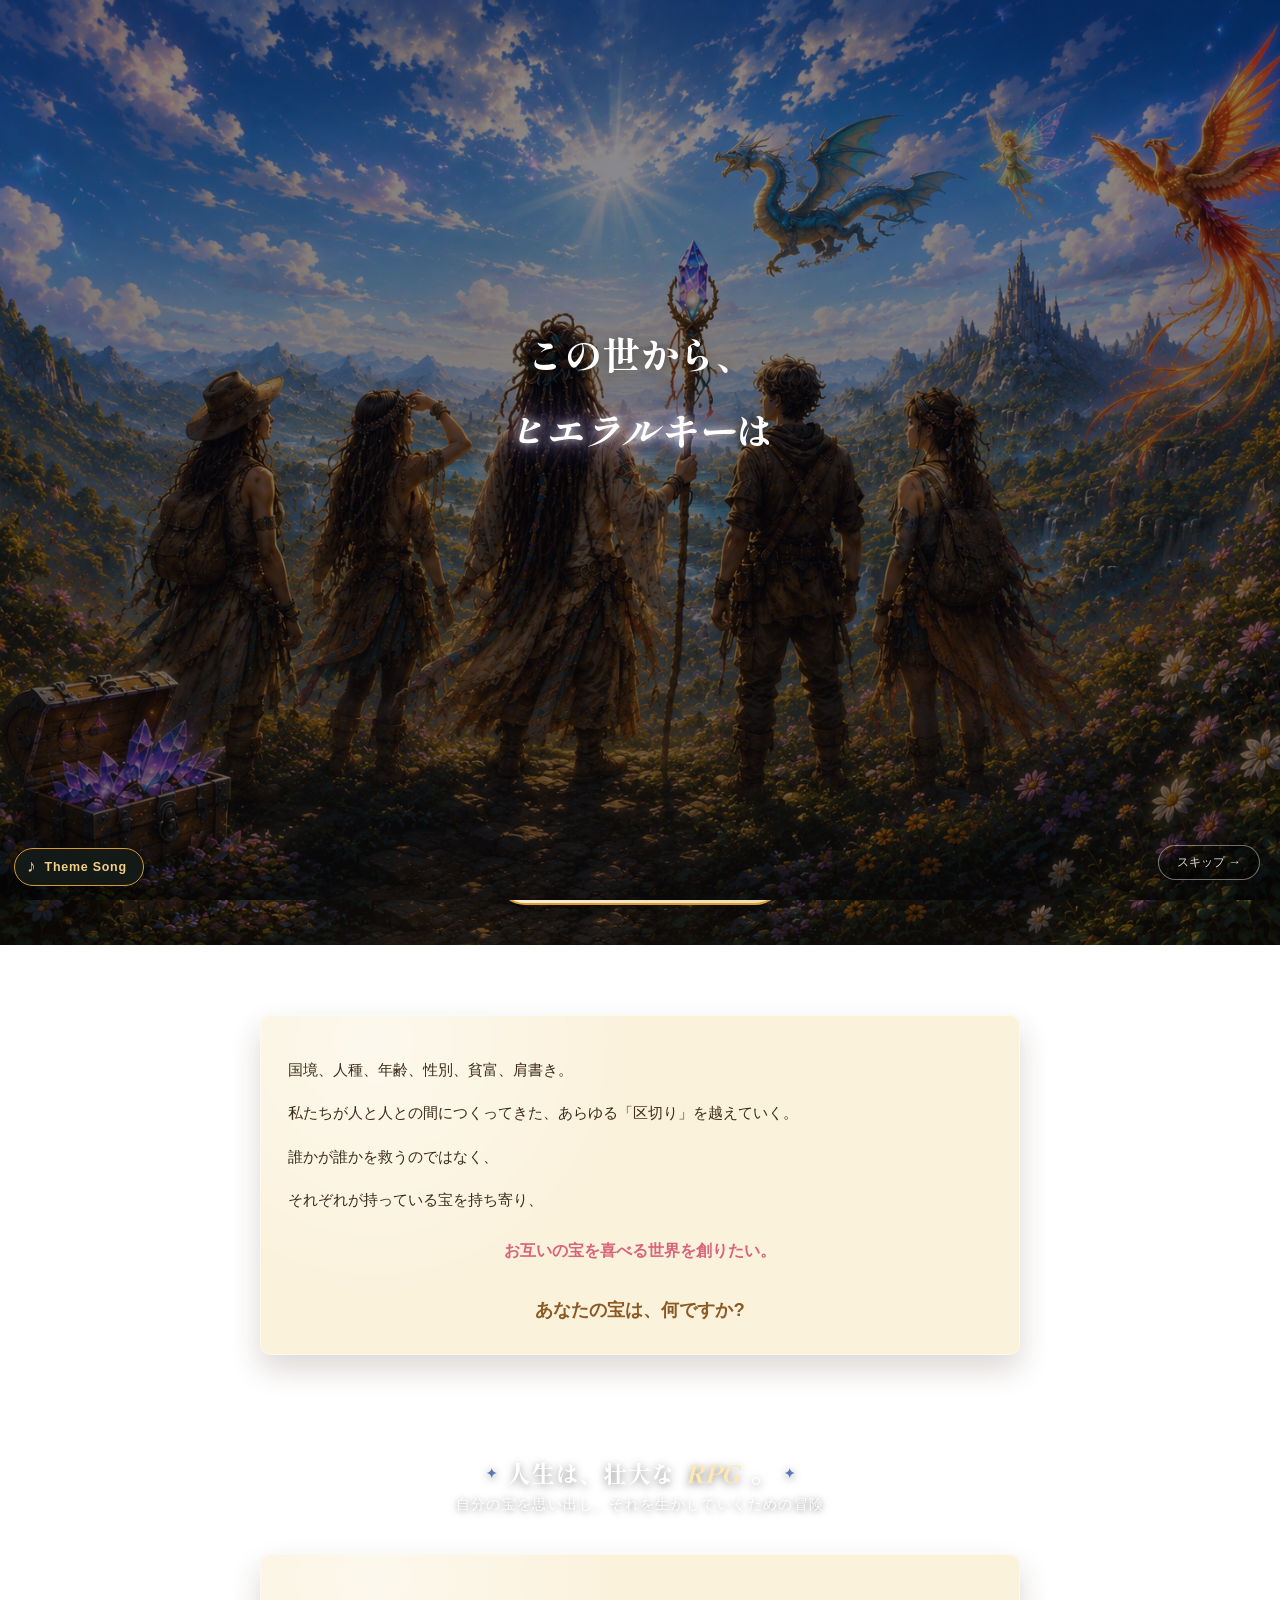
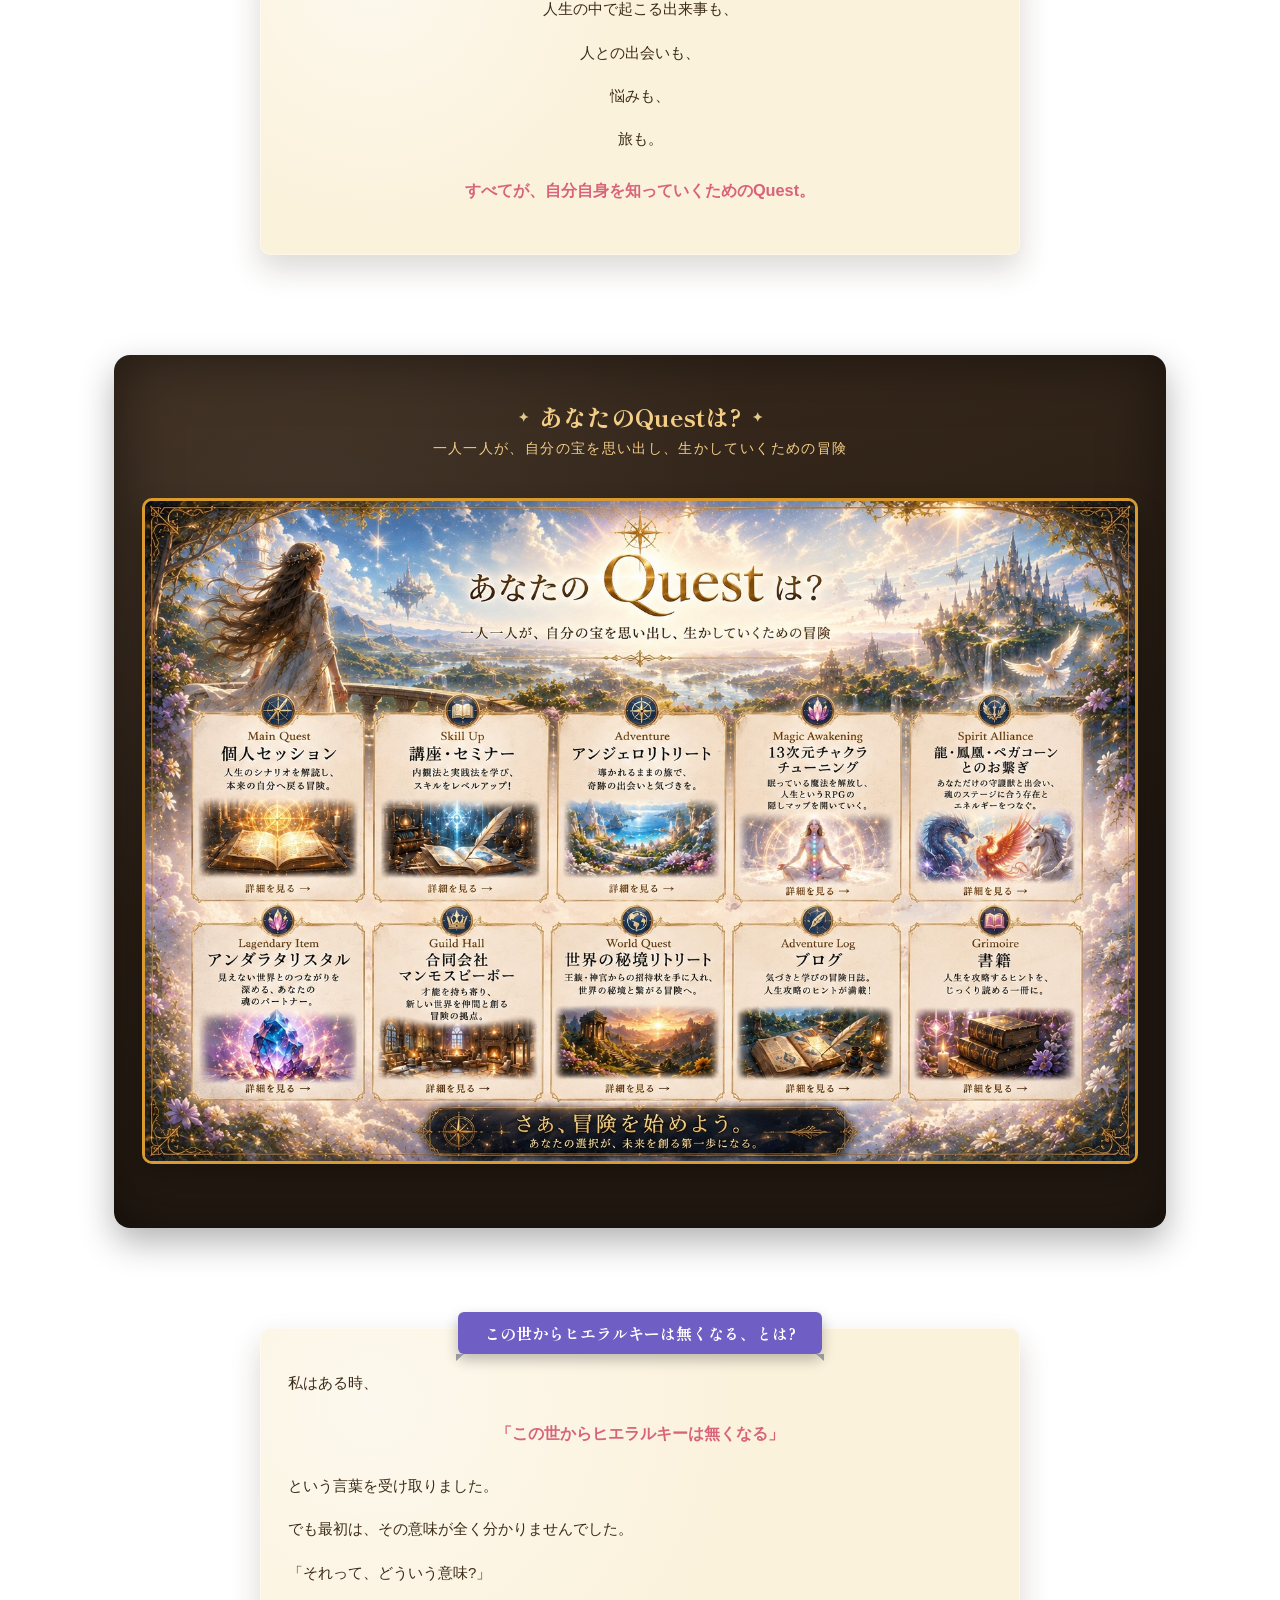
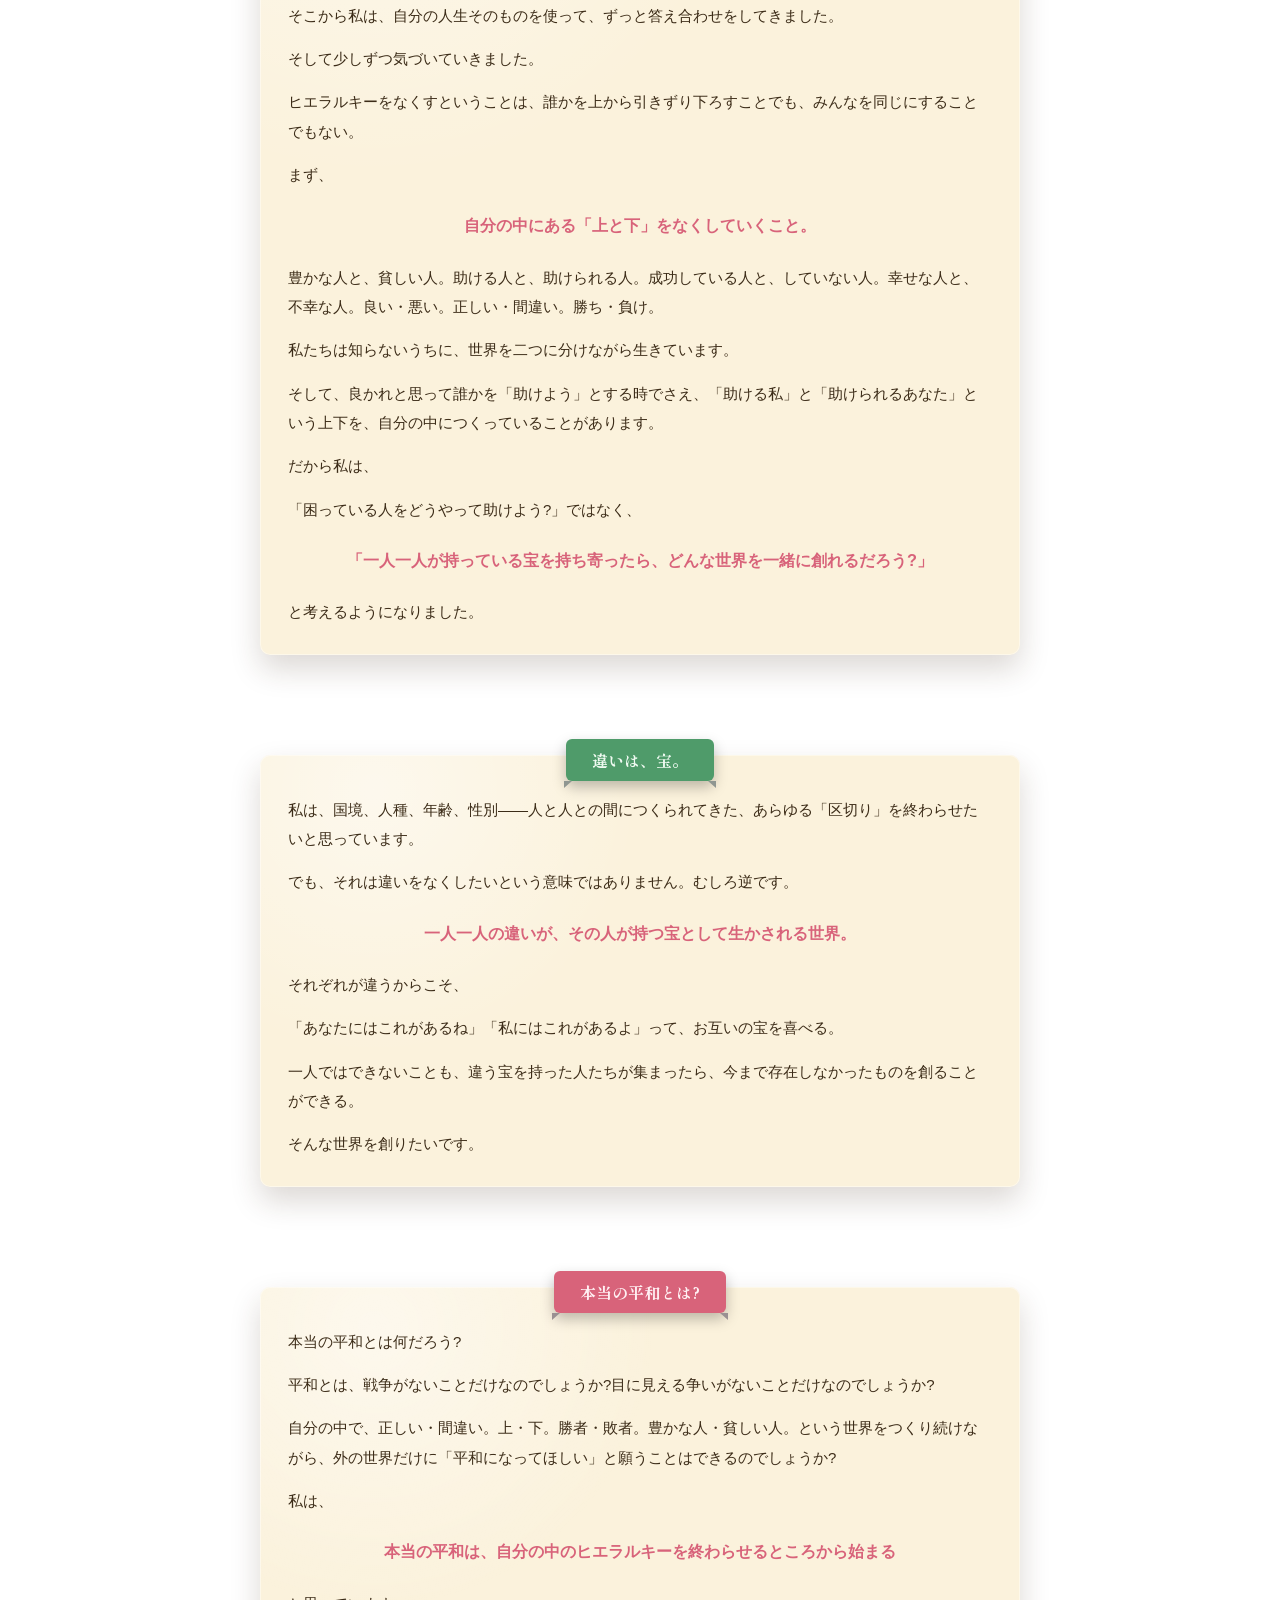
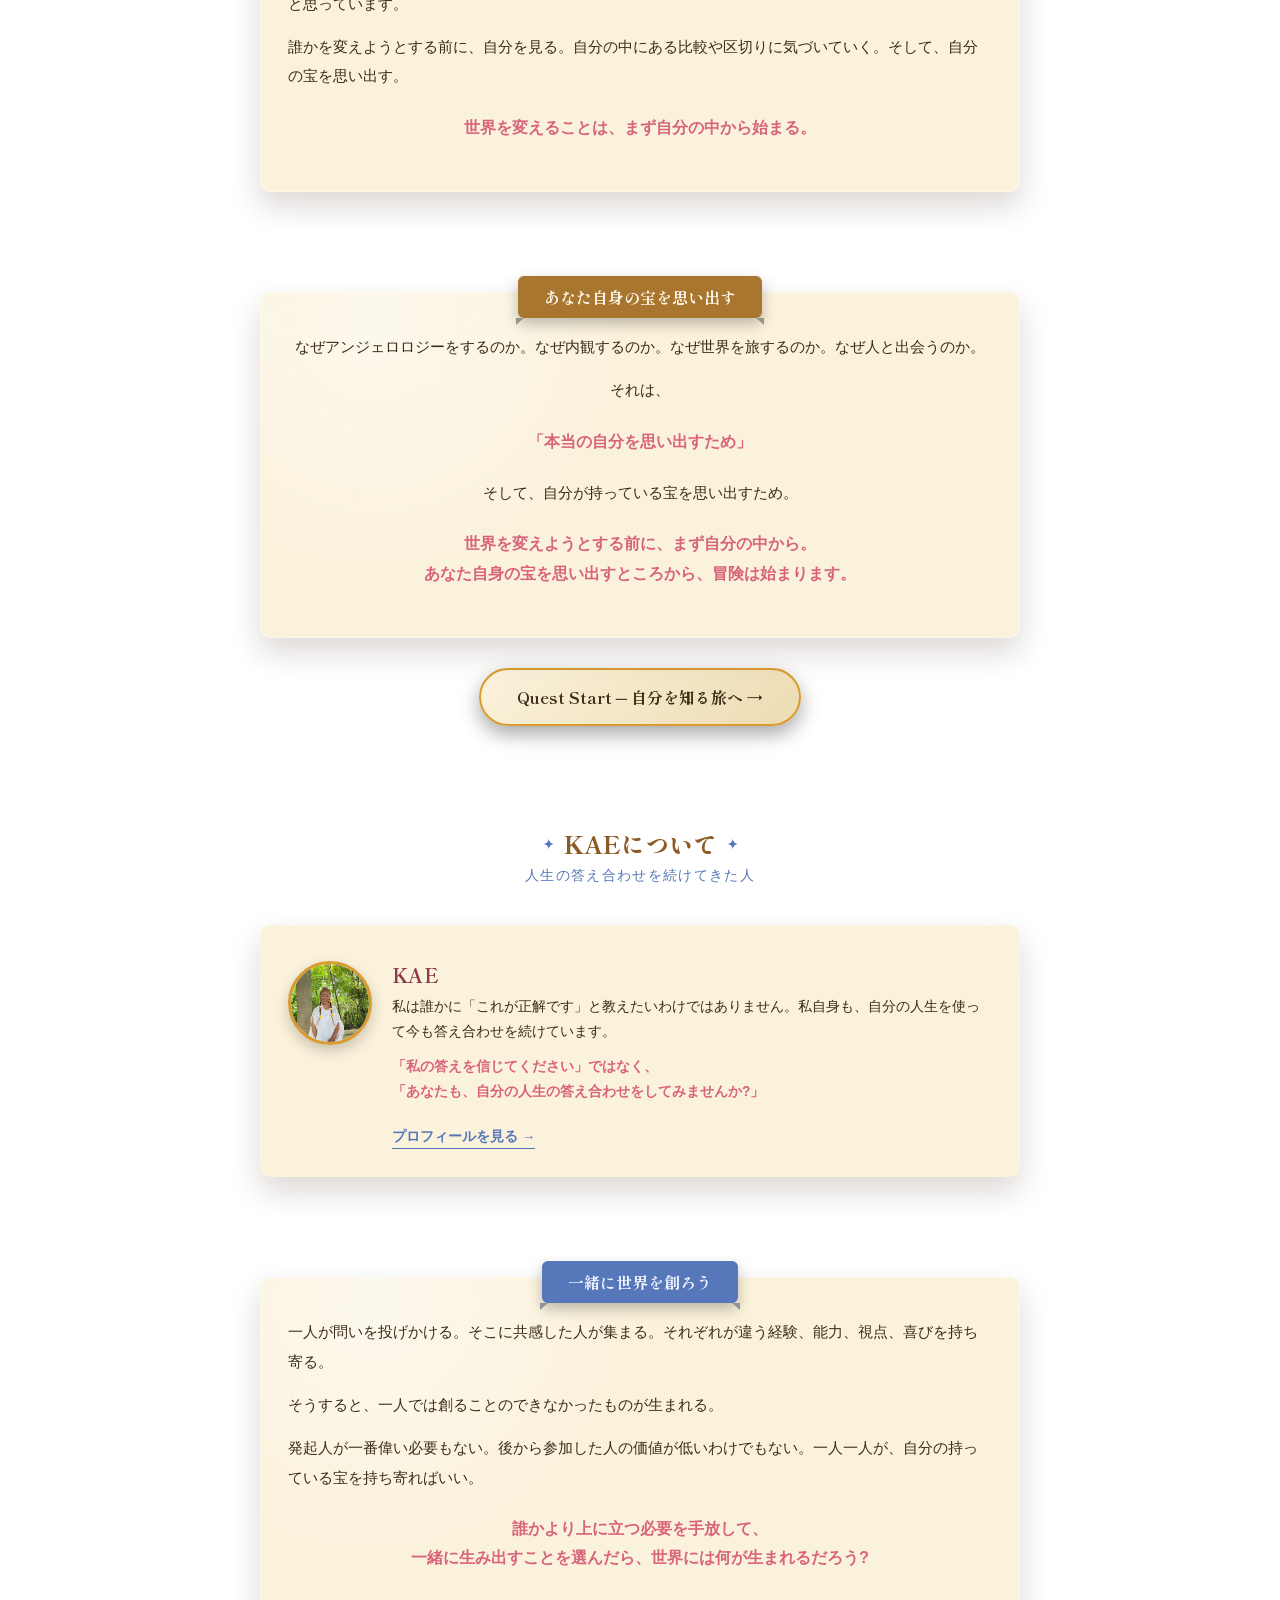
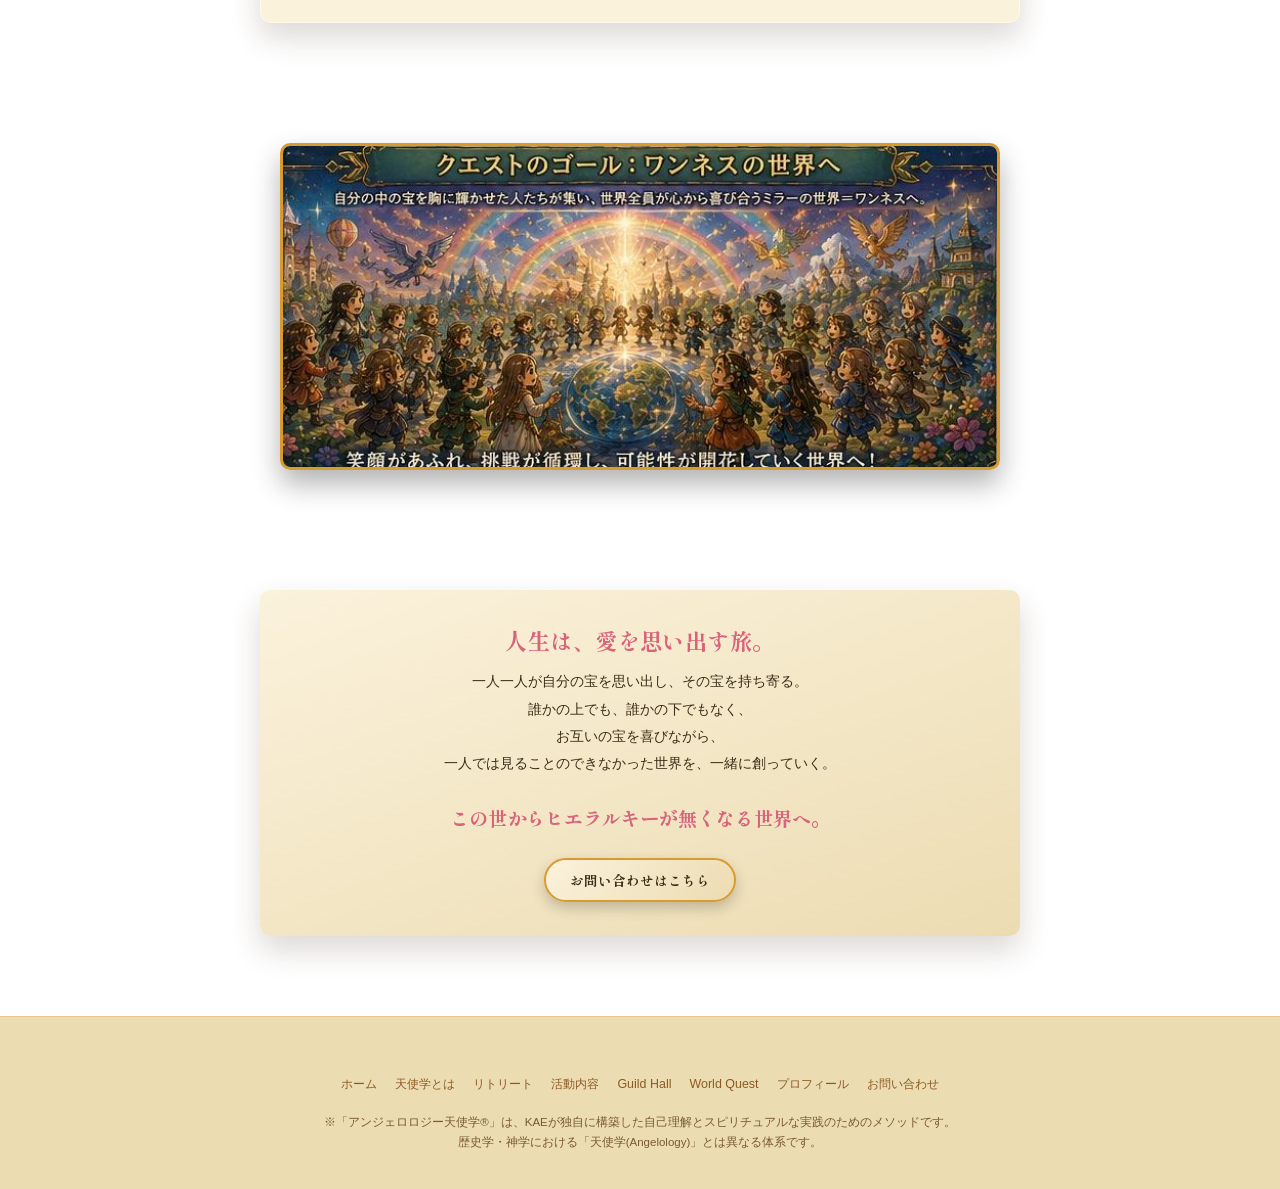
<file: index.html>
<!DOCTYPE html>
<html lang="ja">
<head>
<meta charset="UTF-8">
<meta name="viewport" content="width=device-width, initial-scale=1.0">
<title>アンジェロロジー天使学 | KAE</title>
<link rel="preconnect" href="https://fonts.googleapis.com">
<link href="https://fonts.googleapis.com/css2?family=Shippori+Mincho+B1:wght@500;600;800&family=Zen+Maru+Gothic:wght@400;500;700;900&display=swap" rel="stylesheet">
<link rel="stylesheet" href="styles.css">
<style>
  .quest-image-map{ position:relative; display:block; }
  .quest-image-map .lore-img{ display:block; }
  .quest-hotspot{
    position:absolute; display:block;
    background:transparent;
  }
  .quest-hotspot:hover{ background:rgba(255,255,255,.08); border-radius:8px; }

  /* ---------- Story intro overlay ---------- */
  body.story-lock{ overflow:hidden; height:100vh; }
  #story-overlay{
    position:fixed; inset:0; z-index:9999;
    background:url('hero.png') center/cover no-repeat;
    display:flex; align-items:center; justify-content:center;
    opacity:1; transition:opacity 1.1s ease;
  }
  #story-overlay::before{
    content:''; position:absolute; inset:0;
    background:linear-gradient(180deg, rgba(10,10,25,.45) 0%, rgba(10,8,10,.6) 100%);
  }
  #story-overlay.story-fade-out{ opacity:0; pointer-events:none; }
  .story-content{
    position:relative; z-index:2; max-width:680px; width:88%;
    text-align:center; padding:0 12px;
    min-height:220px; display:flex; align-items:center; justify-content:center;
  }
  .story-step{
    position:absolute; inset:0;
    display:flex; flex-direction:column; align-items:center; justify-content:center; gap:14px;
    opacity:0; visibility:hidden; transition:opacity .6s ease;
  }
  .story-step.active{ opacity:1; visibility:visible; position:relative; }
  .story-piece{
    opacity:0; transform:translateY(46px) scale(.82); filter:blur(7px);
    color:#fff; text-shadow:0 2px 14px rgba(0,0,0,.55);
    font-family:'Shippori Mincho B1',serif; font-weight:800;
    font-size:clamp(1.15rem, 4.2vw, 1.9rem); line-height:1.6;
  }
  .story-piece.show{
    animation:storyRise 1.7s cubic-bezier(.19,1,.22,1) forwards;
  }
  @keyframes storyRise{
    0%{ opacity:0; transform:translateY(46px) scale(.82); filter:blur(7px); }
    65%{ opacity:1; transform:translateY(-5px) scale(1.035); filter:blur(0); }
    100%{ opacity:1; transform:translateY(0) scale(1); filter:blur(0); }
  }
  .story-piece.small{ font-size:clamp(.85rem, 2.6vw, 1.05rem); font-weight:500; font-family:'Zen Maru Gothic',sans-serif; }
  .story-piece.tags{ font-size:clamp(1rem, 3.4vw, 1.4rem); }
  .story-piece.strong{ font-size:clamp(1.4rem, 5.2vw, 2.4rem); }
  .story-piece.quote{
    color:#ff9bb0; font-size:clamp(1.15rem, 3.8vw, 1.6rem);
    text-shadow:0 0 18px rgba(255,155,176,.55), 0 2px 10px rgba(0,0,0,.5);
  }
  .story-piece .rpg-glow{ font-style:italic; }
  .story-tag-row{ display:flex; flex-wrap:wrap; justify-content:center; gap:.5em; }
  #story-skip{
    position:fixed; right:20px; bottom:20px; z-index:10000;
    color:#fff; opacity:0; background:rgba(0,0,0,.35); border:1px solid rgba(255,255,255,.5);
    border-radius:999px; padding:8px 18px; font-size:.78rem; text-decoration:none;
    font-family:'Zen Maru Gothic',sans-serif; transition:opacity .6s ease;
  }
  #story-skip.show{ opacity:.85; }
  #story-skip:hover{ opacity:1; }
  @media (max-width:600px){
    .story-content{ width:92%; }
  }
</style>
</head>
<body>

<div id="story-overlay">
  <div class="story-content">

    <div class="story-step" data-step="1">
      <div class="story-piece strong" data-t="0">この世から、</div>
      <div class="story-piece strong" data-t="1120"><span class="rpg-glow">ヒエラルキー</span>は</div>
      <div class="story-piece strong" data-t="2400">無くなる。</div>
      <div class="story-piece small" data-t="4160">一人一人の違いが、<span class="accent">その人が持つ宝</span>として生かされる世界へ。</div>
    </div>

    <div class="story-step" data-step="2">
      <div class="story-tag-row">
        <div class="story-piece tags" data-t="0">国境、</div>
        <div class="story-piece tags" data-t="610">人種、</div>
        <div class="story-piece tags" data-t="1220">年齢、</div>
        <div class="story-piece tags" data-t="1820">性別、</div>
        <div class="story-piece tags" data-t="2430">貧富、</div>
        <div class="story-piece tags" data-t="3040">肩書き。</div>
      </div>
    </div>

    <div class="story-step" data-step="3">
      <div class="story-piece small" data-t="0" style="font-size:clamp(1rem,3.4vw,1.3rem);">
        私たちが人と人との間につくってきた、<br>あらゆる<span class="accent">「区切り」</span>を越えていく。
      </div>
    </div>

    <div class="story-step" data-step="4">
      <div class="story-piece" data-t="0">誰かが誰かを救うのではなく、</div>
    </div>

    <div class="story-step" data-step="5">
      <div class="story-piece" data-t="0">それぞれが持っている宝を持ち寄り、</div>
    </div>

    <div class="story-step" data-step="6">
      <div class="story-piece quote" data-t="0">お互いの宝を喜べる世界を創りたい。</div>
    </div>

    <div class="story-step" data-step="7">
      <div class="story-piece" data-t="0">あなたの宝は、何ですか?</div>
    </div>

    <div class="story-step" data-step="8">
      <div class="story-piece strong" data-t="0">人生は、壮大な</div>
      <div class="story-piece strong" data-t="1120"><span class="rpg-glow">RPG</span>。</div>
      <div class="story-piece small" data-t="2560">自分の宝を思い出し、それを生かしていくための冒険</div>
    </div>

    <div class="story-step" data-step="9">
      <div class="story-piece" data-t="0">人生の中で起こる出来事も、</div>
      <div class="story-piece" data-t="960">人との出会いも、</div>
      <div class="story-piece" data-t="1920">悩みも、</div>
      <div class="story-piece" data-t="2880">旅も。</div>
    </div>

    <div class="story-step" data-step="10">
      <div class="story-piece quote" data-t="0">すべてが、自分自身を知っていくためのQuest。</div>
    </div>

    <div class="story-step" data-step="11">
      <div class="story-piece strong" data-t="0">あなたの</div>
      <div class="story-piece strong" data-t="1120"><span class="accent">Quest</span>は?</div>
    </div>

  </div>
</div>
<a href="#quests" id="story-skip">スキップ →</a>


<nav>
  <div class="wrap">
    <a class="brand" href="index.html">
      <span class="brand-icon">🧭</span>
      <span class="brand-text">Angelology<small>アンジェロロジー天使学</small></span>
    </a>
    <button class="nav-toggle" aria-label="メニュー">☰</button>
            <ul class="menu-icons">
      <li><a href="angelology.html"><span class="ico">⚔️</span><span class="en">Quest Start</span><span class="jp">アンジェロロジー天使学</span></a></li>
      <li><a href="activity.html#session"><span class="ico">🗺️</span><span class="en">Main Quest</span><span class="jp">個人セッション</span></a></li>
      <li><a href="activity.html#seminar"><span class="ico">📚</span><span class="en">Skill Up</span><span class="jp">講座・セミナー</span></a></li>
      <li><a href="retreat.html"><span class="ico">🏕️</span><span class="en">Adventure</span><span class="jp">アンジェロリトリート</span></a></li>
      <li><a href="magic-awakening.html"><span class="ico">✨</span><span class="en">Magic Awakening</span><span class="jp">13次元チャクラチューニング</span></a></li>
      <li><a href="activity.html#spirit"><span class="ico">🐉</span><span class="en">Spirit Alliance</span><span class="jp">龍・鳳凰・ペガコーンとのお繋ぎ</span></a></li>
      <li><a href="legendary-item.html"><span class="ico">💎</span><span class="en">Legendary Item</span><span class="jp">アンダラクリスタル</span></a></li>
      <li><a href="guild.html"><span class="ico">🏰</span><span class="en">Guild Hall</span><span class="jp">合同会社マンモスピーポー</span></a></li>
      <li><a href="world.html"><span class="ico">🌍</span><span class="en">World Quest</span><span class="jp">世界の秘境リトリート</span></a></li>
      <li><a href="https://ameblo.jp/gardeniaspa/" target="_blank" rel="noopener"><span class="ico">📖</span><span class="en">Adventure Log</span><span class="jp">ブログ</span></a></li>
      <li><a href="activity.html#books"><span class="ico">📕</span><span class="en">Grimoire</span><span class="jp">書籍</span></a></li>
      <li><a href="voices.html"><span class="ico">👥</span><span class="en">Party Members</span><span class="jp">お客様の声</span></a></li>
      <li><a href="contact.html"><span class="ico">🤝</span><span class="en">Join the Party</span><span class="jp">お問い合わせ</span></a></li>
    </ul>
  </div>
</nav>

<!-- ① ファーストビュー -->
<header class="hero hero-flat">
  <div class="hero-text">
    <h1>この世から、<br><span class="rpg-glow">ヒエラルキー</span>は<br>無くなる。</h1>
    <p class="hero-lines">
      一人一人の違いが、<br>
      <span class="accent">その人が持つ宝</span>として生かされる世界へ。
    </p>
  </div>
  <a class="cta" href="#manifesto">この世界を一緒に冒険する →</a>
</header>

<main class="wrap">

  <!-- ①続き:マニフェスト -->
  <section id="manifesto">
    <div class="card quest-copy" style="max-width:760px;margin:0 auto;">
      <p>国境、人種、年齢、性別、貧富、肩書き。</p>
      <p>私たちが人と人との間につくってきた、あらゆる「区切り」を越えていく。</p>
      <p>誰かが誰かを救うのではなく、</p>
      <p>それぞれが持っている宝を持ち寄り、</p>
      <p class="quote-line">お互いの宝を喜べる世界を創りたい。</p>
      <p style="text-align:center; font-size:1.15rem; font-weight:800; color:#8c5a24; margin-top:26px;">あなたの宝は、何ですか?</p>
    </div>
  </section>

  <!-- ② 人生は、壮大なRPG -->
  <section id="rpg" style="text-align:center;">
    <div class="section-head">
      <div class="section-tag" style="color:#fff; text-shadow:0 2px 8px rgba(0,0,0,.5);">人生は、壮大な<span class="rpg-glow" style="color:#ffe9b0; text-shadow:0 2px 8px rgba(0,0,0,.5);">RPG</span>。</div>
      <div class="section-note" style="color:#fff; text-shadow:0 1px 6px rgba(0,0,0,.5);">自分の宝を思い出し、それを生かしていくための冒険</div>
    </div>
    <div class="card quest-copy" style="max-width:760px;margin:0 auto;">
      <p>人生の中で起こる出来事も、</p>
      <p>人との出会いも、</p>
      <p>悩みも、</p>
      <p>旅も。</p>
      <p class="quote-line">すべてが、自分自身を知っていくためのQuest。</p>
    </div>
  </section>

  <!-- ③ あなたのQuestは? -->
  <section id="quests">
    <div class="quest-section-wrap">
      <div class="section-head">
        <div class="section-tag">あなたのQuestは?</div>
        <div class="section-note">一人一人が、自分の宝を思い出し、生かしていくための冒険</div>
      </div>

      <div class="quest-image-map">
        <img class="lore-img full" src="img-quest-menu.jpg" alt="あなたのQuestは? ─ Main Quest, Skill Up, Adventure, Magic Awakening, Spirit Alliance, Legendary Item, Guild Hall, World Quest, Adventure Log, Grimoire">

        <a href="activity.html#session" class="quest-hotspot" style="left:1%; top:30%; width:18.5%; height:29%;" aria-label="Main Quest 個人セッション"></a>
        <a href="activity.html#seminar" class="quest-hotspot" style="left:20.5%; top:30%; width:18.5%; height:29%;" aria-label="Skill Up 講座・セミナー"></a>
        <a href="retreat.html" class="quest-hotspot" style="left:40%; top:30%; width:18.5%; height:29%;" aria-label="Adventure アンジェロリトリート"></a>
        <a href="magic-awakening.html" class="quest-hotspot" style="left:59.5%; top:30%; width:18.5%; height:29%;" aria-label="Magic Awakening 13次元チャクラチューニング"></a>
        <a href="activity.html#spirit" class="quest-hotspot" style="left:79%; top:30%; width:19%; height:29%;" aria-label="Spirit Alliance 龍・鳳凰・ペガコーンとのお繋ぎ"></a>

        <a href="legendary-item.html" class="quest-hotspot" style="left:1%; top:61%; width:18.5%; height:29%;" aria-label="Legendary Item アンダラクリスタル"></a>
        <a href="guild.html" class="quest-hotspot" style="left:20.5%; top:61%; width:18.5%; height:29%;" aria-label="Guild Hall 合同会社マンモスピーポー"></a>
        <a href="world.html" class="quest-hotspot" style="left:40%; top:61%; width:18.5%; height:29%;" aria-label="World Quest 世界の秘境リトリート"></a>
        <a href="https://ameblo.jp/gardeniaspa/" target="_blank" rel="noopener" class="quest-hotspot" style="left:59.5%; top:61%; width:18.5%; height:29%;" aria-label="Adventure Log ブログ"></a>
        <a href="activity.html#books" class="quest-hotspot" style="left:79%; top:61%; width:19%; height:29%;" aria-label="Grimoire 書籍"></a>
      </div>
    </div>
  </section>

  <!-- ④ この世からヒエラルキーは無くなる、とは? -->
  <section id="hierarchy">
    <div class="card quest-copy" style="max-width:760px;margin:0 auto;">
      <div class="ribbon purple">この世からヒエラルキーは無くなる、とは?</div>
      <p>私はある時、</p>
      <p class="quote-line">「この世からヒエラルキーは無くなる」</p>
      <p>という言葉を受け取りました。</p>
      <p>でも最初は、その意味が全く分かりませんでした。</p>
      <p>「それって、どういう意味?」</p>
      <p>そこから私は、自分の人生そのものを使って、ずっと答え合わせをしてきました。</p>
      <p>そして少しずつ気づいていきました。</p>
      <p>ヒエラルキーをなくすということは、誰かを上から引きずり下ろすことでも、みんなを同じにすることでもない。</p>
      <p>まず、</p>
      <p class="quote-line">自分の中にある「上と下」をなくしていくこと。</p>
      <p>豊かな人と、貧しい人。助ける人と、助けられる人。成功している人と、していない人。幸せな人と、不幸な人。良い・悪い。正しい・間違い。勝ち・負け。</p>
      <p>私たちは知らないうちに、世界を二つに分けながら生きています。</p>
      <p>そして、良かれと思って誰かを「助けよう」とする時でさえ、「助ける私」と「助けられるあなた」という上下を、自分の中につくっていることがあります。</p>
      <p>だから私は、</p>
      <p>「困っている人をどうやって助けよう?」ではなく、</p>
      <p class="quote-line">「一人一人が持っている宝を持ち寄ったら、どんな世界を一緒に創れるだろう?」</p>
      <p>と考えるようになりました。</p>
    </div>
  </section>

  <!-- ⑤ 違いは、宝。 -->
  <section id="treasure">
    <div class="card quest-copy" style="max-width:760px;margin:0 auto;">
      <div class="ribbon green">違いは、宝。</div>
      <p>私は、国境、人種、年齢、性別――人と人との間につくられてきた、あらゆる「区切り」を終わらせたいと思っています。</p>
      <p>でも、それは違いをなくしたいという意味ではありません。むしろ逆です。</p>
      <p class="quote-line">一人一人の違いが、その人が持つ宝として生かされる世界。</p>
      <p>それぞれが違うからこそ、</p>
      <p>「あなたにはこれがあるね」「私にはこれがあるよ」って、お互いの宝を喜べる。</p>
      <p>一人ではできないことも、違う宝を持った人たちが集まったら、今まで存在しなかったものを創ることができる。</p>
      <p>そんな世界を創りたいです。</p>
    </div>
  </section>

  <!-- ⑥ 本当の平和とは? -->
  <section id="peace">
    <div class="card quest-copy" style="max-width:760px;margin:0 auto;">
      <div class="ribbon red">本当の平和とは?</div>
      <p>本当の平和とは何だろう?</p>
      <p>平和とは、戦争がないことだけなのでしょうか?目に見える争いがないことだけなのでしょうか?</p>
      <p>自分の中で、正しい・間違い。上・下。勝者・敗者。豊かな人・貧しい人。という世界をつくり続けながら、外の世界だけに「平和になってほしい」と願うことはできるのでしょうか?</p>
      <p>私は、</p>
      <p class="quote-line">本当の平和は、自分の中のヒエラルキーを終わらせるところから始まる</p>
      <p>と思っています。</p>
      <p>誰かを変えようとする前に、自分を見る。自分の中にある比較や区切りに気づいていく。そして、自分の宝を思い出す。</p>
      <p class="quote-line">世界を変えることは、まず自分の中から始まる。</p>
    </div>
  </section>

  <!-- ⑦ あなた自身の宝を思い出す -->
  <section id="remember" style="text-align:center;">
    <div class="card quest-copy" style="max-width:760px;margin:0 auto;">
      <div class="ribbon brown">あなた自身の宝を思い出す</div>
      <p>なぜアンジェロロジーをするのか。なぜ内観するのか。なぜ世界を旅するのか。なぜ人と出会うのか。</p>
      <p>それは、</p>
      <p class="quote-line">「本当の自分を思い出すため」</p>
      <p>そして、自分が持っている宝を思い出すため。</p>
      <p class="quote-line">世界を変えようとする前に、まず自分の中から。<br>あなた自身の宝を思い出すところから、冒険は始まります。</p>
    </div>
    <a class="cta" href="angelology.html" style="margin-top:30px;">Quest Start ─ 自分を知る旅へ →</a>
  </section>

  <!-- ⑧ KAEについて -->
  <section id="kae-section">
    <div class="section-head">
      <div class="section-tag">KAEについて</div>
      <div class="section-note">人生の答え合わせを続けてきた人</div>
    </div>
    <div class="kae-card" style="max-width:760px;margin:0 auto;">
      <img class="kae-photo" src="kae-photo.jpg" alt="KAE">
      <div>
        <h3>KAE</h3>
        <p>私は誰かに「これが正解です」と教えたいわけではありません。私自身も、自分の人生を使って今も答え合わせを続けています。</p>
        <p style="font-weight:800; color:var(--ribbon-red);">「私の答えを信じてください」ではなく、<br>「あなたも、自分の人生の答え合わせをしてみませんか?」</p>
        <a class="card-link" href="profile.html">プロフィールを見る →</a>
      </div>
    </div>
  </section>

  <!-- ⑨ 一緒に世界を創ろう -->
  <section id="cocreate">
    <div class="card quest-copy" style="max-width:760px;margin:0 auto;">
      <div class="ribbon blue">一緒に世界を創ろう</div>
      <p>一人が問いを投げかける。そこに共感した人が集まる。それぞれが違う経験、能力、視点、喜びを持ち寄る。</p>
      <p>そうすると、一人では創ることのできなかったものが生まれる。</p>
      <p>発起人が一番偉い必要もない。後から参加した人の価値が低いわけでもない。一人一人が、自分の持っている宝を持ち寄ればいい。</p>
      <p class="quote-line">誰かより上に立つ必要を手放して、<br>一緒に生み出すことを選んだら、世界には何が生まれるだろう?</p>
    </div>
  </section>

  <!-- ⑩ HPの最後 -->
  <section style="text-align:center;">
    <img class="lore-img wide" src="img-oneness.jpg" alt="クエストのゴール:ワンネスの世界へ ─ 自分の中の宝を胸に輝かせた人たちが集い、世界全員が心から喜び合うミラーの世界=ワンネスへ。">
  </section>

  <section id="finale">
    <div class="closing" style="max-width:760px;margin:0 auto;">
      <h3>人生は、愛を思い出す旅。</h3>
      <p>
        一人一人が自分の宝を思い出し、その宝を持ち寄る。<br>
        誰かの上でも、誰かの下でもなく、<br>
        お互いの宝を喜びながら、<br>
        一人では見ることのできなかった世界を、一緒に創っていく。
      </p>
      <p style="margin-top:22px; font-size:1.2rem; font-weight:800; color:var(--ribbon-red); font-family:'Shippori Mincho B1',serif;">
        この世からヒエラルキーが無くなる世界へ。
      </p>
      <a class="cta small" href="contact.html" style="margin-top:22px;">お問い合わせはこちら</a>
    </div>
  </section>

</main>

<footer>
  <div class="foot-nav">
    <a href="index.html">ホーム</a>
    <a href="angelology.html">天使学とは</a>
    <a href="retreat.html">リトリート</a>
    <a href="activity.html">活動内容</a>
    <a href="guild.html">Guild Hall</a>
    <a href="world.html">World Quest</a>
    <a href="profile.html">プロフィール</a>
    <a href="contact.html">お問い合わせ</a>
  </div>
  ※「アンジェロロジー天使学®」は、KAEが独自に構築した自己理解とスピリチュアルな実践のためのメソッドです。<br>
  歴史学・神学における「天使学(Angelology)」とは異なる体系です。
</footer>

<script src="nav.js"></script>
<script>
(function(){
  var overlay = document.getElementById('story-overlay');
  var skipBtn = document.getElementById('story-skip');
  if(!overlay) return;

  document.body.classList.add('story-lock');

  var steps = Array.prototype.slice.call(overlay.querySelectorAll('.story-step'));
  // [holdAfterPiecesMs] per step, tuned for a slow, cinematic pace.
  var holds = [2240, 1920, 2880, 1120, 1120, 2560, 3520, 1920, 1440, 2400, 2240];
  var stepIndex = -1;
  var finished = false;
  var timeouts = [];

  function clearAllTimers(){
    timeouts.forEach(function(t){ clearTimeout(t); });
    timeouts = [];
  }

  function runStep(i){
    if(finished) return;
    steps.forEach(function(s){ s.classList.remove('active'); });
    var step = steps[i];
    if(!step) return;
    step.classList.add('active');

    var pieces = Array.prototype.slice.call(step.querySelectorAll('.story-piece'));
    var maxT = 0;
    pieces.forEach(function(p){
      p.classList.remove('show');
      var t = parseInt(p.getAttribute('data-t'), 10) || 0;
      if(t > maxT) maxT = t;
      timeouts.push(setTimeout(function(){ p.classList.add('show'); }, t));
    });

    var hold = holds[i] || 1200;
    var pieceRevealDuration = 1700;
    var totalWait = maxT + pieceRevealDuration + hold;

    timeouts.push(setTimeout(function(){
      if(i + 1 < steps.length){
        runStep(i + 1);
      } else {
        endIntro();
      }
    }, totalWait));
  }

  function endIntro(){
    if(finished) return;
    finished = true;
    clearAllTimers();
    if(skipBtn) skipBtn.classList.remove('show');
    overlay.classList.add('story-fade-out');
    var questSection = document.getElementById('quests');
    setTimeout(function(){
      document.body.classList.remove('story-lock');
      if(questSection){
        questSection.scrollIntoView({behavior:'smooth', block:'start'});
      }
      setTimeout(function(){
        if(overlay && overlay.parentNode){ overlay.remove(); }
      }, 800);
    }, 300);
  }

  function skipIntro(e){
    if(e) e.preventDefault();
    endIntro();
  }

  if(skipBtn){
    setTimeout(function(){ skipBtn.classList.add('show'); }, 2500);
    skipBtn.addEventListener('click', skipIntro);
  }

  // Background-only for the first 5 seconds, then begin the sequence.
  timeouts.push(setTimeout(function(){ runStep(0); }, 6000));
})();
</script>
<script src="bgm.js"></script>
</body>
</html>
</file>
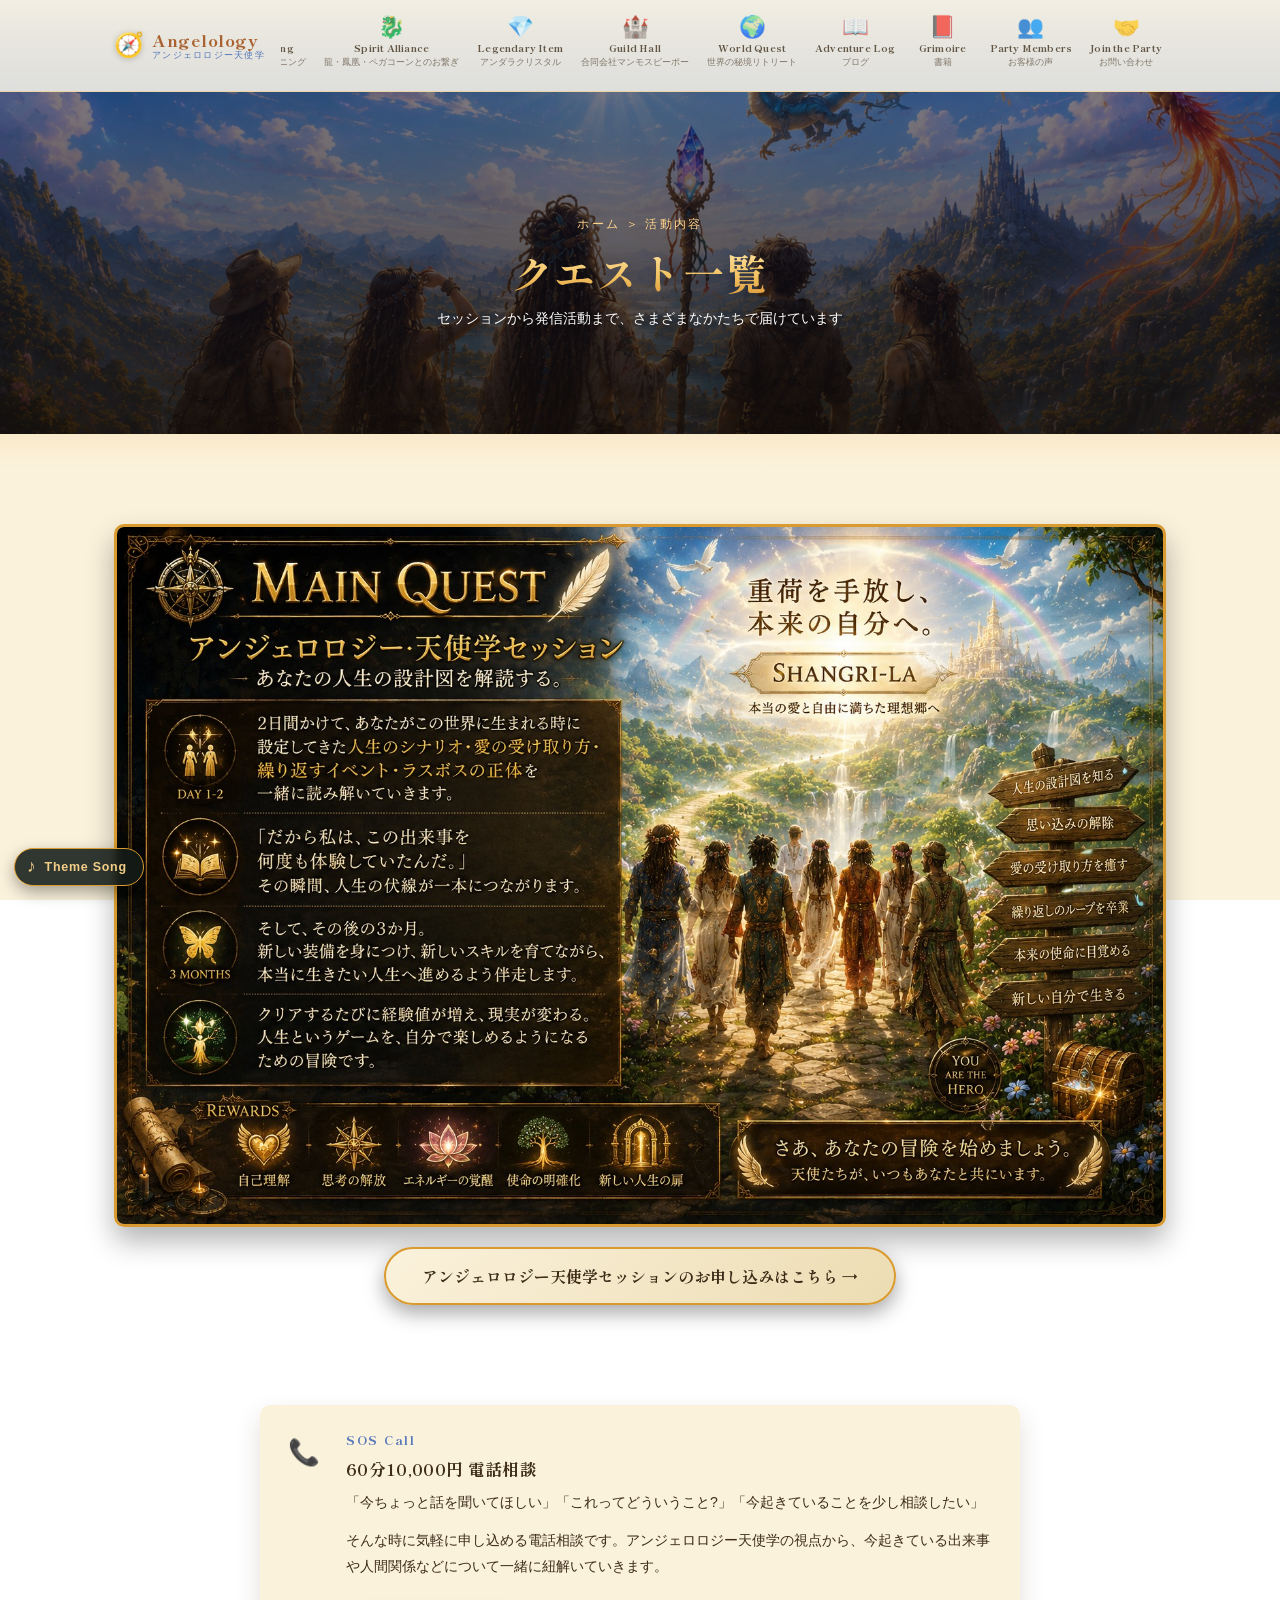
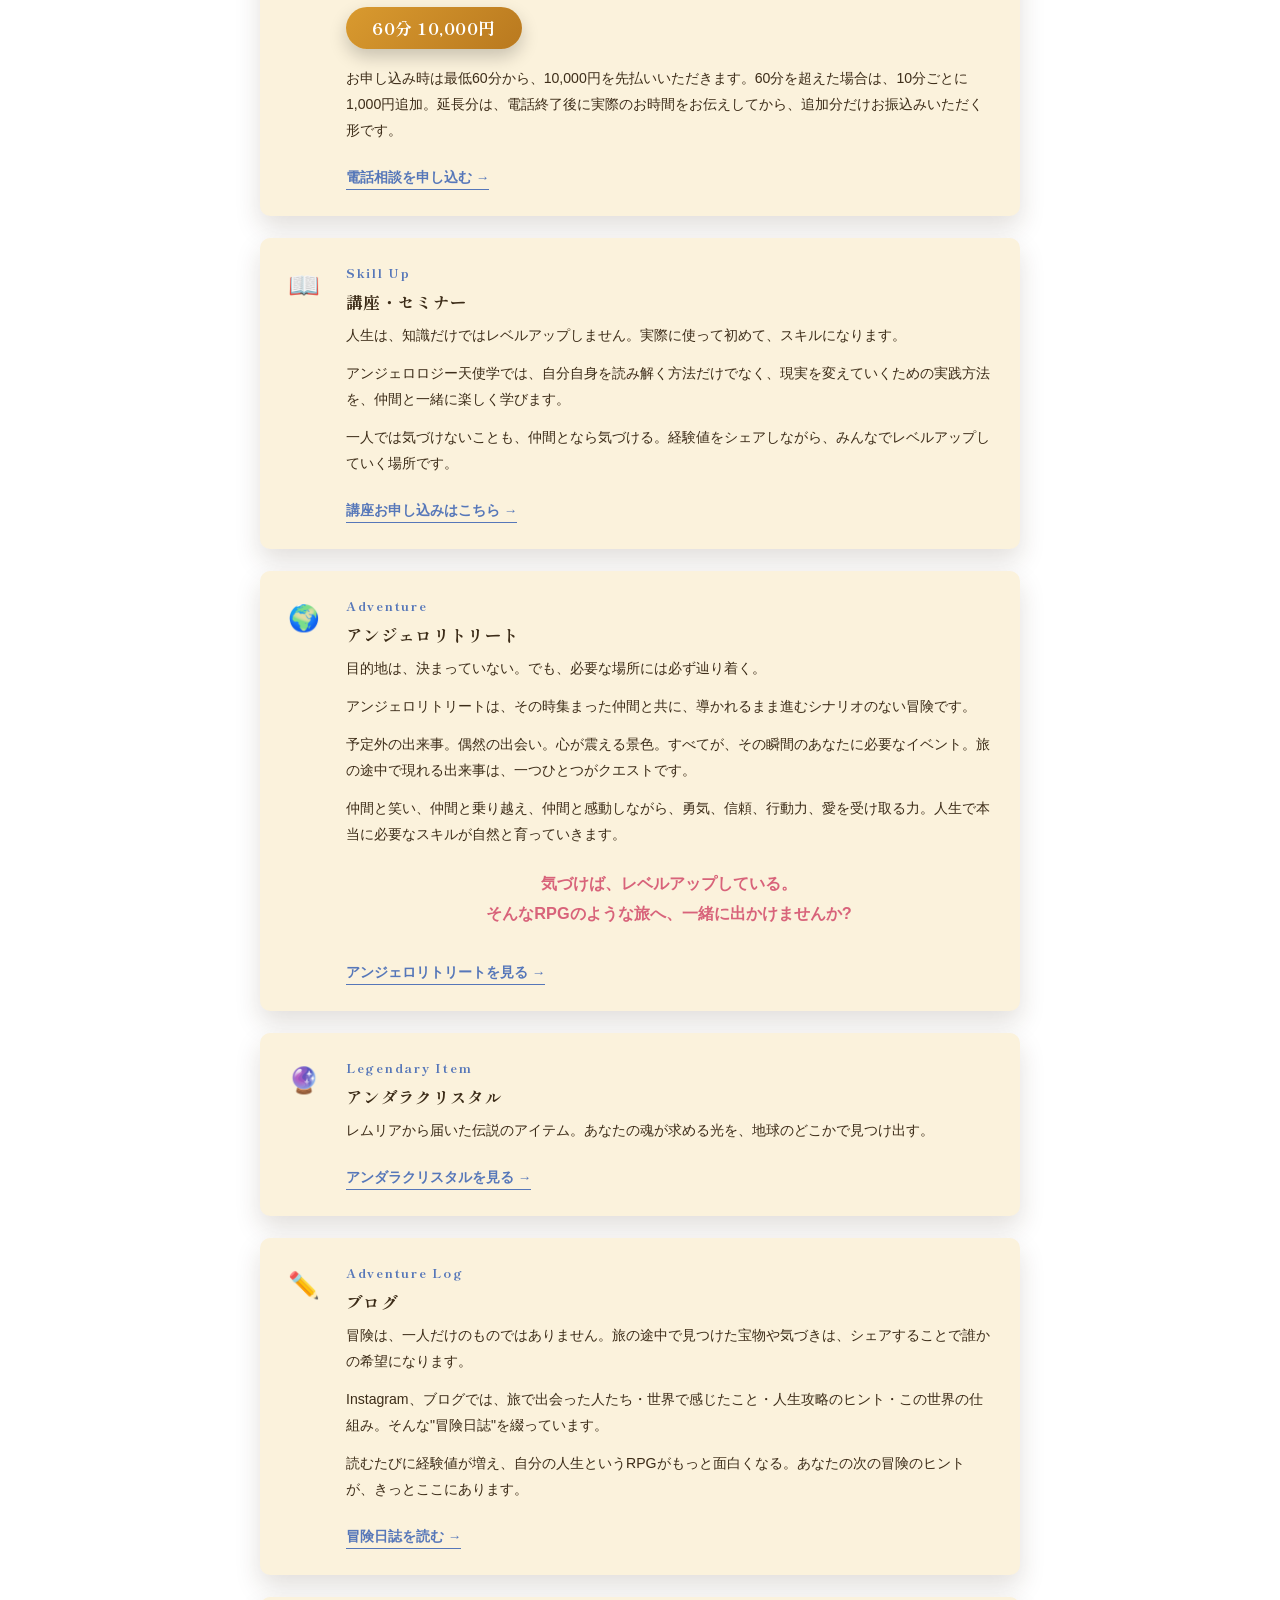
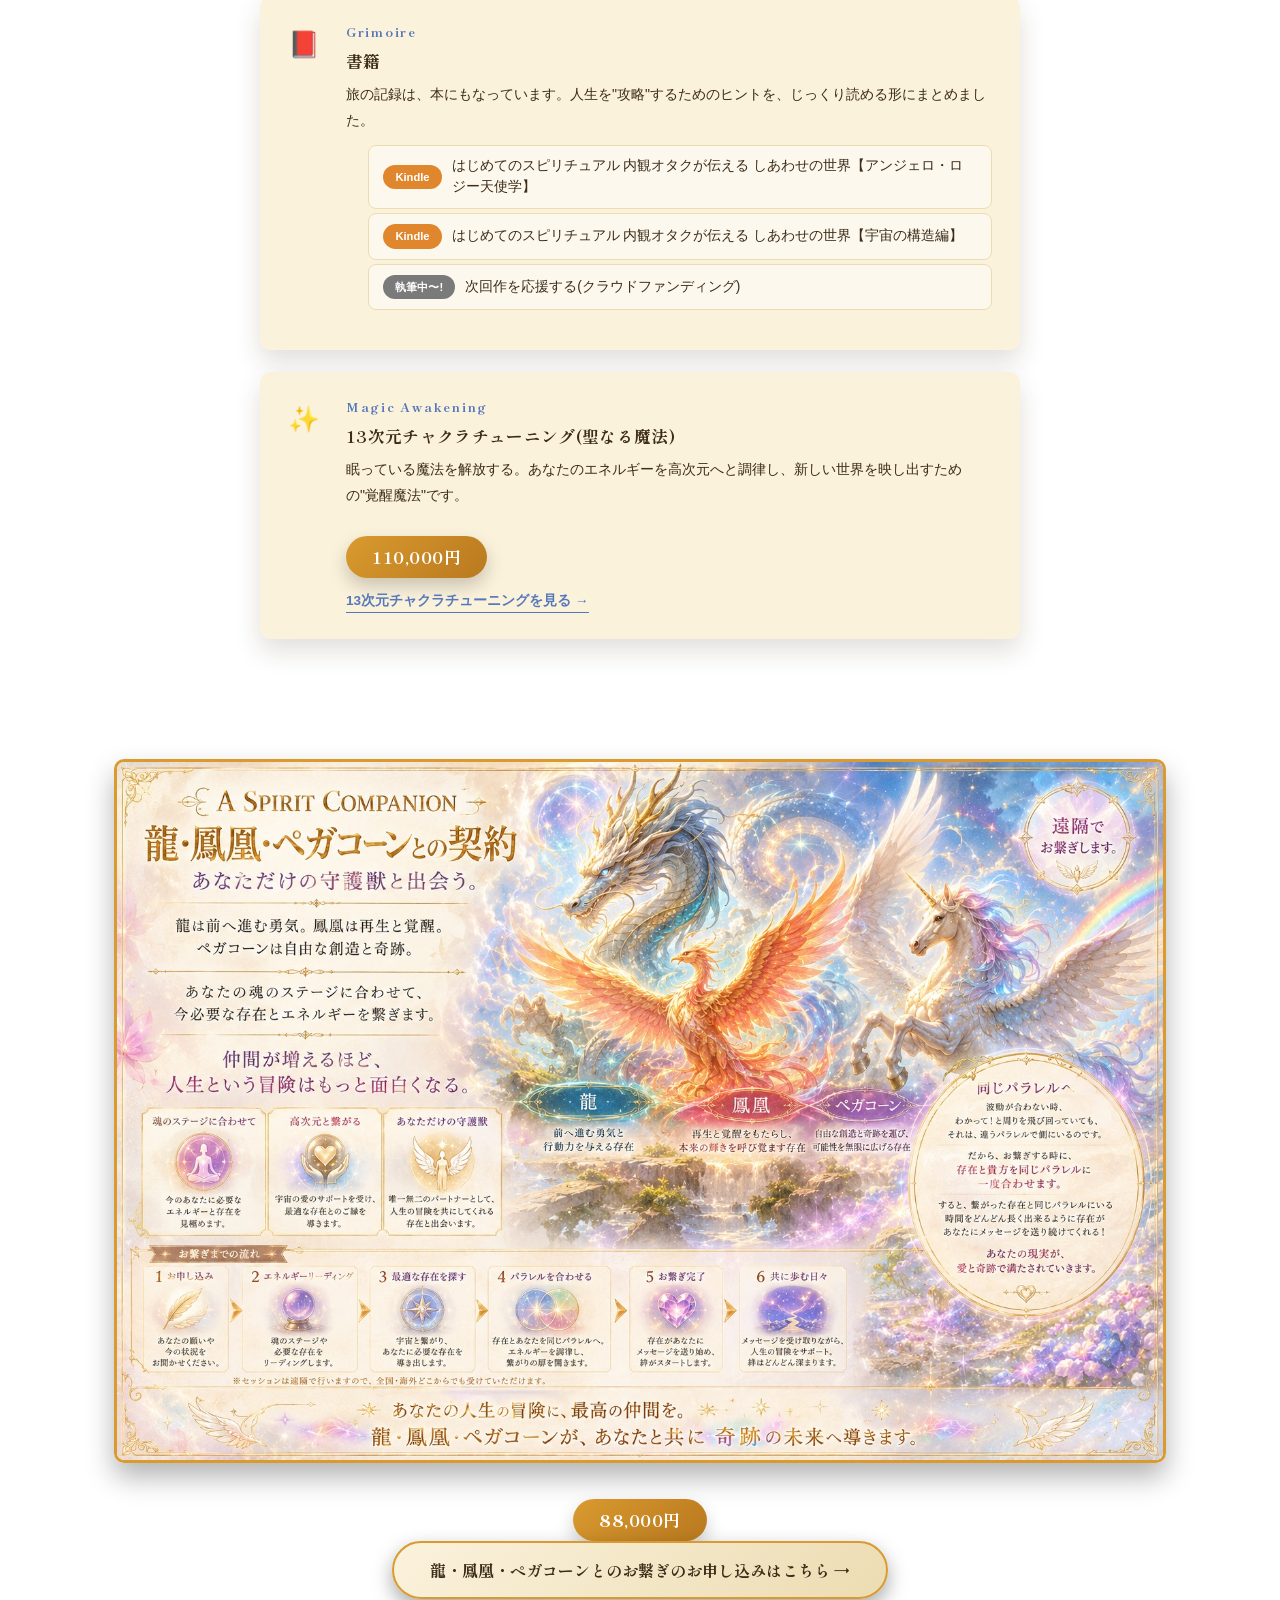
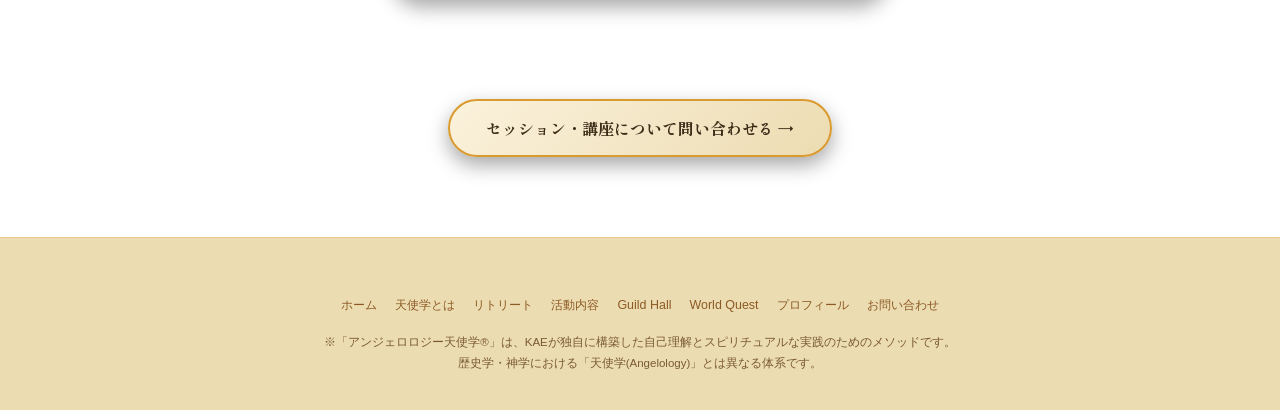
<file: activity.html>
<!DOCTYPE html>
<html lang="ja">
<head>
<meta charset="UTF-8">
<meta name="viewport" content="width=device-width, initial-scale=1.0">
<title>活動内容 | アンジェロロジー天使学</title>
<link rel="preconnect" href="https://fonts.googleapis.com">
<link href="https://fonts.googleapis.com/css2?family=Shippori+Mincho+B1:wght@500;600;800&family=Zen+Maru+Gothic:wght@400;500;700;900&display=swap" rel="stylesheet">
<link rel="stylesheet" href="styles.css">
</head>
<body>

<nav>
  <div class="wrap">
    <a class="brand" href="index.html">
      <span class="brand-icon">🧭</span>
      <span class="brand-text">Angelology<small>アンジェロロジー天使学</small></span>
    </a>
    <button class="nav-toggle" aria-label="メニュー">☰</button>
            <ul class="menu-icons">
      <li><a href="angelology.html"><span class="ico">⚔️</span><span class="en">Quest Start</span><span class="jp">アンジェロロジー天使学</span></a></li>
      <li><a href="activity.html#session"><span class="ico">🗺️</span><span class="en">Main Quest</span><span class="jp">個人セッション</span></a></li>
      <li><a href="activity.html#seminar"><span class="ico">📚</span><span class="en">Skill Up</span><span class="jp">講座・セミナー</span></a></li>
      <li><a href="retreat.html"><span class="ico">🏕️</span><span class="en">Adventure</span><span class="jp">アンジェロリトリート</span></a></li>
      <li><a href="magic-awakening.html"><span class="ico">✨</span><span class="en">Magic Awakening</span><span class="jp">13次元チャクラチューニング</span></a></li>
      <li><a href="activity.html#spirit"><span class="ico">🐉</span><span class="en">Spirit Alliance</span><span class="jp">龍・鳳凰・ペガコーンとのお繋ぎ</span></a></li>
      <li><a href="legendary-item.html"><span class="ico">💎</span><span class="en">Legendary Item</span><span class="jp">アンダラクリスタル</span></a></li>
      <li><a href="guild.html"><span class="ico">🏰</span><span class="en">Guild Hall</span><span class="jp">合同会社マンモスピーポー</span></a></li>
      <li><a href="world.html"><span class="ico">🌍</span><span class="en">World Quest</span><span class="jp">世界の秘境リトリート</span></a></li>
      <li><a href="https://ameblo.jp/gardeniaspa/" target="_blank" rel="noopener"><span class="ico">📖</span><span class="en">Adventure Log</span><span class="jp">ブログ</span></a></li>
      <li><a href="activity.html#books"><span class="ico">📕</span><span class="en">Grimoire</span><span class="jp">書籍</span></a></li>
      <li><a href="voices.html"><span class="ico">👥</span><span class="en">Party Members</span><span class="jp">お客様の声</span></a></li>
      <li><a href="contact.html"><span class="ico">🤝</span><span class="en">Join the Party</span><span class="jp">お問い合わせ</span></a></li>
    </ul>
  </div>
</nav>

<header class="page-banner">
  <div class="crumb">ホーム ＞ 活動内容</div>
  <h1>クエスト一覧</h1>
  <p>セッションから発信活動まで、さまざまなかたちで届けています</p>
</header>

<main class="wrap">

  <section id="session" style="text-align:center; scroll-margin-top:110px;">
    <img class="lore-img full" src="img-main-quest.jpg" alt="Main Quest ─ アンジェロロジー・天使学セッション。重荷を手放し、本来の自分へ。SHANGRI-LA">
    <a class="cta" href="contact.html?subject=session">アンジェロロジー天使学セッションのお申し込みはこちら →</a>
  </section>

  <section>
    <div class="act-detail quest-copy" style="max-width:760px;margin:0 auto;">

      <div class="act-item" id="phone">
        <div class="num">📞</div>
        <div>
          <span class="eng-tag">SOS Call</span>
          <h3>60分10,000円 電話相談</h3>
          <p>「今ちょっと話を聞いてほしい」「これってどういうこと?」「今起きていることを少し相談したい」</p>
          <p>そんな時に気軽に申し込める電話相談です。アンジェロロジー天使学の視点から、今起きている出来事や人間関係などについて一緒に紐解いていきます。</p>
          <div class="price-tag">60分 10,000円</div>
          <p style="margin-top:16px;">お申し込み時は最低60分から、10,000円を先払いいただきます。60分を超えた場合は、10分ごとに1,000円追加。延長分は、電話終了後に実際のお時間をお伝えしてから、追加分だけお振込みいただく形です。</p>
          <a class="card-link" href="https://ws.formzu.net/dist/S609596796/" target="_blank" rel="noopener">電話相談を申し込む →</a>
        </div>
      </div>

      <div class="act-item" id="seminar">
        <div class="num">📖</div>
        <div>
          <span class="eng-tag">Skill Up</span>
          <h3>講座・セミナー</h3>
          <p>人生は、知識だけではレベルアップしません。実際に使って初めて、スキルになります。</p>
          <p>アンジェロロジー天使学では、自分自身を読み解く方法だけでなく、現実を変えていくための実践方法を、仲間と一緒に楽しく学びます。</p>
          <p>一人では気づけないことも、仲間となら気づける。経験値をシェアしながら、みんなでレベルアップしていく場所です。</p>
          <a class="card-link" href="contact.html?subject=seminar">講座お申し込みはこちら →</a>
        </div>
      </div>

      <div class="act-item">
        <div class="num">🌍</div>
        <div>
          <span class="eng-tag">Adventure</span>
          <h3>アンジェロリトリート</h3>
          <p>目的地は、決まっていない。でも、必要な場所には必ず辿り着く。</p>
          <p>アンジェロリトリートは、その時集まった仲間と共に、導かれるまま進むシナリオのない冒険です。</p>
          <p>予定外の出来事。偶然の出会い。心が震える景色。すべてが、その瞬間のあなたに必要なイベント。旅の途中で現れる出来事は、一つひとつがクエストです。</p>
          <p>仲間と笑い、仲間と乗り越え、仲間と感動しながら、勇気、信頼、行動力、愛を受け取る力。人生で本当に必要なスキルが自然と育っていきます。</p>
          <p class="quote-line">気づけば、レベルアップしている。<br>そんなRPGのような旅へ、一緒に出かけませんか?</p>
          <a class="card-link" href="retreat.html">アンジェロリトリートを見る →</a>
        </div>
      </div>

      <div class="act-item" id="crystal">
        <div class="num">🔮</div>
        <div>
          <span class="eng-tag">Legendary Item</span>
          <h3>アンダラクリスタル</h3>
          <p>レムリアから届いた伝説のアイテム。あなたの魂が求める光を、地球のどこかで見つけ出す。</p>
          <a class="card-link" href="legendary-item.html">アンダラクリスタルを見る →</a>
        </div>
      </div>

      <div class="act-item" id="blog">
        <div class="num">✏️</div>
        <div>
          <span class="eng-tag">Adventure Log</span>
          <h3>ブログ</h3>
          <p>冒険は、一人だけのものではありません。旅の途中で見つけた宝物や気づきは、シェアすることで誰かの希望になります。</p>
          <p>Instagram、ブログでは、旅で出会った人たち・世界で感じたこと・人生攻略のヒント・この世界の仕組み。そんな"冒険日誌"を綴っています。</p>
          <p>読むたびに経験値が増え、自分の人生というRPGがもっと面白くなる。あなたの次の冒険のヒントが、きっとここにあります。</p>
          <a class="card-link" href="https://ameblo.jp/gardeniaspa/" target="_blank" rel="noopener">冒険日誌を読む →</a>
        </div>
      </div>

      <div class="act-item" id="books">
        <div class="num">📕</div>
        <div>
          <span class="eng-tag">Grimoire</span>
          <h3>書籍</h3>
          <p>旅の記録は、本にもなっています。人生を"攻略"するためのヒントを、じっくり読める形にまとめました。</p>

          <ul class="book-list">
            <li>
              <a href="https://amzn.asia/d/07Yg8vNK" target="_blank" rel="noopener">
                <span class="book-badge">Kindle</span>
                はじめてのスピリチュアル 内観オタクが伝える しあわせの世界【アンジェロ・ロジー天使学】
              </a>
            </li>
            <li>
              <a href="https://amzn.asia/d/08mfsCMY" target="_blank" rel="noopener">
                <span class="book-badge">Kindle</span>
                はじめてのスピリチュアル 内観オタクが伝える しあわせの世界【宇宙の構造編】
              </a>
            </li>
            <li>
              <a href="https://www.kamofunding.com/projects/manmos01" target="_blank" rel="noopener">
                <span class="book-badge writing">執筆中〜!</span>
                次回作を応援する(クラウドファンディング)
              </a>
            </li>
          </ul>
        </div>
      </div>

      <div class="act-item" id="chakra">
        <div class="num">✨</div>
        <div>
          <span class="eng-tag">Magic Awakening</span>
          <h3>13次元チャクラチューニング(聖なる魔法)</h3>
          <p>眠っている魔法を解放する。あなたのエネルギーを高次元へと調律し、新しい世界を映し出すための"覚醒魔法"です。</p>
          <div class="price-tag">110,000円</div>
          <br>
          <a class="card-link" href="magic-awakening.html">13次元チャクラチューニングを見る →</a>
        </div>
      </div>

    </div>
  </section>

  <section id="spirit" style="text-align:center; scroll-margin-top:110px;">
    <img class="lore-img full" src="img-spirit.jpg" alt="A Spirit Companion ─ 龍・鳳凰・ペガコーンとの契約。あなただけの守護獣と出会う。">
    <div class="price-tag">88,000円</div>
    <br>
    <a class="cta" href="contact.html?subject=spirit">龍・鳳凰・ペガコーンとのお繋ぎのお申し込みはこちら →</a>
  </section>

  <section style="text-align:center;">
    <a class="cta" href="contact.html">セッション・講座について問い合わせる →</a>
  </section>

</main>

<footer>
  <div class="foot-nav">
    <a href="index.html">ホーム</a>
    <a href="angelology.html">天使学とは</a>
    <a href="retreat.html">リトリート</a>
    <a href="activity.html">活動内容</a>
    <a href="guild.html">Guild Hall</a>
    <a href="world.html">World Quest</a>
    <a href="profile.html">プロフィール</a>
    <a href="contact.html">お問い合わせ</a>
  </div>
  ※「アンジェロロジー天使学®」は、KAEが独自に構築した自己理解とスピリチュアルな実践のためのメソッドです。<br>
  歴史学・神学における「天使学(Angelology)」とは異なる体系です。
</footer>

<script src="nav.js"></script>
<script src="bgm.js"></script>
</body>
</html>
</file>
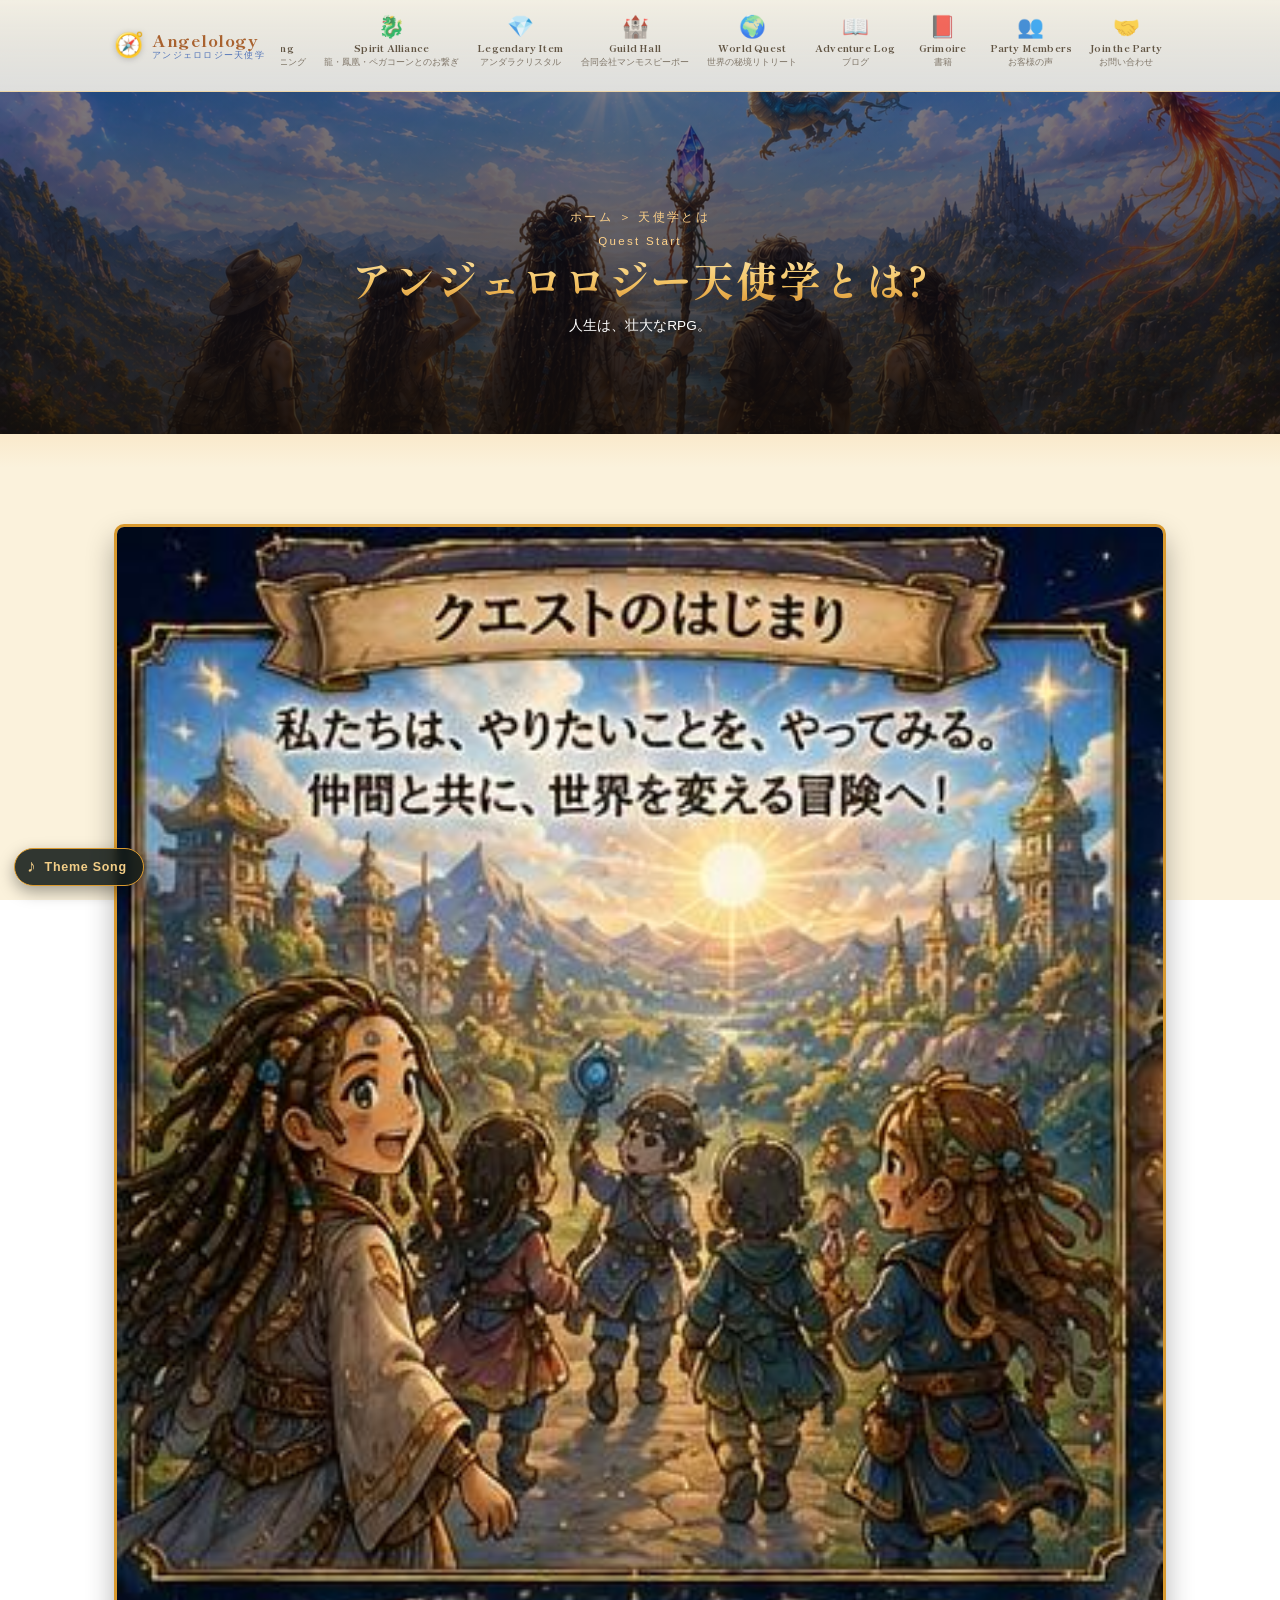
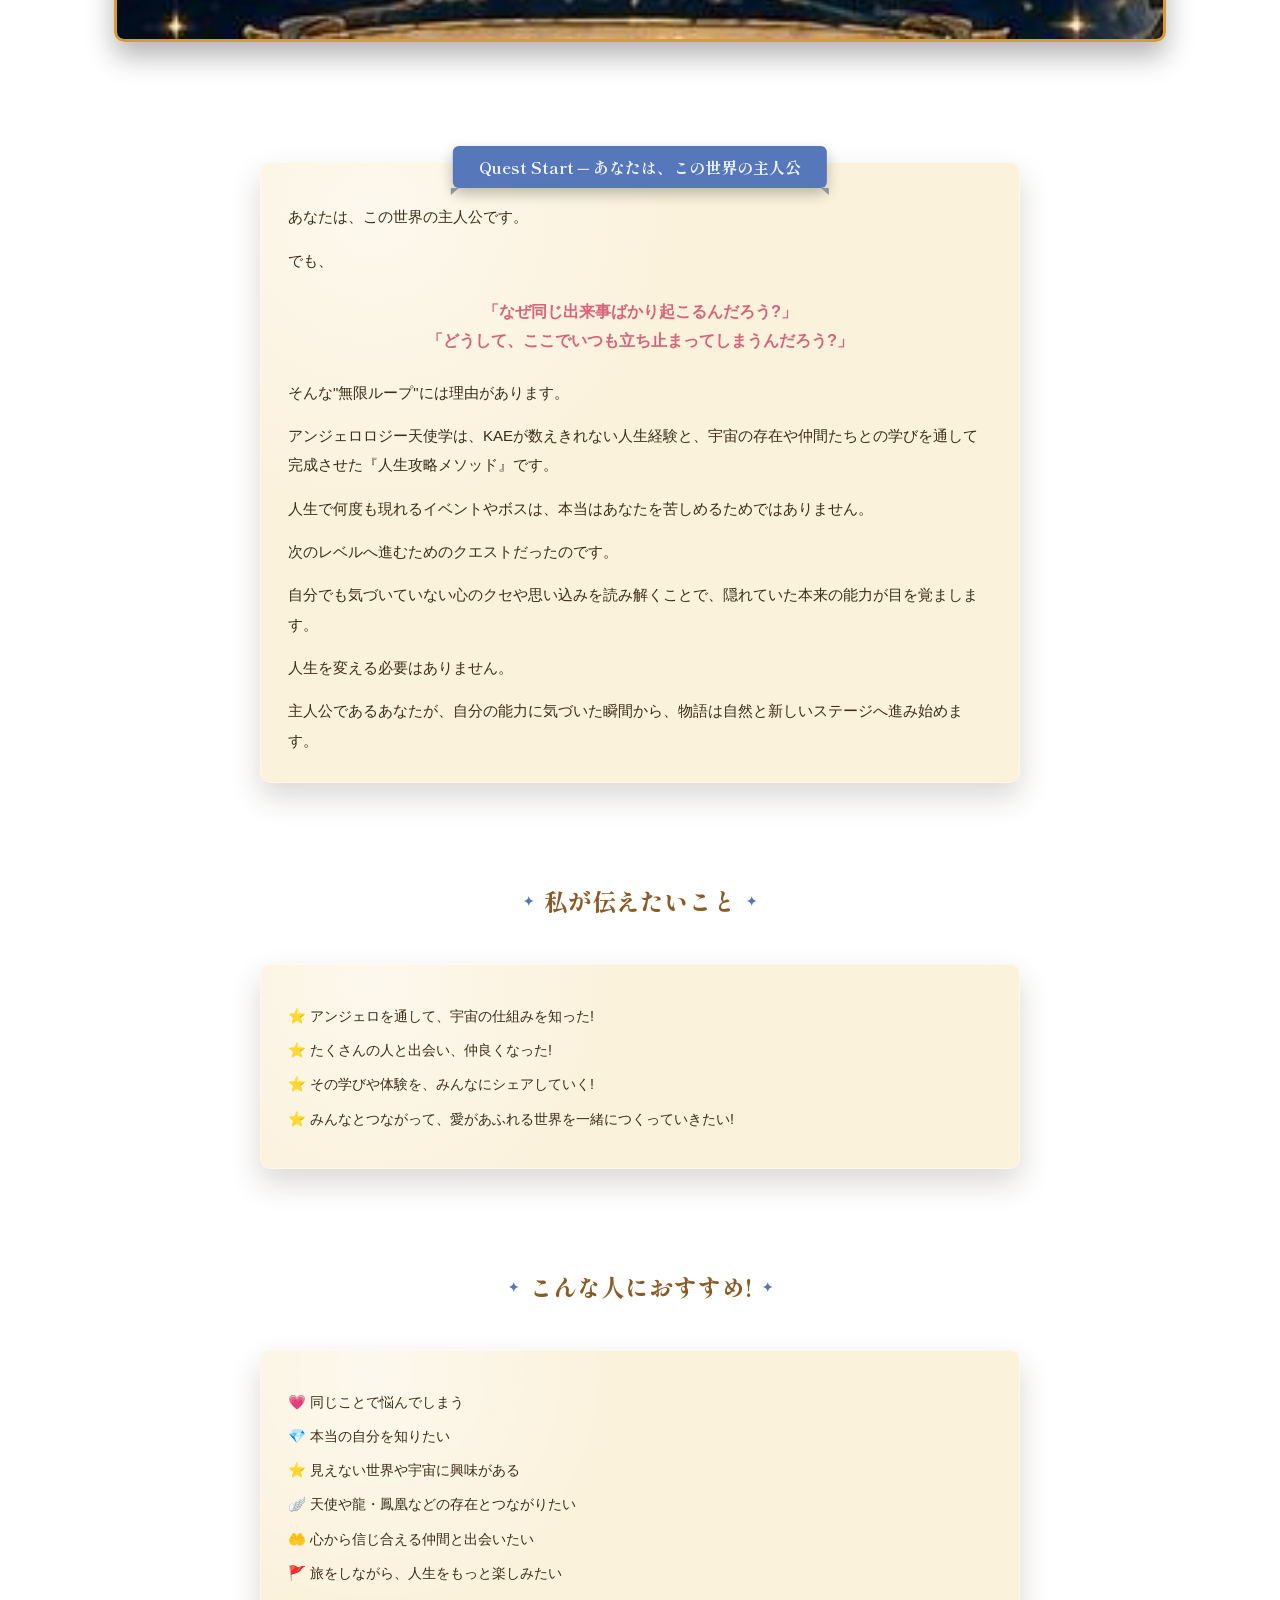
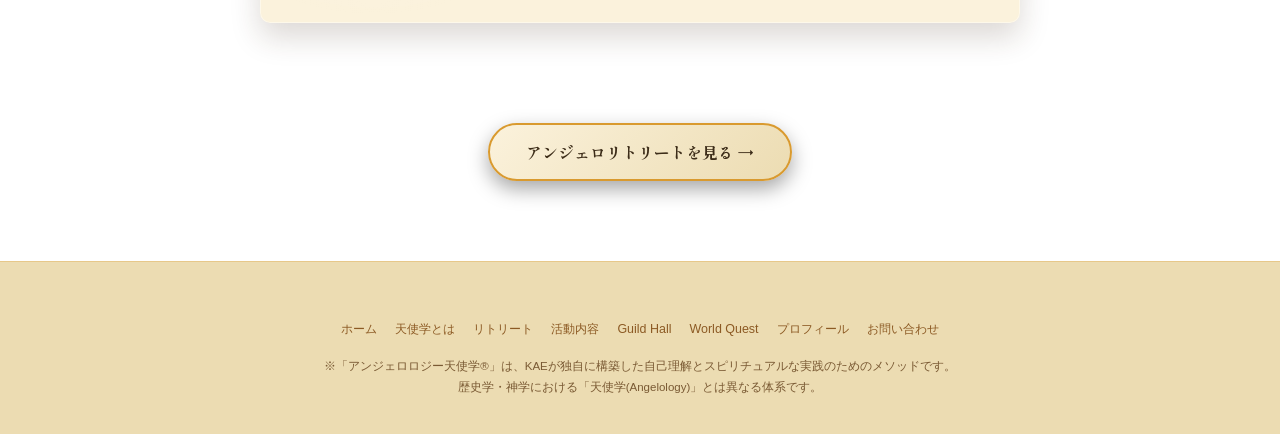
<file: angelology.html>
<!DOCTYPE html>
<html lang="ja">
<head>
<meta charset="UTF-8">
<meta name="viewport" content="width=device-width, initial-scale=1.0">
<title>天使学とは | アンジェロロジー天使学</title>
<link rel="preconnect" href="https://fonts.googleapis.com">
<link href="https://fonts.googleapis.com/css2?family=Shippori+Mincho+B1:wght@500;600;800&family=Zen+Maru+Gothic:wght@400;500;700;900&display=swap" rel="stylesheet">
<link rel="stylesheet" href="styles.css">
</head>
<body>

<nav>
  <div class="wrap">
    <a class="brand" href="index.html">
      <span class="brand-icon">🧭</span>
      <span class="brand-text">Angelology<small>アンジェロロジー天使学</small></span>
    </a>
    <button class="nav-toggle" aria-label="メニュー">☰</button>
            <ul class="menu-icons">
      <li><a href="angelology.html" class="active"><span class="ico">⚔️</span><span class="en">Quest Start</span><span class="jp">アンジェロロジー天使学</span></a></li>
      <li><a href="activity.html#session"><span class="ico">🗺️</span><span class="en">Main Quest</span><span class="jp">個人セッション</span></a></li>
      <li><a href="activity.html#seminar"><span class="ico">📚</span><span class="en">Skill Up</span><span class="jp">講座・セミナー</span></a></li>
      <li><a href="retreat.html"><span class="ico">🏕️</span><span class="en">Adventure</span><span class="jp">アンジェロリトリート</span></a></li>
      <li><a href="activity.html#chakra"><span class="ico">✨</span><span class="en">Magic Awakening</span><span class="jp">13次元チャクラチューニング</span></a></li>
      <li><a href="activity.html#spirit"><span class="ico">🐉</span><span class="en">Spirit Alliance</span><span class="jp">龍・鳳凰・ペガコーンとのお繋ぎ</span></a></li>
      <li><a href="activity.html#crystal"><span class="ico">💎</span><span class="en">Legendary Item</span><span class="jp">アンダラクリスタル</span></a></li>
      <li><a href="guild.html"><span class="ico">🏰</span><span class="en">Guild Hall</span><span class="jp">合同会社マンモスピーポー</span></a></li>
      <li><a href="world.html"><span class="ico">🌍</span><span class="en">World Quest</span><span class="jp">世界の秘境リトリート</span></a></li>
      <li><a href="https://ameblo.jp/gardeniaspa/" target="_blank" rel="noopener"><span class="ico">📖</span><span class="en">Adventure Log</span><span class="jp">ブログ</span></a></li>
      <li><a href="activity.html#books"><span class="ico">📕</span><span class="en">Grimoire</span><span class="jp">書籍</span></a></li>
      <li><a href="voices.html"><span class="ico">👥</span><span class="en">Party Members</span><span class="jp">お客様の声</span></a></li>
      <li><a href="contact.html"><span class="ico">🤝</span><span class="en">Join the Party</span><span class="jp">お問い合わせ</span></a></li>
    </ul>
  </div>
</nav>

<header class="page-banner">
  <div class="crumb">ホーム ＞ 天使学とは</div>
  <div class="crumb" style="margin-bottom:2px;">Quest Start</div>
  <h1>アンジェロロジー天使学とは?</h1>
  <p>人生は、壮大なRPG。</p>
</header>

<main class="wrap">

  <section style="text-align:center;">
    <img class="lore-img full" src="img-quest-start.jpg" alt="クエストのはじまり ─ 私たちは、やりたいことを、やってみる。仲間と共に、世界を変える冒険へ!">
  </section>

  <section>
    <div class="card quest-copy" style="max-width:760px;margin:0 auto;">
      <div class="ribbon blue">Quest Start ─ あなたは、この世界の主人公</div>
      <p>あなたは、この世界の主人公です。</p>
      <p>でも、</p>
      <p class="quote-line">「なぜ同じ出来事ばかり起こるんだろう?」<br>「どうして、ここでいつも立ち止まってしまうんだろう?」</p>
      <p>そんな"無限ループ"には理由があります。</p>
      <p>アンジェロロジー天使学は、KAEが数えきれない人生経験と、宇宙の存在や仲間たちとの学びを通して完成させた『人生攻略メソッド』です。</p>
      <p>人生で何度も現れるイベントやボスは、本当はあなたを苦しめるためではありません。</p>
      <p>次のレベルへ進むためのクエストだったのです。</p>
      <p>自分でも気づいていない心のクセや思い込みを読み解くことで、隠れていた本来の能力が目を覚まします。</p>
      <p>人生を変える必要はありません。</p>
      <p>主人公であるあなたが、自分の能力に気づいた瞬間から、物語は自然と新しいステージへ進み始めます。</p>
    </div>
  </section>

  <section>
    <div class="section-head">
      <div class="section-tag">私が伝えたいこと</div>
    </div>
    <div class="card" style="max-width:760px;margin:0 auto;">
      <ul>
        <li>⭐ アンジェロを通して、宇宙の仕組みを知った!</li>
        <li>⭐ たくさんの人と出会い、仲良くなった!</li>
        <li>⭐ その学びや体験を、みんなにシェアしていく!</li>
        <li>⭐ みんなとつながって、愛があふれる世界を一緒につくっていきたい!</li>
      </ul>
    </div>
  </section>

  <section>
    <div class="section-head">
      <div class="section-tag">こんな人におすすめ!</div>
    </div>
    <div class="card" style="max-width:760px;margin:0 auto;">
      <ul>
        <li>💗 同じことで悩んでしまう</li>
        <li>💎 本当の自分を知りたい</li>
        <li>⭐ 見えない世界や宇宙に興味がある</li>
        <li>🪽 天使や龍・鳳凰などの存在とつながりたい</li>
        <li>🤲 心から信じ合える仲間と出会いたい</li>
        <li>🚩 旅をしながら、人生をもっと楽しみたい</li>
      </ul>
    </div>
  </section>

  <section style="text-align:center;">
    <a class="cta" href="retreat.html">アンジェロリトリートを見る →</a>
  </section>

</main>

<footer>
  <div class="foot-nav">
    <a href="index.html">ホーム</a>
    <a href="angelology.html">天使学とは</a>
    <a href="retreat.html">リトリート</a>
    <a href="activity.html">活動内容</a>
    <a href="guild.html">Guild Hall</a>
    <a href="world.html">World Quest</a>
    <a href="profile.html">プロフィール</a>
    <a href="contact.html">お問い合わせ</a>
  </div>
  ※「アンジェロロジー天使学®」は、KAEが独自に構築した自己理解とスピリチュアルな実践のためのメソッドです。<br>
  歴史学・神学における「天使学(Angelology)」とは異なる体系です。
</footer>

<script src="nav.js"></script>
<script src="bgm.js"></script>
</body>
</html>
</file>
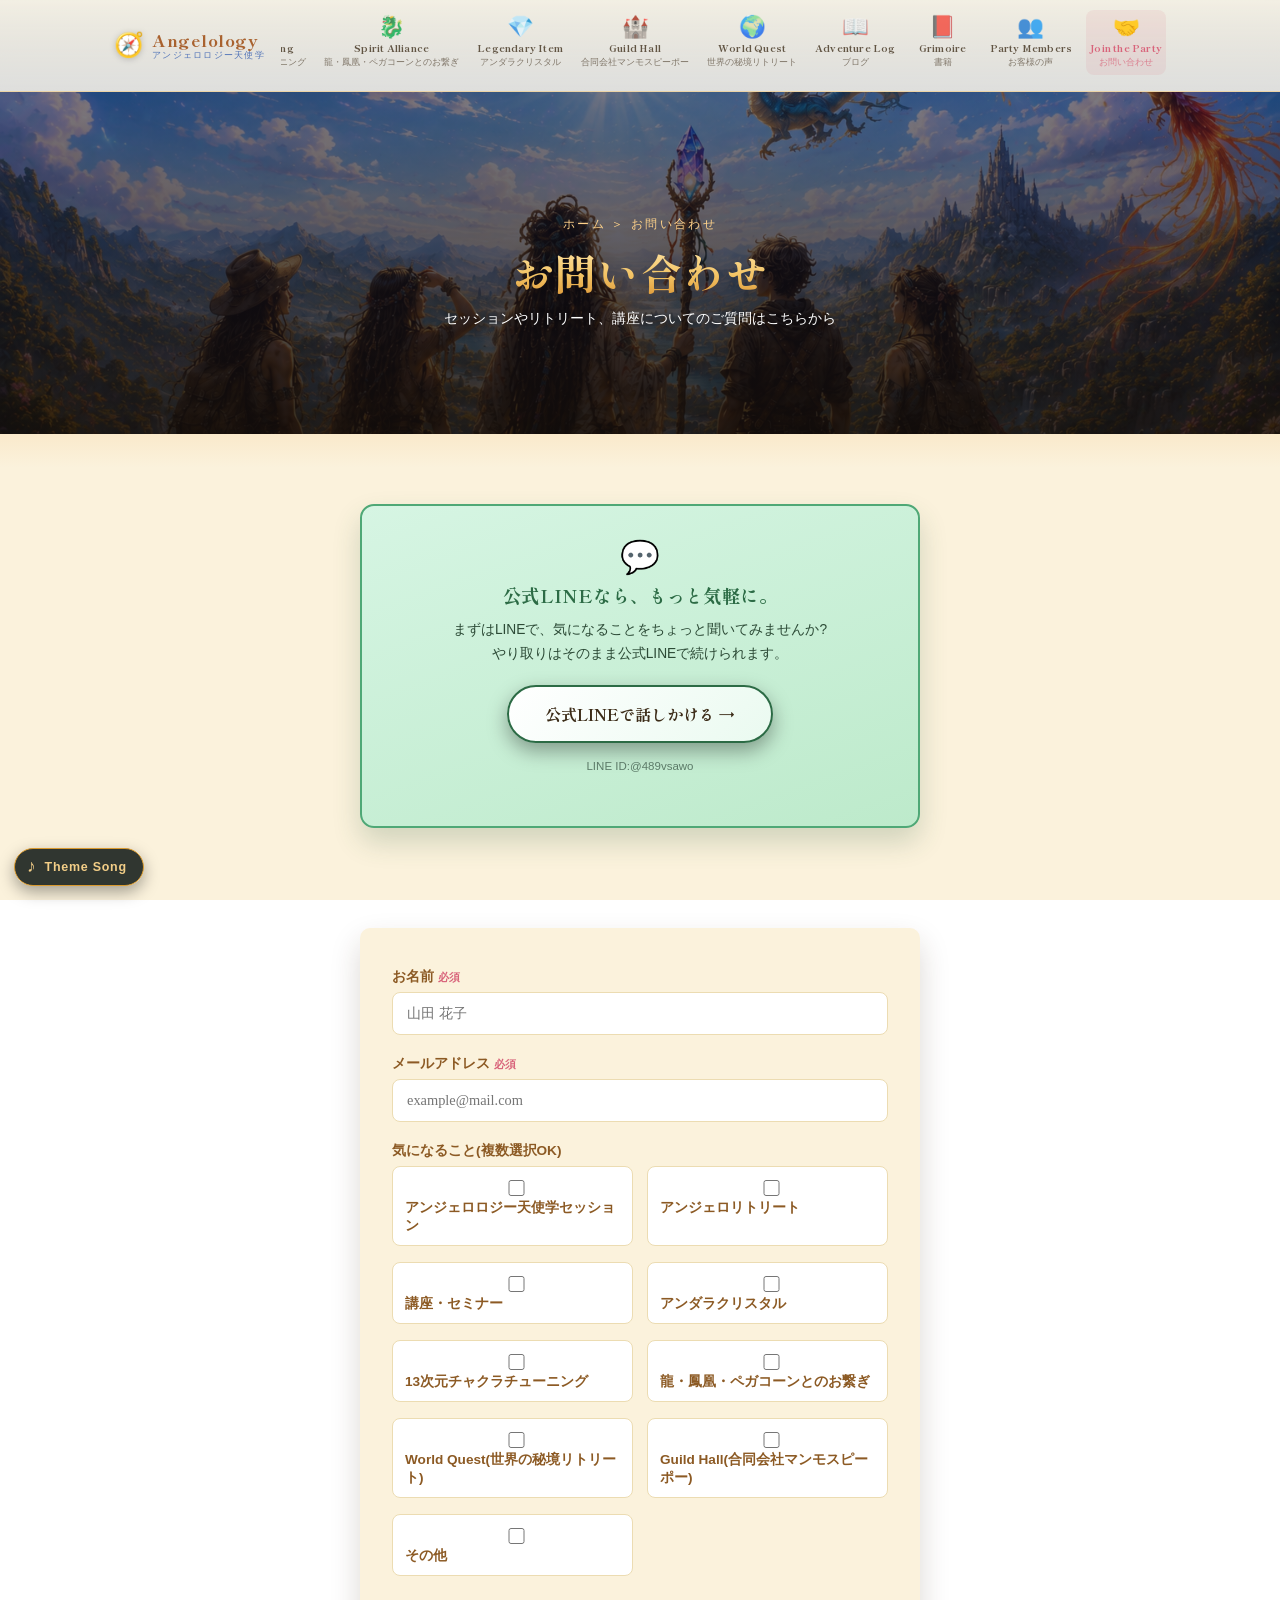
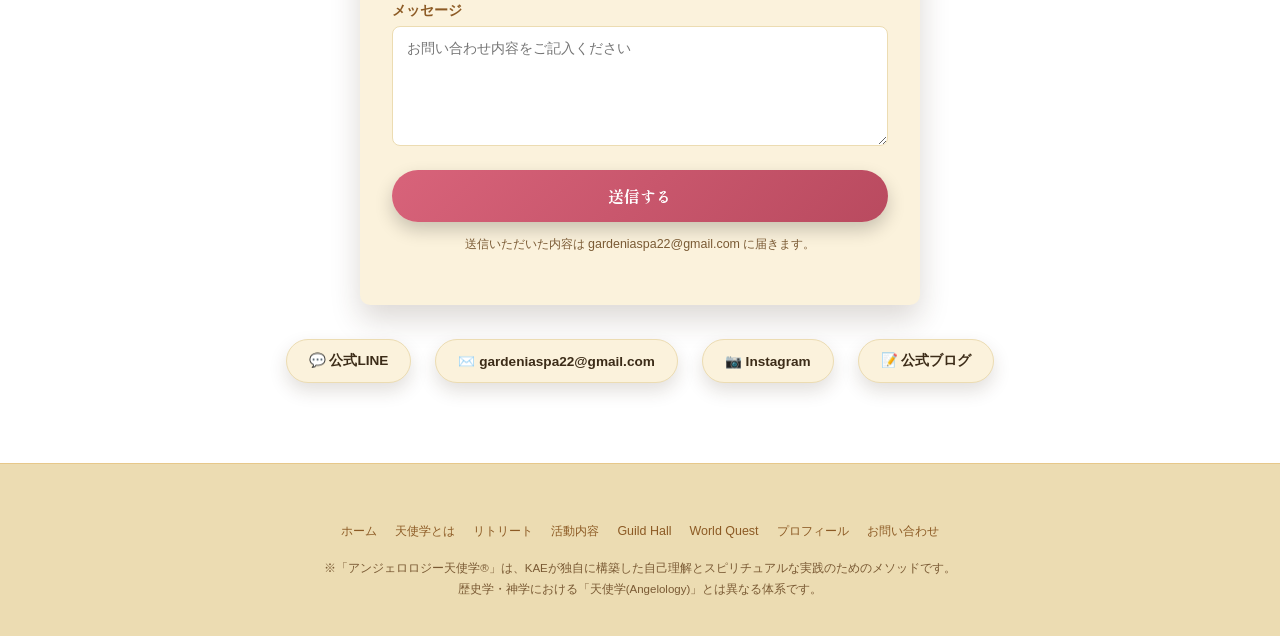
<file: contact.html>
<!DOCTYPE html>
<html lang="ja">
<head>
<meta charset="UTF-8">
<meta name="viewport" content="width=device-width, initial-scale=1.0">
<title>お問い合わせ | アンジェロロジー天使学</title>
<link rel="preconnect" href="https://fonts.googleapis.com">
<link href="https://fonts.googleapis.com/css2?family=Shippori+Mincho+B1:wght@500;600;800&family=Zen+Maru+Gothic:wght@400;500;700;900&display=swap" rel="stylesheet">
<link rel="stylesheet" href="styles.css">
</head>
<body>

<nav>
  <div class="wrap">
    <a class="brand" href="index.html">
      <span class="brand-icon">🧭</span>
      <span class="brand-text">Angelology<small>アンジェロロジー天使学</small></span>
    </a>
    <button class="nav-toggle" aria-label="メニュー">☰</button>
            <ul class="menu-icons">
      <li><a href="updates.html"><span class="ico">✦</span><span class="en">Quest Updates</span><span class="jp">最新情報</span></a></li>
      <li><a href="angelology.html"><span class="ico">⚔️</span><span class="en">Quest Start</span><span class="jp">アンジェロロジー天使学</span></a></li>
      <li><a href="activity.html#session"><span class="ico">🗺️</span><span class="en">Main Quest</span><span class="jp">個人セッション</span></a></li>
      <li><a href="activity.html#seminar"><span class="ico">📚</span><span class="en">Skill Up</span><span class="jp">講座・セミナー</span></a></li>
      <li><a href="retreat.html"><span class="ico">🏕️</span><span class="en">Adventure</span><span class="jp">アンジェロリトリート</span></a></li>
      <li><a href="magic-awakening.html"><span class="ico">✨</span><span class="en">Magic Awakening</span><span class="jp">13次元チャクラチューニング</span></a></li>
      <li><a href="activity.html#spirit"><span class="ico">🐉</span><span class="en">Spirit Alliance</span><span class="jp">龍・鳳凰・ペガコーンとのお繋ぎ</span></a></li>
      <li><a href="legendary-item.html"><span class="ico">💎</span><span class="en">Legendary Item</span><span class="jp">アンダラクリスタル</span></a></li>
      <li><a href="guild.html"><span class="ico">🏰</span><span class="en">Guild Hall</span><span class="jp">合同会社マンモスピーポー</span></a></li>
      <li><a href="world.html"><span class="ico">🌍</span><span class="en">World Quest</span><span class="jp">世界の秘境リトリート</span></a></li>
      <li><a href="https://ameblo.jp/gardeniaspa/" target="_blank" rel="noopener"><span class="ico">📖</span><span class="en">Adventure Log</span><span class="jp">ブログ</span></a></li>
      <li><a href="activity.html#books"><span class="ico">📕</span><span class="en">Grimoire</span><span class="jp">書籍</span></a></li>
      <li><a href="voices.html"><span class="ico">👥</span><span class="en">Party Members</span><span class="jp">お客様の声</span></a></li>
      <li><a href="contact.html" class="active"><span class="ico">🤝</span><span class="en">Join the Party</span><span class="jp">お問い合わせ</span></a></li>
    </ul>
  </div>
</nav>

<header class="page-banner">
  <div class="crumb">ホーム ＞ お問い合わせ</div>
  <h1>お問い合わせ</h1>
  <p>セッションやリトリート、講座についてのご質問はこちらから</p>
</header>

<main class="wrap">

  <section>
    <div class="line-cta">
      <div class="line-cta-icon">💬</div>
      <h3>公式LINEなら、もっと気軽に。</h3>
      <p>まずはLINEで、気になることをちょっと聞いてみませんか?<br>やり取りはそのまま公式LINEで続けられます。</p>
      <a class="cta" href="https://line.me/R/ti/p/@489vsawo" target="_blank" rel="noopener">公式LINEで話しかける →</a>
      <p class="line-cta-note">LINE ID:@489vsawo</p>
    </div>
  </section>

  <section>
    <div class="form-card">
      <form id="contactForm" action="https://formsubmit.co/gardeniaspa22@gmail.com" method="POST">
        <input type="hidden" name="_subject" value="【HPより】お問い合わせがありました">
        <input type="hidden" name="_template" value="table">
        <input type="hidden" name="_captcha" value="false">
        <input type="hidden" name="_next" value="thanks.html">
        <input type="text" name="_honey" style="display:none" tabindex="-1" autocomplete="off">

        <div class="form-row">
          <label for="name">お名前<span class="req">必須</span></label>
          <input type="text" id="name" name="お名前" required placeholder="山田 花子">
        </div>

        <div class="form-row">
          <label for="email">メールアドレス<span class="req">必須</span></label>
          <input type="email" id="email" name="メールアドレス" required placeholder="example@mail.com">
        </div>

        <div class="form-row">
          <label>気になること(複数選択OK)</label>
          <div class="check-grid">
            <label class="check-item"><input type="checkbox" id="chk-session" name="興味のあること" value="アンジェロロジー天使学セッション"> アンジェロロジー天使学セッション</label>
            <label class="check-item"><input type="checkbox" id="chk-retreat" name="興味のあること" value="アンジェロリトリート"> アンジェロリトリート</label>
            <label class="check-item"><input type="checkbox" id="chk-seminar" name="興味のあること" value="講座・セミナー"> 講座・セミナー</label>
            <label class="check-item"><input type="checkbox" id="chk-crystal" name="興味のあること" value="アンダラクリスタル"> アンダラクリスタル</label>
            <label class="check-item"><input type="checkbox" id="chk-chakra" name="興味のあること" value="13次元チャクラチューニング"> 13次元チャクラチューニング</label>
            <label class="check-item"><input type="checkbox" id="chk-spirit" name="興味のあること" value="龍・鳳凰・ペガコーンとのお繋ぎ"> 龍・鳳凰・ペガコーンとのお繋ぎ</label>
            <label class="check-item"><input type="checkbox" id="chk-world" name="興味のあること" value="World Quest(世界の秘境リトリート)"> World Quest(世界の秘境リトリート)</label>
            <label class="check-item"><input type="checkbox" id="chk-guild" name="興味のあること" value="Guild Hall(合同会社マンモスピーポー)"> Guild Hall(合同会社マンモスピーポー)</label>
            <label class="check-item"><input type="checkbox" id="chk-other" name="興味のあること" value="その他"> その他</label>
          </div>
        </div>

        <div class="form-row">
          <label for="message">メッセージ</label>
          <textarea id="message" name="メッセージ" placeholder="お問い合わせ内容をご記入ください"></textarea>
        </div>

        <button type="submit" class="form-submit">送信する</button>
        <p class="form-note">送信いただいた内容は gardeniaspa22@gmail.com に届きます。</p>
      </form>
    </div>

    <div class="contact-alt">
      <a href="https://line.me/R/ti/p/@489vsawo" target="_blank" rel="noopener">💬 公式LINE</a>
      <a href="mailto:gardeniaspa22@gmail.com">✉️ gardeniaspa22@gmail.com</a>
      <a href="https://www.instagram.com/takarazuka_gardeniaspa?igsh=MWZwejNpZGE0dXppaQ==" target="_blank" rel="noopener">📷 Instagram</a>
      <a href="https://ameblo.jp/gardeniaspa/" target="_blank" rel="noopener">📝 公式ブログ</a>
    </div>
  </section>

</main>

<footer>
  <div class="foot-nav">
    <a href="index.html">ホーム</a>
    <a href="angelology.html">天使学とは</a>
    <a href="retreat.html">リトリート</a>
    <a href="activity.html">活動内容</a>
    <a href="guild.html">Guild Hall</a>
    <a href="world.html">World Quest</a>
    <a href="profile.html">プロフィール</a>
    <a href="contact.html">お問い合わせ</a>
  </div>
  ※「アンジェロロジー天使学®」は、KAEが独自に構築した自己理解とスピリチュアルな実践のためのメソッドです。<br>
  歴史学・神学における「天使学(Angelology)」とは異なる体系です。
</footer>

<script src="nav.js"></script>
<script>
  var params = new URLSearchParams(window.location.search);
  var subjectMap = {session:'chk-session',retreat:'chk-retreat',seminar:'chk-seminar',crystal:'chk-crystal',chakra:'chk-chakra',spirit:'chk-spirit',world:'chk-world',guild:'chk-guild',other:'chk-other'};
  var preset = params.get('subject');
  if(preset && subjectMap[preset]){
    var el = document.getElementById(subjectMap[preset]);
    if(el){ el.checked = true; }
  }
</script>
<script src="bgm.js"></script>
</body>
</html>
</file>
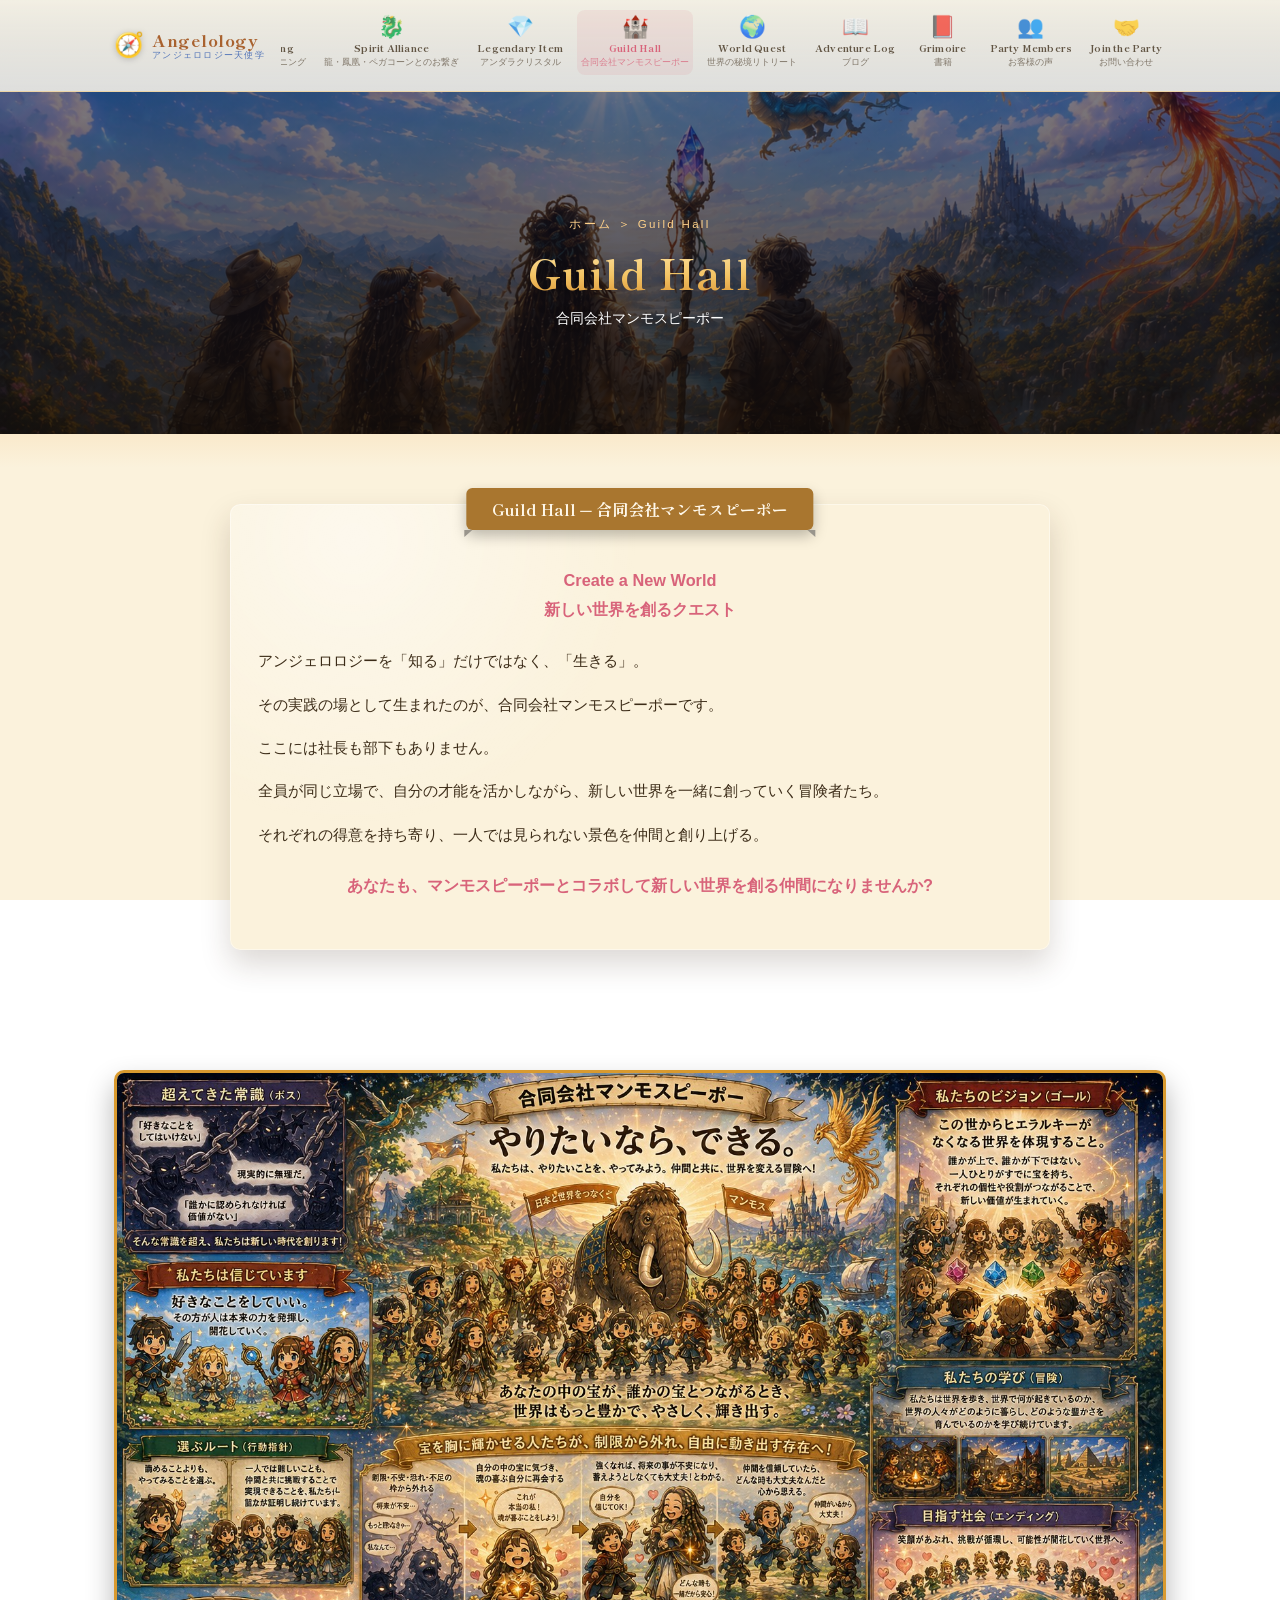
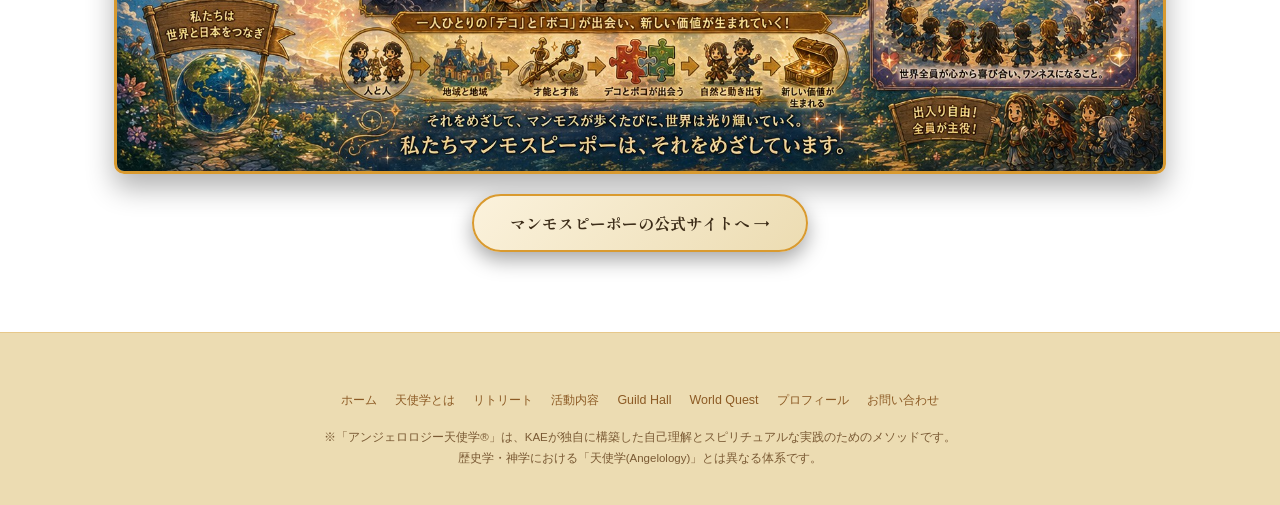
<file: guild.html>
<!DOCTYPE html>
<html lang="ja">
<head>
<meta charset="UTF-8">
<meta name="viewport" content="width=device-width, initial-scale=1.0">
<title>Guild Hall | アンジェロロジー天使学</title>
<link rel="preconnect" href="https://fonts.googleapis.com">
<link href="https://fonts.googleapis.com/css2?family=Shippori+Mincho+B1:wght@500;600;800&family=Zen+Maru+Gothic:wght@400;500;700;900&display=swap" rel="stylesheet">
<link rel="stylesheet" href="styles.css">
</head>
<body>

<nav>
  <div class="wrap">
    <a class="brand" href="index.html">
      <span class="brand-icon">🧭</span>
      <span class="brand-text">Angelology<small>アンジェロロジー天使学</small></span>
    </a>
    <button class="nav-toggle" aria-label="メニュー">☰</button>
        <ul class="menu-icons">
      <li><a href="updates.html"><span class="ico">✦</span><span class="en">Quest Updates</span><span class="jp">最新情報</span></a></li>
      <li><a href="angelology.html"><span class="ico">⚔️</span><span class="en">Quest Start</span><span class="jp">アンジェロロジー天使学</span></a></li>
      <li><a href="activity.html#session"><span class="ico">🗺️</span><span class="en">Main Quest</span><span class="jp">個人セッション</span></a></li>
      <li><a href="activity.html#seminar"><span class="ico">📚</span><span class="en">Skill Up</span><span class="jp">講座・セミナー</span></a></li>
      <li><a href="retreat.html"><span class="ico">🏕️</span><span class="en">Adventure</span><span class="jp">アンジェロリトリート</span></a></li>
      <li><a href="magic-awakening.html"><span class="ico">✨</span><span class="en">Magic Awakening</span><span class="jp">13次元チャクラチューニング</span></a></li>
      <li><a href="activity.html#spirit"><span class="ico">🐉</span><span class="en">Spirit Alliance</span><span class="jp">龍・鳳凰・ペガコーンとのお繋ぎ</span></a></li>
      <li><a href="legendary-item.html"><span class="ico">💎</span><span class="en">Legendary Item</span><span class="jp">アンダラクリスタル</span></a></li>
      <li><a href="guild.html" class="active"><span class="ico">🏰</span><span class="en">Guild Hall</span><span class="jp">合同会社マンモスピーポー</span></a></li>
      <li><a href="world.html"><span class="ico">🌍</span><span class="en">World Quest</span><span class="jp">世界の秘境リトリート</span></a></li>
      <li><a href="https://ameblo.jp/gardeniaspa/" target="_blank" rel="noopener"><span class="ico">📖</span><span class="en">Adventure Log</span><span class="jp">ブログ</span></a></li>
      <li><a href="activity.html#books"><span class="ico">📕</span><span class="en">Grimoire</span><span class="jp">書籍</span></a></li>
      <li><a href="voices.html"><span class="ico">👥</span><span class="en">Party Members</span><span class="jp">お客様の声</span></a></li>
      <li><a href="contact.html"><span class="ico">🤝</span><span class="en">Join the Party</span><span class="jp">お問い合わせ</span></a></li>
    </ul>
  </div>
</nav>

<header class="page-banner">
  <div class="crumb">ホーム ＞ Guild Hall</div>
  <h1>Guild Hall</h1>
  <p>合同会社マンモスピーポー</p>
</header>

<main class="wrap">

  <section>
    <div class="card quest-copy" style="max-width:820px;margin:0 auto;">
      <div class="ribbon brown">Guild Hall ─ 合同会社マンモスピーポー</div>
      <p class="quote-line">Create a New World<br>新しい世界を創るクエスト</p>
      <p>アンジェロロジーを「知る」だけではなく、「生きる」。</p>
      <p>その実践の場として生まれたのが、合同会社マンモスピーポーです。</p>
      <p>ここには社長も部下もありません。</p>
      <p>全員が同じ立場で、自分の才能を活かしながら、新しい世界を一緒に創っていく冒険者たち。</p>
      <p>それぞれの得意を持ち寄り、一人では見られない景色を仲間と創り上げる。</p>
      <p class="quote-line">あなたも、マンモスピーポーとコラボして新しい世界を創る仲間になりませんか?</p>
    </div>
  </section>

  <section style="text-align:center;">
    <img class="lore-img full" src="img-mammoth-full.jpg" alt="合同会社マンモスピーポー ─ やりたいなら、できる。">
    <a class="cta" href="https://www.mammothpiiipoooo.com/" target="_blank" rel="noopener">マンモスピーポーの公式サイトへ →</a>
  </section>

</main>

<footer>
  <div class="foot-nav">
    <a href="index.html">ホーム</a>
    <a href="angelology.html">天使学とは</a>
    <a href="retreat.html">リトリート</a>
    <a href="activity.html">活動内容</a>
    <a href="guild.html">Guild Hall</a>
    <a href="world.html">World Quest</a>
    <a href="profile.html">プロフィール</a>
    <a href="contact.html">お問い合わせ</a>
  </div>
  ※「アンジェロロジー天使学®」は、KAEが独自に構築した自己理解とスピリチュアルな実践のためのメソッドです。<br>
  歴史学・神学における「天使学(Angelology)」とは異なる体系です。
</footer>

<script src="nav.js"></script>
</body>
</html>
</file>
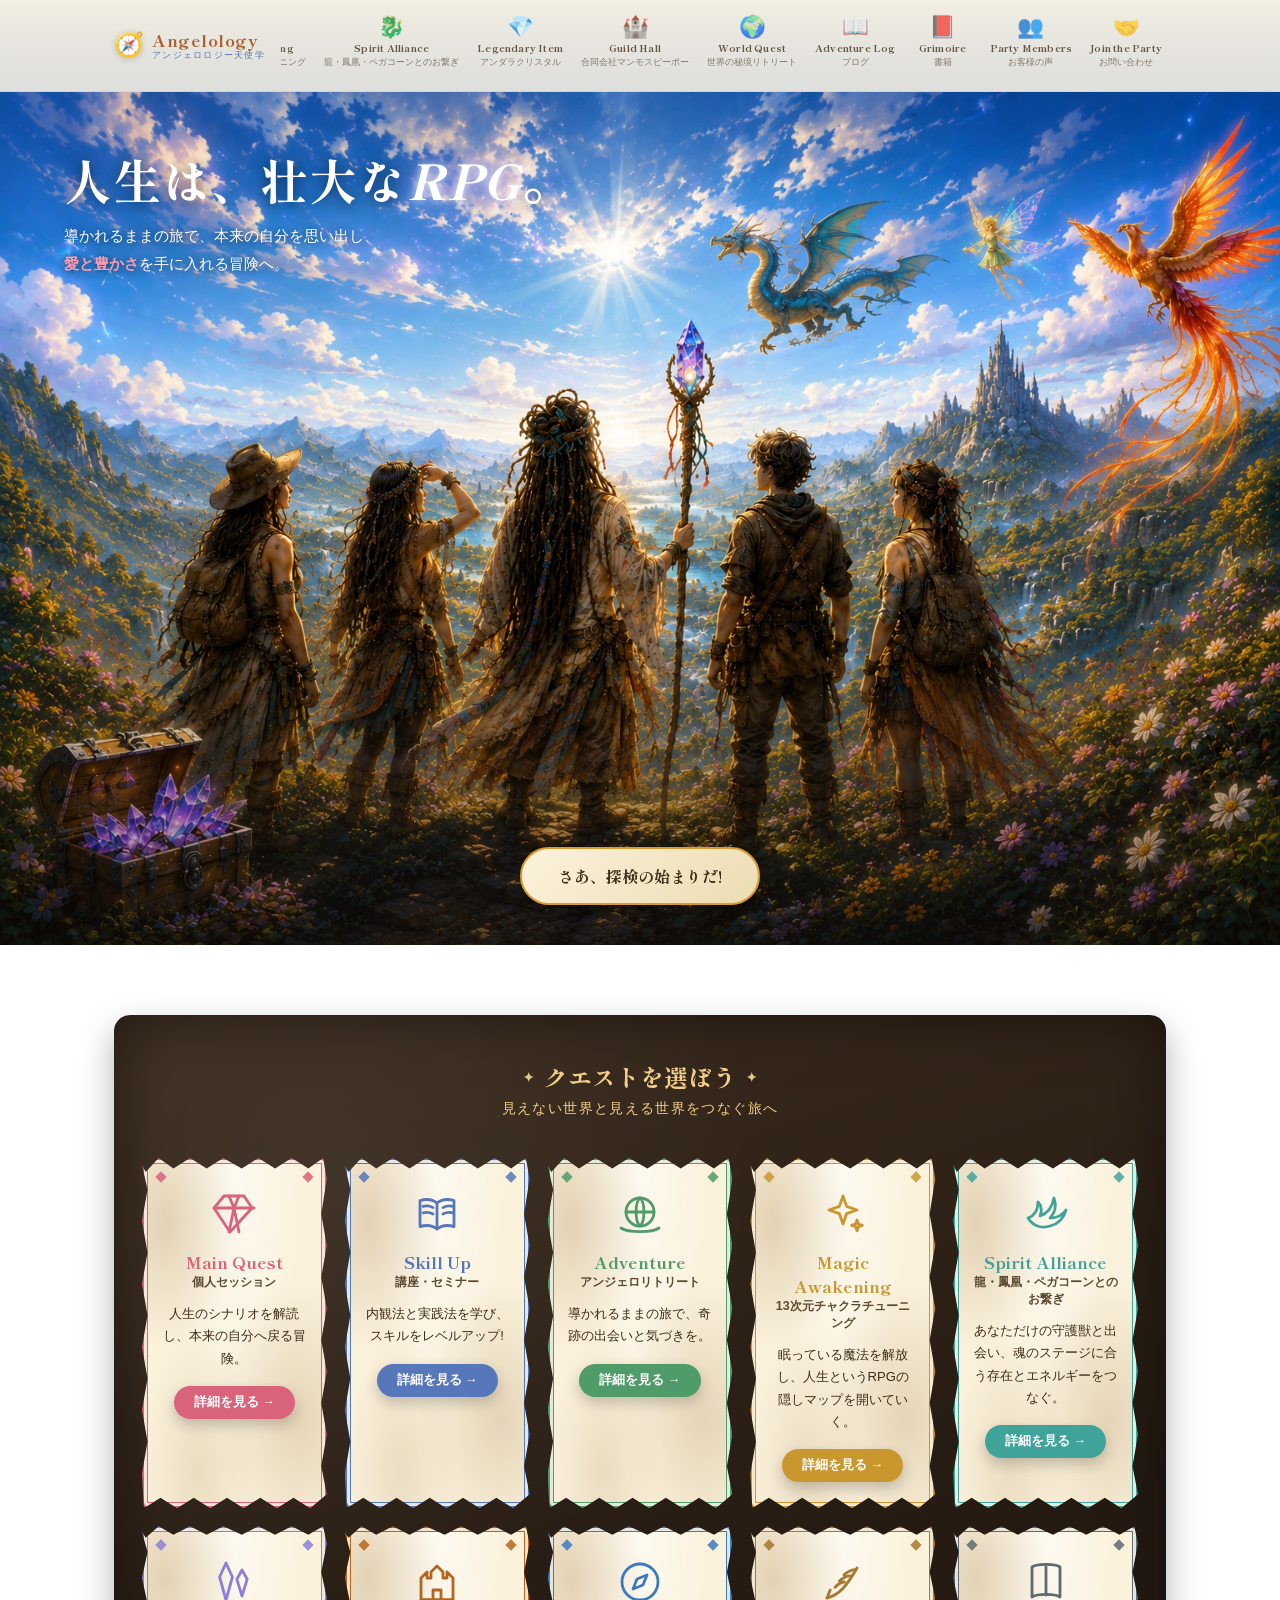
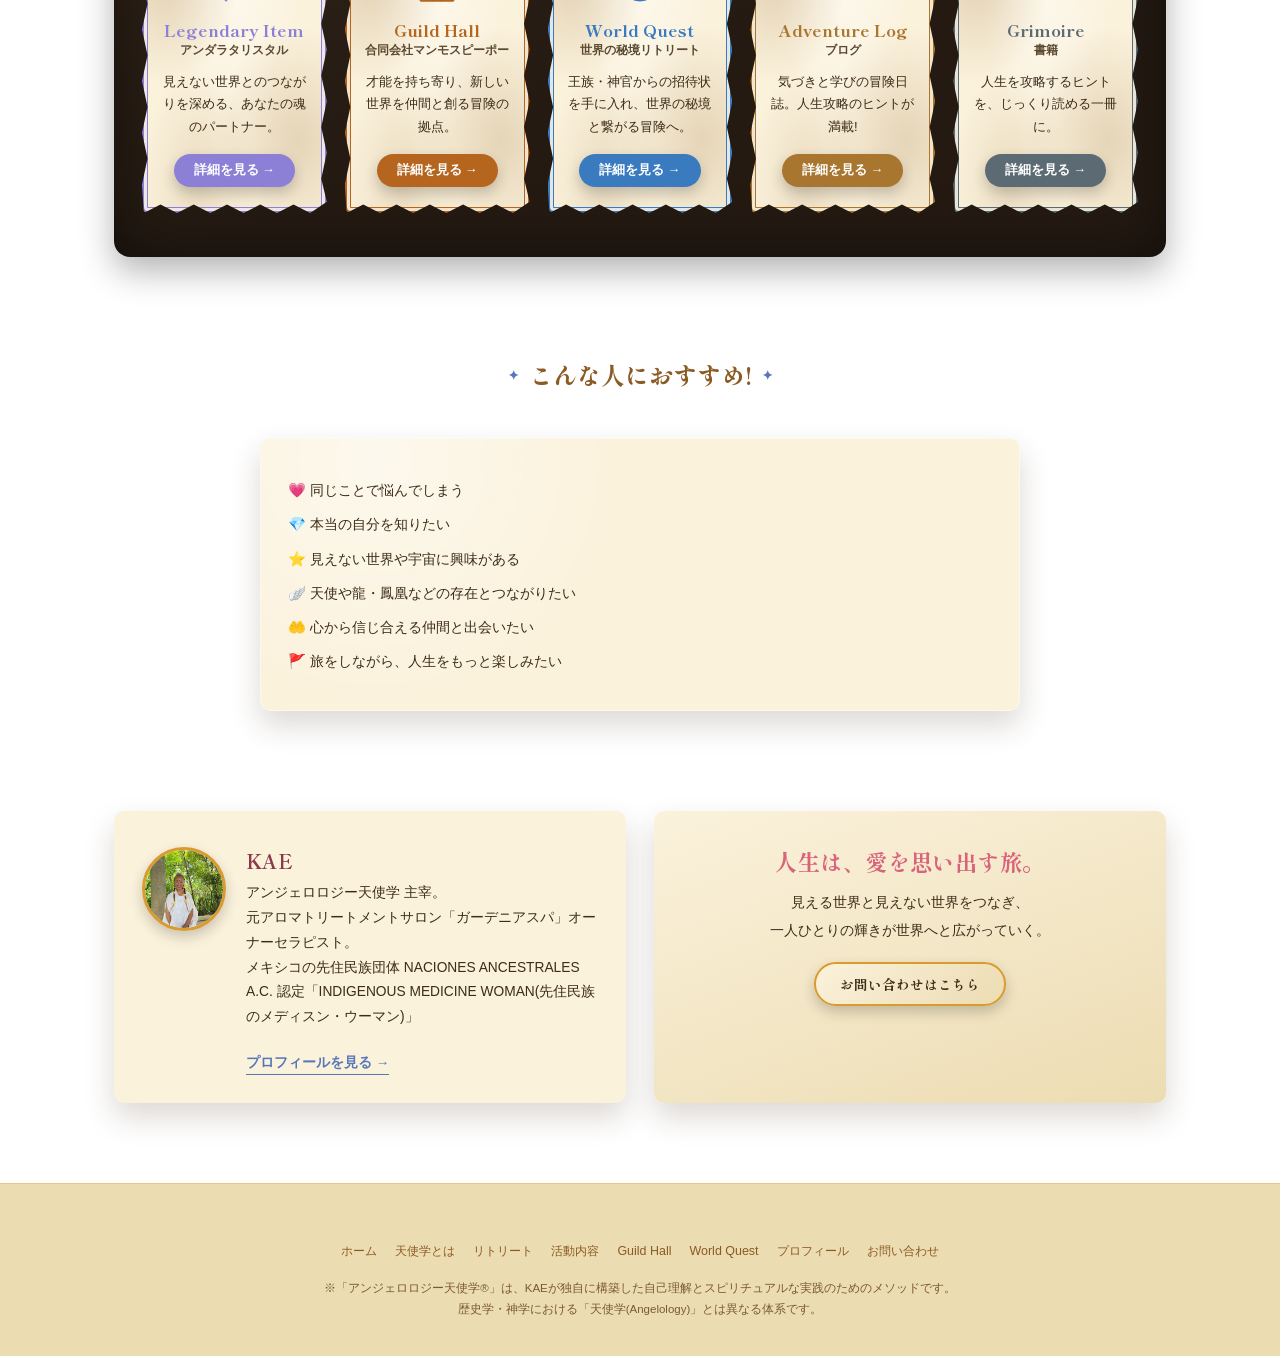
<file: index .html>
<!DOCTYPE html>
<html lang="ja">
<head>
<meta charset="UTF-8">
<meta name="viewport" content="width=device-width, initial-scale=1.0">
<title>アンジェロロジー天使学 | KAE</title>
<link rel="preconnect" href="https://fonts.googleapis.com">
<link href="https://fonts.googleapis.com/css2?family=Shippori+Mincho+B1:wght@500;600;800&family=Zen+Maru+Gothic:wght@400;500;700;900&display=swap" rel="stylesheet">
<link rel="stylesheet" href="styles.css">
</head>
<body>

<nav>
  <div class="wrap">
    <a class="brand" href="index.html">
      <span class="brand-icon">🧭</span>
      <span class="brand-text">Angelology<small>アンジェロロジー天使学</small></span>
    </a>
    <button class="nav-toggle" aria-label="メニュー">☰</button>
            <ul class="menu-icons">
      <li><a href="angelology.html"><span class="ico">⚔️</span><span class="en">Quest Start</span><span class="jp">アンジェロロジー天使学</span></a></li>
      <li><a href="activity.html#session"><span class="ico">🗺️</span><span class="en">Main Quest</span><span class="jp">個人セッション</span></a></li>
      <li><a href="activity.html#seminar"><span class="ico">📚</span><span class="en">Skill Up</span><span class="jp">講座・セミナー</span></a></li>
      <li><a href="retreat.html"><span class="ico">🏕️</span><span class="en">Adventure</span><span class="jp">アンジェロリトリート</span></a></li>
      <li><a href="activity.html#chakra"><span class="ico">✨</span><span class="en">Magic Awakening</span><span class="jp">13次元チャクラチューニング</span></a></li>
      <li><a href="activity.html#spirit"><span class="ico">🐉</span><span class="en">Spirit Alliance</span><span class="jp">龍・鳳凰・ペガコーンとのお繋ぎ</span></a></li>
      <li><a href="activity.html#crystal"><span class="ico">💎</span><span class="en">Legendary Item</span><span class="jp">アンダラクリスタル</span></a></li>
      <li><a href="guild.html"><span class="ico">🏰</span><span class="en">Guild Hall</span><span class="jp">合同会社マンモスピーポー</span></a></li>
      <li><a href="world.html"><span class="ico">🌍</span><span class="en">World Quest</span><span class="jp">世界の秘境リトリート</span></a></li>
      <li><a href="https://ameblo.jp/gardeniaspa/" target="_blank" rel="noopener"><span class="ico">📖</span><span class="en">Adventure Log</span><span class="jp">ブログ</span></a></li>
      <li><a href="activity.html#books"><span class="ico">📕</span><span class="en">Grimoire</span><span class="jp">書籍</span></a></li>
      <li><a href="voices.html"><span class="ico">👥</span><span class="en">Party Members</span><span class="jp">お客様の声</span></a></li>
      <li><a href="contact.html"><span class="ico">🤝</span><span class="en">Join the Party</span><span class="jp">お問い合わせ</span></a></li>
    </ul>
  </div>
</nav>

<header class="hero hero-flat">
  <div class="hero-text">
    <h1>人生は、壮大な<span class="rpg-glow">RPG</span>。</h1>
    <p class="hero-lines">
      導かれるままの旅で、本来の自分を思い出し、<br>
      <span class="accent">愛と豊かさ</span>を手に入れる冒険へ。
    </p>
  </div>
  <a class="cta" href="angelology.html">さあ、探検の始まりだ!</a>
</header>

<main class="wrap">

  <section>
    <div class="quest-section-wrap">
      <div class="section-head">
        <div class="section-tag">クエストを選ぼう</div>
        <div class="section-note">見えない世界と見える世界をつなぐ旅へ</div>
      </div>
      <div class="quest-grid">

      <div class="quest-card rose">
        <div class="quest-icon"><svg viewBox="0 0 24 24" fill="none" stroke="currentColor" stroke-width="1.4" stroke-linecap="round" stroke-linejoin="round"><path d="M7 3h10l4 6-11 12L2 9z"/><path d="M2 9h20M9.5 3l2.5 6-2.5 12M14.5 3L12 9l2.5 12"/></svg></div>
        <div class="quest-en">Main Quest</div>
        <div class="quest-jp">個人セッション</div>
        <p>人生のシナリオを解読し、本来の自分へ戻る冒険。</p>
        <a class="card-link" href="activity.html#session">詳細を見る →</a>
      </div>

      <div class="quest-card blue">
        <div class="quest-icon"><svg viewBox="0 0 24 24" fill="none" stroke="currentColor" stroke-width="1.4" stroke-linecap="round" stroke-linejoin="round"><path d="M12 6.5c-2-1.6-5.2-2.2-8.5-1.2v13c3.3-1 6.5-.4 8.5 1.2 2-1.6 5.2-2.2 8.5-1.2v-13C17.2 4.3 14 4.9 12 6.5z"/><path d="M12 6.5v13"/><path d="M5 8.2c1.8-.4 3.6-.2 5 .6M5 11.4c1.8-.4 3.6-.2 5 .6M15 8.8c1.4-.8 3.2-1 5-.6M15 12c1.4-.8 3.2-1 5-.6"/></svg></div>
        <div class="quest-en">Skill Up</div>
        <div class="quest-jp">講座・セミナー</div>
        <p>内観法と実践法を学び、スキルをレベルアップ!</p>
        <a class="card-link" href="activity.html#seminar">詳細を見る →</a>
      </div>

      <div class="quest-card green">
        <div class="quest-icon"><svg viewBox="0 0 24 24" fill="none" stroke="currentColor" stroke-width="1.4" stroke-linecap="round" stroke-linejoin="round"><circle cx="12" cy="11" r="7"/><path d="M5 11h14"/><path d="M12 4c2.6 2 2.6 12 0 14M12 4c-2.6 2-2.6 12 0 14"/><path d="M2.5 19c1.6 1.1 4 1.8 9.5 1.8M21.5 19c-1.6 1.1-4 1.8-9.5 1.8"/></svg></div>
        <div class="quest-en">Adventure</div>
        <div class="quest-jp">アンジェロリトリート</div>
        <p>導かれるままの旅で、奇跡の出会いと気づきを。</p>
        <a class="card-link" href="retreat.html">詳細を見る →</a>
      </div>

      <div class="quest-card gold">
        <div class="quest-icon"><svg viewBox="0 0 24 24" fill="none" stroke="currentColor" stroke-width="1.4" stroke-linecap="round" stroke-linejoin="round"><path d="M12 3l1.8 5.2L19 10l-5.2 1.8L12 17l-1.8-5.2L5 10l5.2-1.8z"/><path d="M19 15l.7 2 2 .7-2 .7-.7 2-.7-2-2-.7 2-.7z"/></svg></div>
        <div class="quest-en">Magic Awakening</div>
        <div class="quest-jp">13次元チャクラチューニング</div>
        <p>眠っている魔法を解放し、人生というRPGの隠しマップを開いていく。</p>
        <a class="card-link" href="activity.html#chakra">詳細を見る →</a>
      </div>

      <div class="quest-card teal">
        <div class="quest-icon"><svg viewBox="0 0 24 24" fill="none" stroke="currentColor" stroke-width="1.4" stroke-linecap="round" stroke-linejoin="round"><path d="M3 14c3-1 5-4 5-8 2 2 2 5 1 7 3-1 6-4 7-9 1 3 1 7-2 10 3 0 6-1 8-4-1 4-4 7-8 8-3 1-8 1-11-4z"/></svg></div>
        <div class="quest-en">Spirit Alliance</div>
        <div class="quest-jp">龍・鳳凰・ペガコーンとのお繋ぎ</div>
        <p>あなただけの守護獣と出会い、魂のステージに合う存在とエネルギーをつなぐ。</p>
        <a class="card-link" href="activity.html#spirit">詳細を見る →</a>
      </div>

      <div class="quest-card purple">
        <div class="quest-icon"><svg viewBox="0 0 24 24" fill="none" stroke="currentColor" stroke-width="1.4" stroke-linecap="round" stroke-linejoin="round"><path d="M8 2.5l3.2 7L8 21 4.8 9.5z"/><path d="M16 6l2.6 4.6L16 19l-2.6-8.4z"/></svg></div>
        <div class="quest-en">Legendary Item</div>
        <div class="quest-jp">アンダラタリスタル</div>
        <p>見えない世界とのつながりを深める、あなたの魂のパートナー。</p>
        <a class="card-link" href="activity.html#crystal">詳細を見る →</a>
      </div>

      <div class="quest-card copper">
        <div class="quest-icon"><svg viewBox="0 0 24 24" fill="none" stroke="currentColor" stroke-width="1.4" stroke-linecap="round" stroke-linejoin="round"><path d="M4 21V10l3-3v3h2V7l3-3 3 3v3h2V7l3 3v11z"/><path d="M4 21h16"/><path d="M10 21v-5h4v5"/></svg></div>
        <div class="quest-en">Guild Hall</div>
        <div class="quest-jp">合同会社マンモスピーポー</div>
        <p>才能を持ち寄り、新しい世界を仲間と創る冒険の拠点。</p>
        <a class="card-link" href="guild.html">詳細を見る →</a>
      </div>

      <div class="quest-card skyblue">
        <div class="quest-icon"><svg viewBox="0 0 24 24" fill="none" stroke="currentColor" stroke-width="1.4" stroke-linecap="round" stroke-linejoin="round"><circle cx="12" cy="12" r="9"/><path d="M15.5 8.5l-2 5-5 2 2-5z"/></svg></div>
        <div class="quest-en">World Quest</div>
        <div class="quest-jp">世界の秘境リトリート</div>
        <p>王族・神官からの招待状を手に入れ、世界の秘境と繋がる冒険へ。</p>
        <a class="card-link" href="world.html">詳細を見る →</a>
      </div>

      <div class="quest-card brown">
        <div class="quest-icon"><svg viewBox="0 0 24 24" fill="none" stroke="currentColor" stroke-width="1.4" stroke-linecap="round" stroke-linejoin="round"><path d="M4 20c6-1.5 9.5-5.5 15-15"/><path d="M18.5 5.8c-1.6 0-4 .8-6 2.6M15.6 8.9c-1.6 0-3.6.8-5.4 2.6M12.7 12c-1.6 0-3 .8-4.7 2.6"/><path d="M4 20l1.6-4"/></svg></div>
        <div class="quest-en">Adventure Log</div>
        <div class="quest-jp">ブログ</div>
        <p>気づきと学びの冒険日誌。人生攻略のヒントが満載!</p>
        <a class="card-link" href="https://ameblo.jp/gardeniaspa/" target="_blank" rel="noopener">詳細を見る →</a>
      </div>

      <div class="quest-card slate">
        <div class="quest-icon"><svg viewBox="0 0 24 24" fill="none" stroke="currentColor" stroke-width="1.4" stroke-linecap="round" stroke-linejoin="round"><path d="M5 4.5c1.6-1 4-1.3 7-1.3s5.4.3 7 1.3v15c-1.6-1-4-1.3-7-1.3s-5.4.3-7 1.3z"/><path d="M12 4.5v14"/></svg></div>
        <div class="quest-en">Grimoire</div>
        <div class="quest-jp">書籍</div>
        <p>人生を攻略するヒントを、じっくり読める一冊に。</p>
        <a class="card-link" href="activity.html#books">詳細を見る →</a>
      </div>

      </div>
    </div>
  </section>

  <section id="for-you">
    <div class="section-head">
      <div class="section-tag">こんな人におすすめ!</div>
    </div>
    <div class="card" style="max-width:760px;margin:0 auto;">
      <ul>
        <li>💗 同じことで悩んでしまう</li>
        <li>💎 本当の自分を知りたい</li>
        <li>⭐ 見えない世界や宇宙に興味がある</li>
        <li>🪽 天使や龍・鳳凰などの存在とつながりたい</li>
        <li>🤲 心から信じ合える仲間と出会いたい</li>
        <li>🚩 旅をしながら、人生をもっと楽しみたい</li>
      </ul>
    </div>
  </section>

  <section>
    <div class="grid2">
      <div class="kae-card">
        <img class="kae-photo" src="kae-photo.jpg" alt="KAE">
        <div>
          <h3>KAE</h3>
          <p>アンジェロロジー天使学 主宰。<br>元アロマトリートメントサロン「ガーデニアスパ」オーナーセラピスト。<br>メキシコの先住民族団体 NACIONES ANCESTRALES A.C. 認定「INDIGENOUS MEDICINE WOMAN(先住民族のメディスン・ウーマン)」</p>
          <a class="card-link" href="profile.html">プロフィールを見る →</a>
        </div>
      </div>
      <div class="closing">
        <h3>人生は、愛を思い出す旅。</h3>
        <p>見える世界と見えない世界をつなぎ、<br>一人ひとりの輝きが世界へと広がっていく。</p>
        <a class="cta small" href="contact.html" style="margin-top:18px;">お問い合わせはこちら</a>
      </div>
    </div>
  </section>

</main>

<footer>
  <div class="foot-nav">
    <a href="index.html">ホーム</a>
    <a href="angelology.html">天使学とは</a>
    <a href="retreat.html">リトリート</a>
    <a href="activity.html">活動内容</a>
    <a href="guild.html">Guild Hall</a>
    <a href="world.html">World Quest</a>
    <a href="profile.html">プロフィール</a>
    <a href="contact.html">お問い合わせ</a>
  </div>
  ※「アンジェロロジー天使学®」は、KAEが独自に構築した自己理解とスピリチュアルな実践のためのメソッドです。<br>
  歴史学・神学における「天使学(Angelology)」とは異なる体系です。
</footer>

<script src="nav.js"></script>
</body>
</html>
</file>
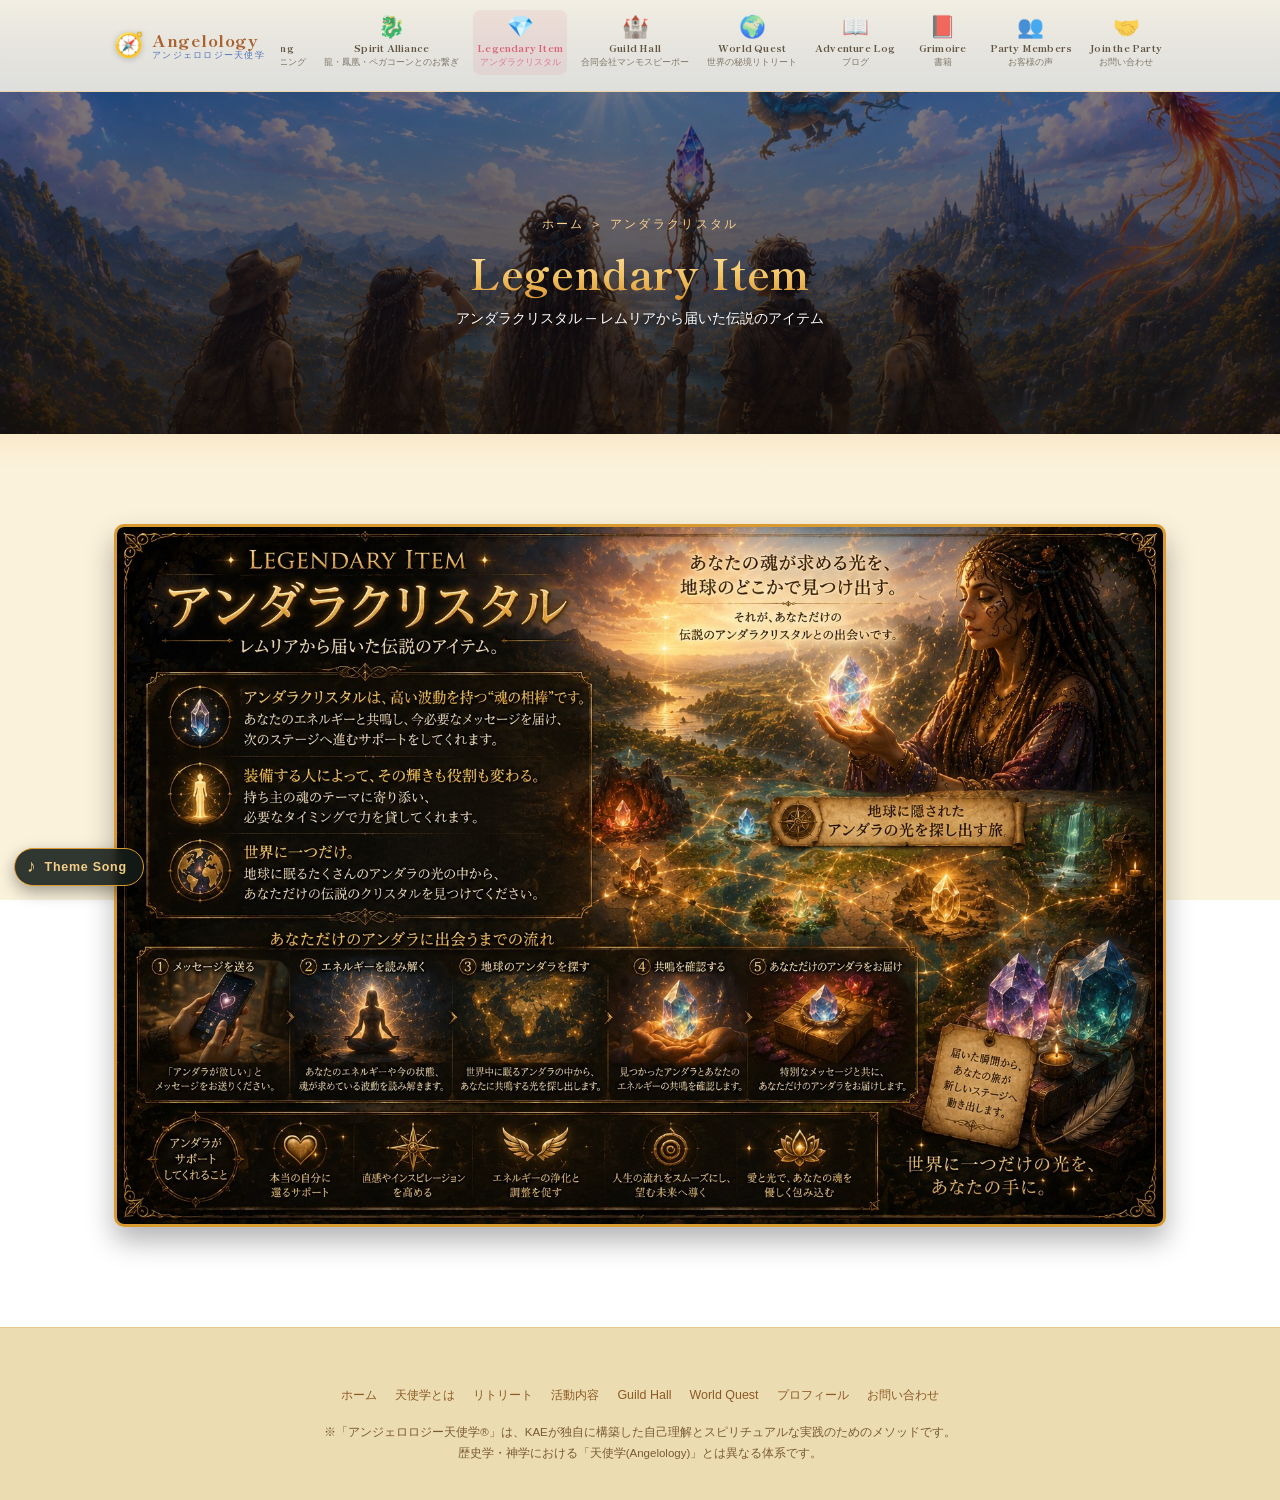
<file: legendary-item.html>
<!DOCTYPE html>
<html lang="ja">
<head>
<meta charset="UTF-8">
<meta name="viewport" content="width=device-width, initial-scale=1.0">
<title>アンダラクリスタル | アンジェロロジー天使学</title>
<link rel="preconnect" href="https://fonts.googleapis.com">
<link href="https://fonts.googleapis.com/css2?family=Shippori+Mincho+B1:wght@500;600;800&family=Zen+Maru+Gothic:wght@400;500;700;900&display=swap" rel="stylesheet">
<link rel="stylesheet" href="styles.css">
<style>
  .quest-image-map{ position:relative; display:block; }
  .quest-image-map .lore-img{ display:block; }
  .quest-hotspot{ position:absolute; display:block; background:transparent; }
  .quest-hotspot:hover{ background:rgba(255,255,255,.08); border-radius:8px; }
</style>
</head>
<body>

<nav>
  <div class="wrap">
    <a class="brand" href="index.html">
      <span class="brand-icon">🧭</span>
      <span class="brand-text">Angelology<small>アンジェロロジー天使学</small></span>
    </a>
    <button class="nav-toggle" aria-label="メニュー">☰</button>
        <ul class="menu-icons">
      <li><a href="angelology.html"><span class="ico">⚔️</span><span class="en">Quest Start</span><span class="jp">アンジェロロジー天使学</span></a></li>
      <li><a href="activity.html#session"><span class="ico">🗺️</span><span class="en">Main Quest</span><span class="jp">個人セッション</span></a></li>
      <li><a href="activity.html#seminar"><span class="ico">📚</span><span class="en">Skill Up</span><span class="jp">講座・セミナー</span></a></li>
      <li><a href="retreat.html"><span class="ico">🏕️</span><span class="en">Adventure</span><span class="jp">アンジェロリトリート</span></a></li>
      <li><a href="magic-awakening.html"><span class="ico">✨</span><span class="en">Magic Awakening</span><span class="jp">13次元チャクラチューニング</span></a></li>
      <li><a href="activity.html#spirit"><span class="ico">🐉</span><span class="en">Spirit Alliance</span><span class="jp">龍・鳳凰・ペガコーンとのお繋ぎ</span></a></li>
      <li><a href="legendary-item.html" class="active"><span class="ico">💎</span><span class="en">Legendary Item</span><span class="jp">アンダラクリスタル</span></a></li>
      <li><a href="guild.html"><span class="ico">🏰</span><span class="en">Guild Hall</span><span class="jp">合同会社マンモスピーポー</span></a></li>
      <li><a href="world.html"><span class="ico">🌍</span><span class="en">World Quest</span><span class="jp">世界の秘境リトリート</span></a></li>
      <li><a href="https://ameblo.jp/gardeniaspa/" target="_blank" rel="noopener"><span class="ico">📖</span><span class="en">Adventure Log</span><span class="jp">ブログ</span></a></li>
      <li><a href="activity.html#books"><span class="ico">📕</span><span class="en">Grimoire</span><span class="jp">書籍</span></a></li>
      <li><a href="voices.html"><span class="ico">👥</span><span class="en">Party Members</span><span class="jp">お客様の声</span></a></li>
      <li><a href="contact.html"><span class="ico">🤝</span><span class="en">Join the Party</span><span class="jp">お問い合わせ</span></a></li>
    </ul>
  </div>
</nav>

<header class="page-banner">
  <div class="crumb">ホーム ＞ アンダラクリスタル</div>
  <h1>Legendary Item</h1>
  <p>アンダラクリスタル ─ レムリアから届いた伝説のアイテム</p>
</header>

<main class="wrap">

  <section style="text-align:center;">
    <div class="quest-image-map">
      <img class="lore-img full" src="img-crystal.jpg" alt="Legendary Item ─ アンダラクリスタル。あなたの魂が求める光を、地球のどこかで見つけ出す。世界に一つだけの光を、あなたの手に。">
      <a href="contact.html?subject=crystal" class="quest-hotspot" style="left:72%; top:78%; width:27%; height:13%;" aria-label="世界に一つだけの光を、あなたの手に。お申し込みはこちら"></a>
    </div>
  </section>

</main>

<footer>
  <div class="foot-nav">
    <a href="index.html">ホーム</a>
    <a href="angelology.html">天使学とは</a>
    <a href="retreat.html">リトリート</a>
    <a href="activity.html">活動内容</a>
    <a href="guild.html">Guild Hall</a>
    <a href="world.html">World Quest</a>
    <a href="profile.html">プロフィール</a>
    <a href="contact.html">お問い合わせ</a>
  </div>
  ※「アンジェロロジー天使学®」は、KAEが独自に構築した自己理解とスピリチュアルな実践のためのメソッドです。<br>
  歴史学・神学における「天使学(Angelology)」とは異なる体系です。
</footer>

<script src="nav.js"></script>
<script src="bgm.js"></script>
</body>
</html>
</file>
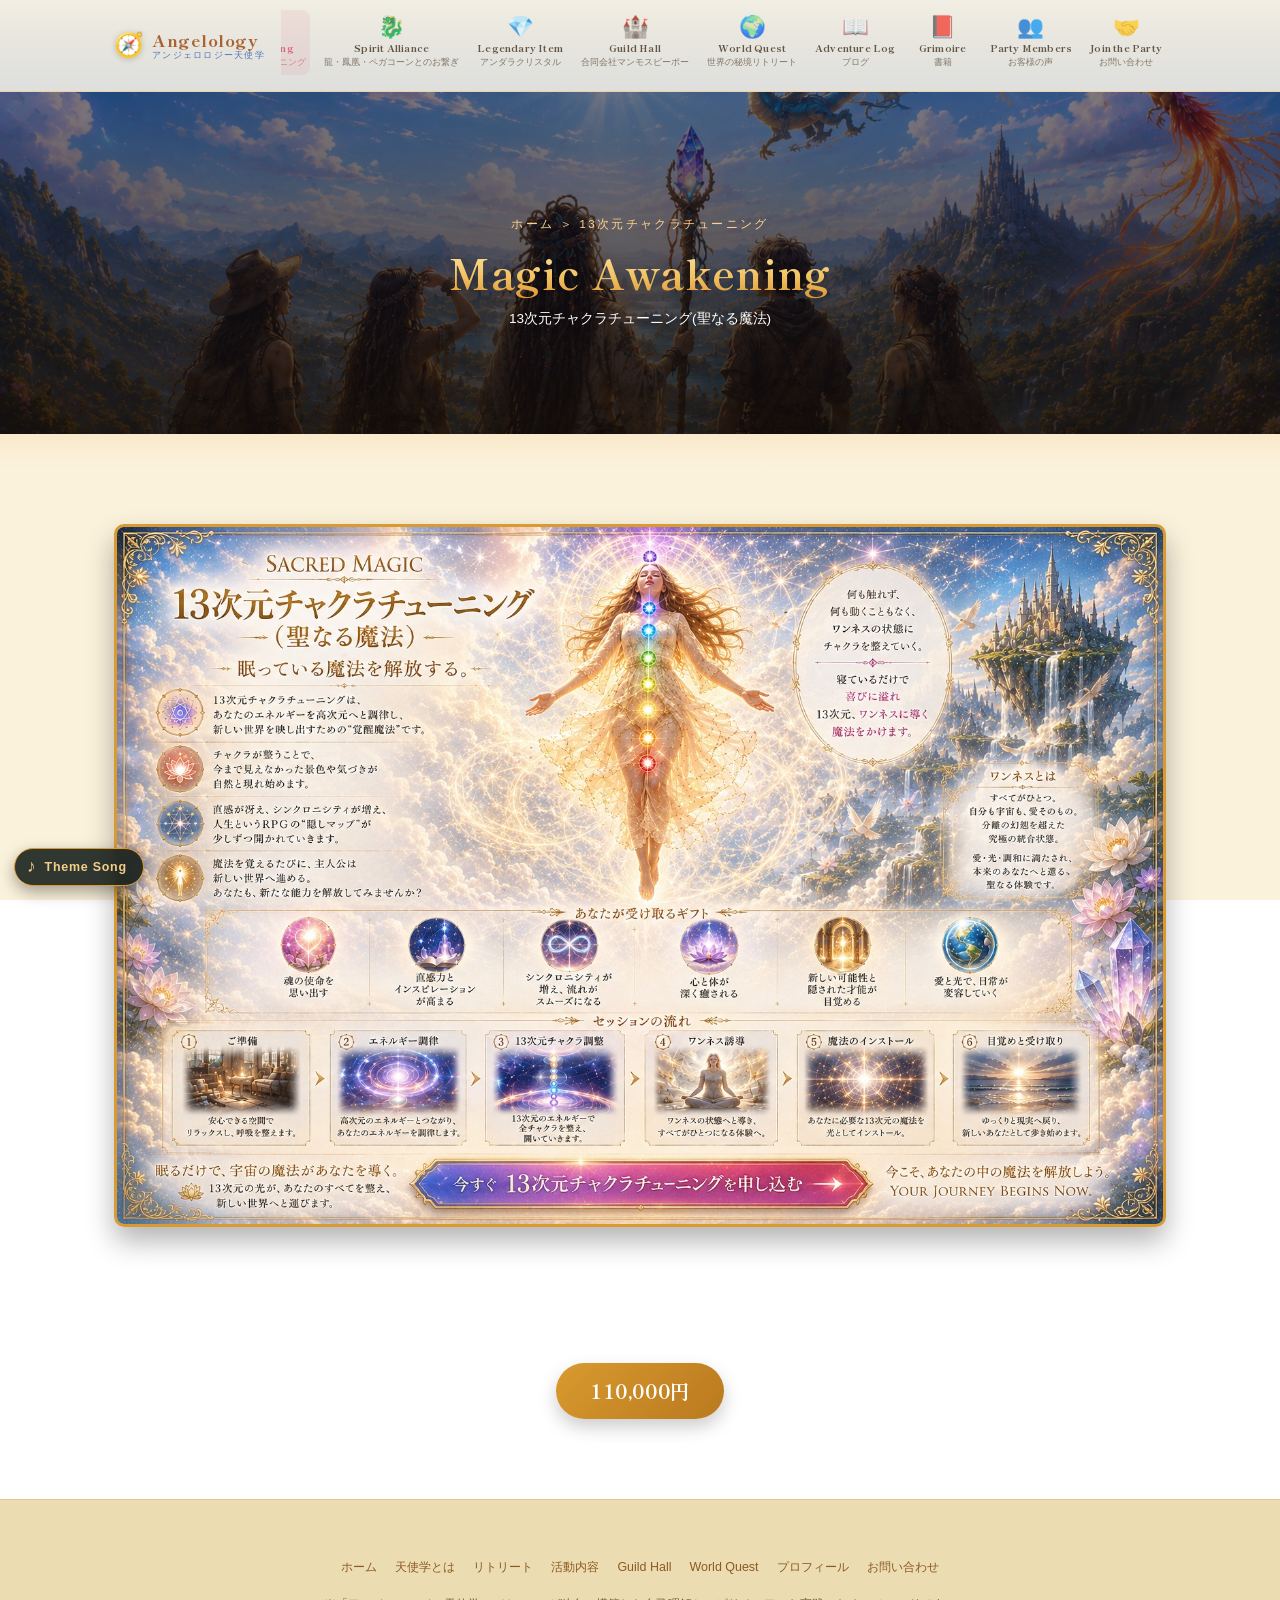
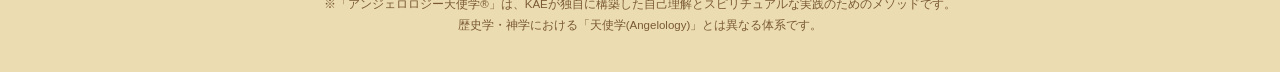
<file: magic-awakening.html>
<!DOCTYPE html>
<html lang="ja">
<head>
<meta charset="UTF-8">
<meta name="viewport" content="width=device-width, initial-scale=1.0">
<title>13次元チャクラチューニング | アンジェロロジー天使学</title>
<link rel="preconnect" href="https://fonts.googleapis.com">
<link href="https://fonts.googleapis.com/css2?family=Shippori+Mincho+B1:wght@500;600;800&family=Zen+Maru+Gothic:wght@400;500;700;900&display=swap" rel="stylesheet">
<link rel="stylesheet" href="styles.css">
<style>
  .quest-image-map{ position:relative; display:block; }
  .quest-image-map .lore-img{ display:block; }
  .quest-hotspot{ position:absolute; display:block; background:transparent; }
  .quest-hotspot:hover{ background:rgba(255,255,255,.08); border-radius:8px; }
</style>
</head>
<body>

<nav>
  <div class="wrap">
    <a class="brand" href="index.html">
      <span class="brand-icon">🧭</span>
      <span class="brand-text">Angelology<small>アンジェロロジー天使学</small></span>
    </a>
    <button class="nav-toggle" aria-label="メニュー">☰</button>
        <ul class="menu-icons">
      <li><a href="angelology.html"><span class="ico">⚔️</span><span class="en">Quest Start</span><span class="jp">アンジェロロジー天使学</span></a></li>
      <li><a href="activity.html#session"><span class="ico">🗺️</span><span class="en">Main Quest</span><span class="jp">個人セッション</span></a></li>
      <li><a href="activity.html#seminar"><span class="ico">📚</span><span class="en">Skill Up</span><span class="jp">講座・セミナー</span></a></li>
      <li><a href="retreat.html"><span class="ico">🏕️</span><span class="en">Adventure</span><span class="jp">アンジェロリトリート</span></a></li>
      <li><a href="magic-awakening.html" class="active"><span class="ico">✨</span><span class="en">Magic Awakening</span><span class="jp">13次元チャクラチューニング</span></a></li>
      <li><a href="activity.html#spirit"><span class="ico">🐉</span><span class="en">Spirit Alliance</span><span class="jp">龍・鳳凰・ペガコーンとのお繋ぎ</span></a></li>
      <li><a href="legendary-item.html"><span class="ico">💎</span><span class="en">Legendary Item</span><span class="jp">アンダラクリスタル</span></a></li>
      <li><a href="guild.html"><span class="ico">🏰</span><span class="en">Guild Hall</span><span class="jp">合同会社マンモスピーポー</span></a></li>
      <li><a href="world.html"><span class="ico">🌍</span><span class="en">World Quest</span><span class="jp">世界の秘境リトリート</span></a></li>
      <li><a href="https://ameblo.jp/gardeniaspa/" target="_blank" rel="noopener"><span class="ico">📖</span><span class="en">Adventure Log</span><span class="jp">ブログ</span></a></li>
      <li><a href="activity.html#books"><span class="ico">📕</span><span class="en">Grimoire</span><span class="jp">書籍</span></a></li>
      <li><a href="voices.html"><span class="ico">👥</span><span class="en">Party Members</span><span class="jp">お客様の声</span></a></li>
      <li><a href="contact.html"><span class="ico">🤝</span><span class="en">Join the Party</span><span class="jp">お問い合わせ</span></a></li>
    </ul>
  </div>
</nav>

<header class="page-banner">
  <div class="crumb">ホーム ＞ 13次元チャクラチューニング</div>
  <h1>Magic Awakening</h1>
  <p>13次元チャクラチューニング(聖なる魔法)</p>
</header>

<main class="wrap">

  <section style="text-align:center;">
    <div class="quest-image-map">
      <img class="lore-img full" src="img-chakra-full.jpg" alt="Sacred Magic ─ 13次元チャクラチューニング。眠っている魔法を解放する。あなたが受け取るギフトとセッションの流れ。">
      <a href="contact.html?subject=chakra" class="quest-hotspot" style="left:27%; top:86.5%; width:38%; height:9%;" aria-label="今すぐ13次元チャクラチューニングを申し込む"></a>
    </div>
  </section>

  <section style="text-align:center;">
    <div class="price-tag" style="font-size:1.2rem; padding:14px 34px;">110,000円</div>
  </section>

</main>

<footer>
  <div class="foot-nav">
    <a href="index.html">ホーム</a>
    <a href="angelology.html">天使学とは</a>
    <a href="retreat.html">リトリート</a>
    <a href="activity.html">活動内容</a>
    <a href="guild.html">Guild Hall</a>
    <a href="world.html">World Quest</a>
    <a href="profile.html">プロフィール</a>
    <a href="contact.html">お問い合わせ</a>
  </div>
  ※「アンジェロロジー天使学®」は、KAEが独自に構築した自己理解とスピリチュアルな実践のためのメソッドです。<br>
  歴史学・神学における「天使学(Angelology)」とは異なる体系です。
</footer>

<script src="nav.js"></script>
<script src="bgm.js"></script>
</body>
</html>
</file>
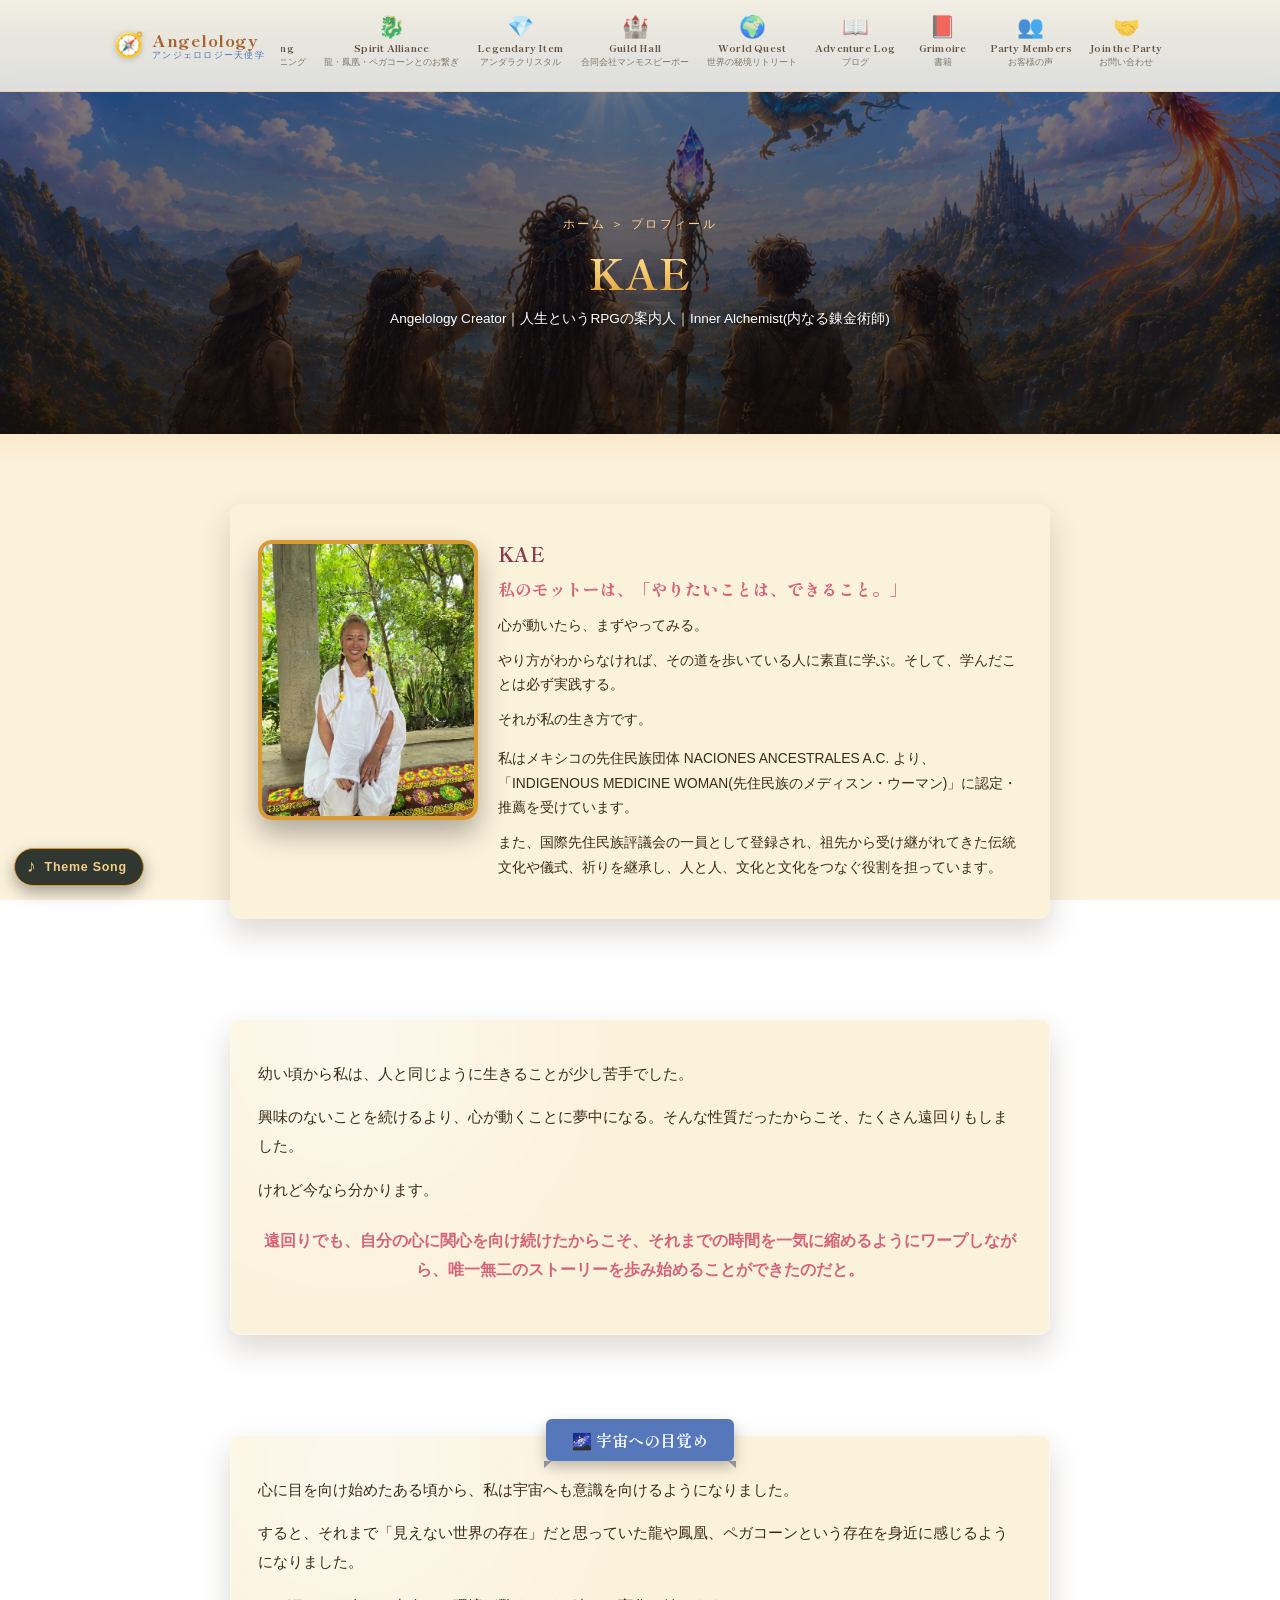
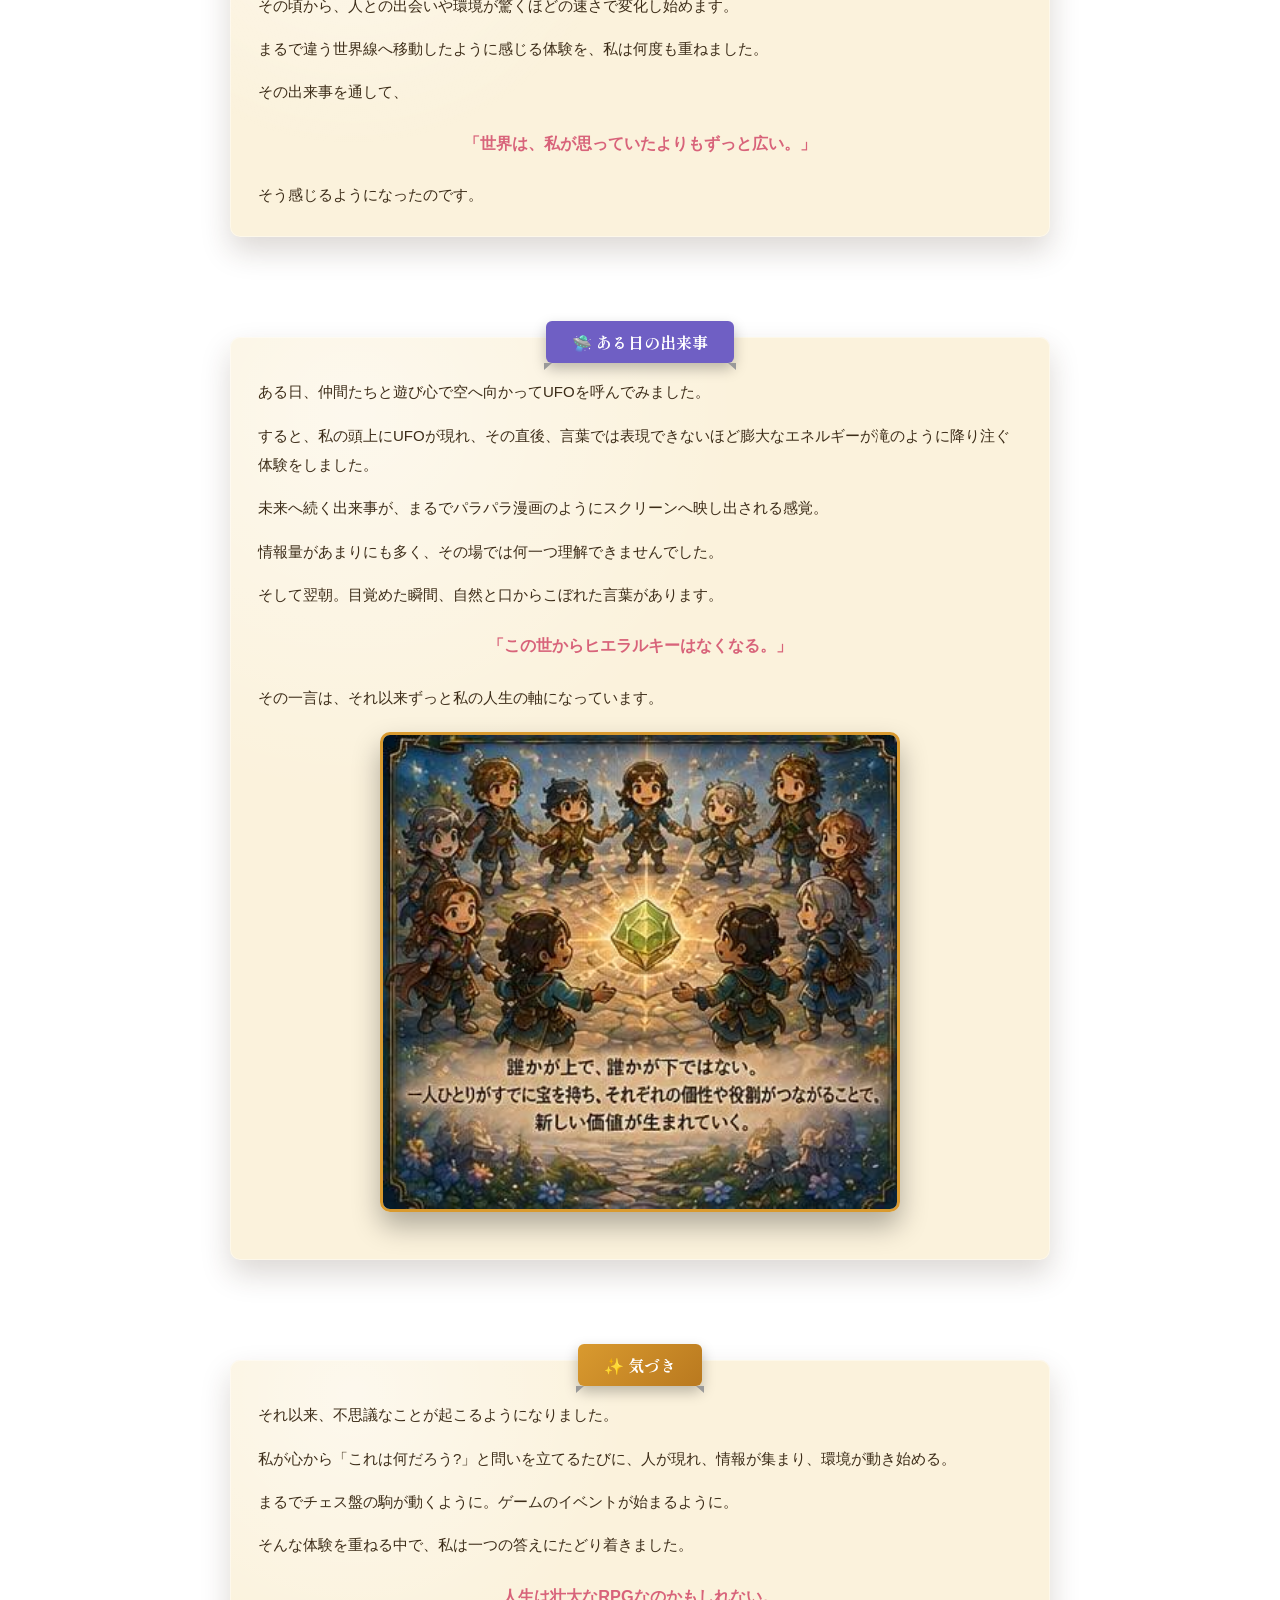
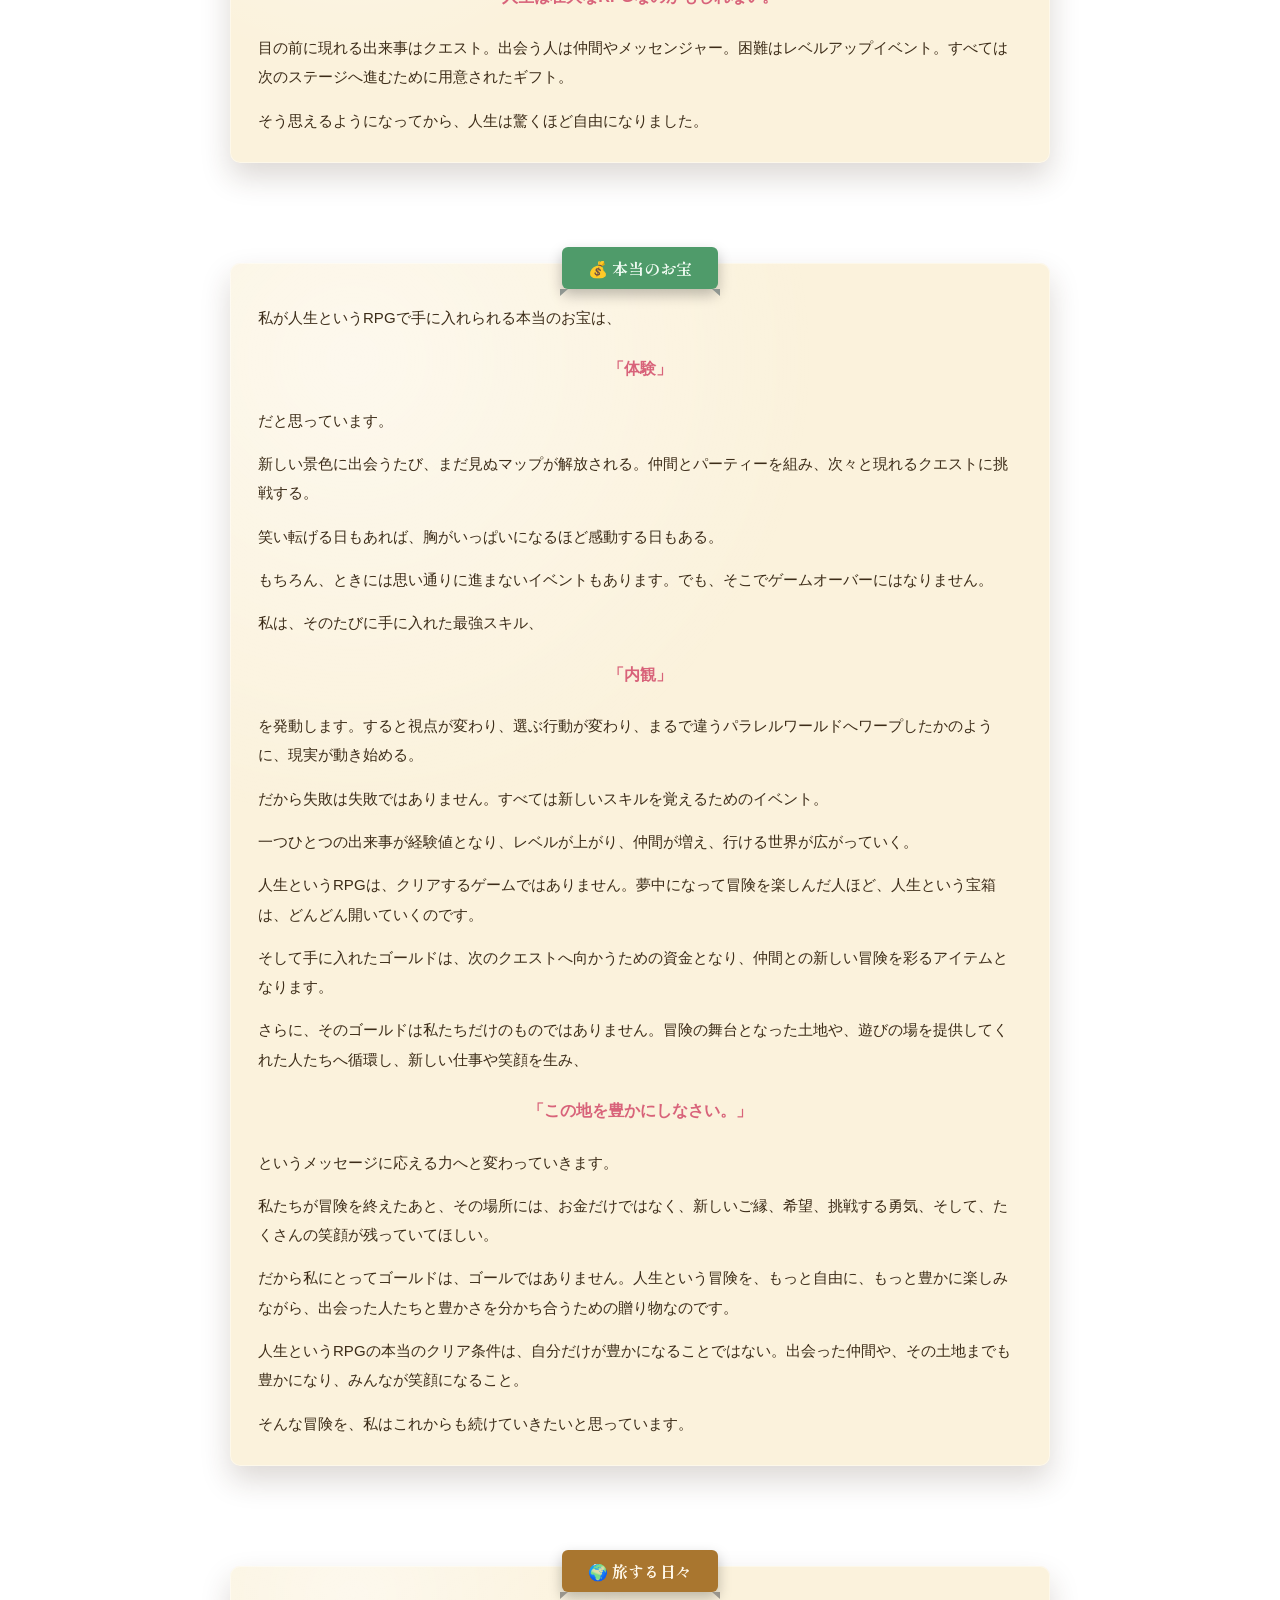
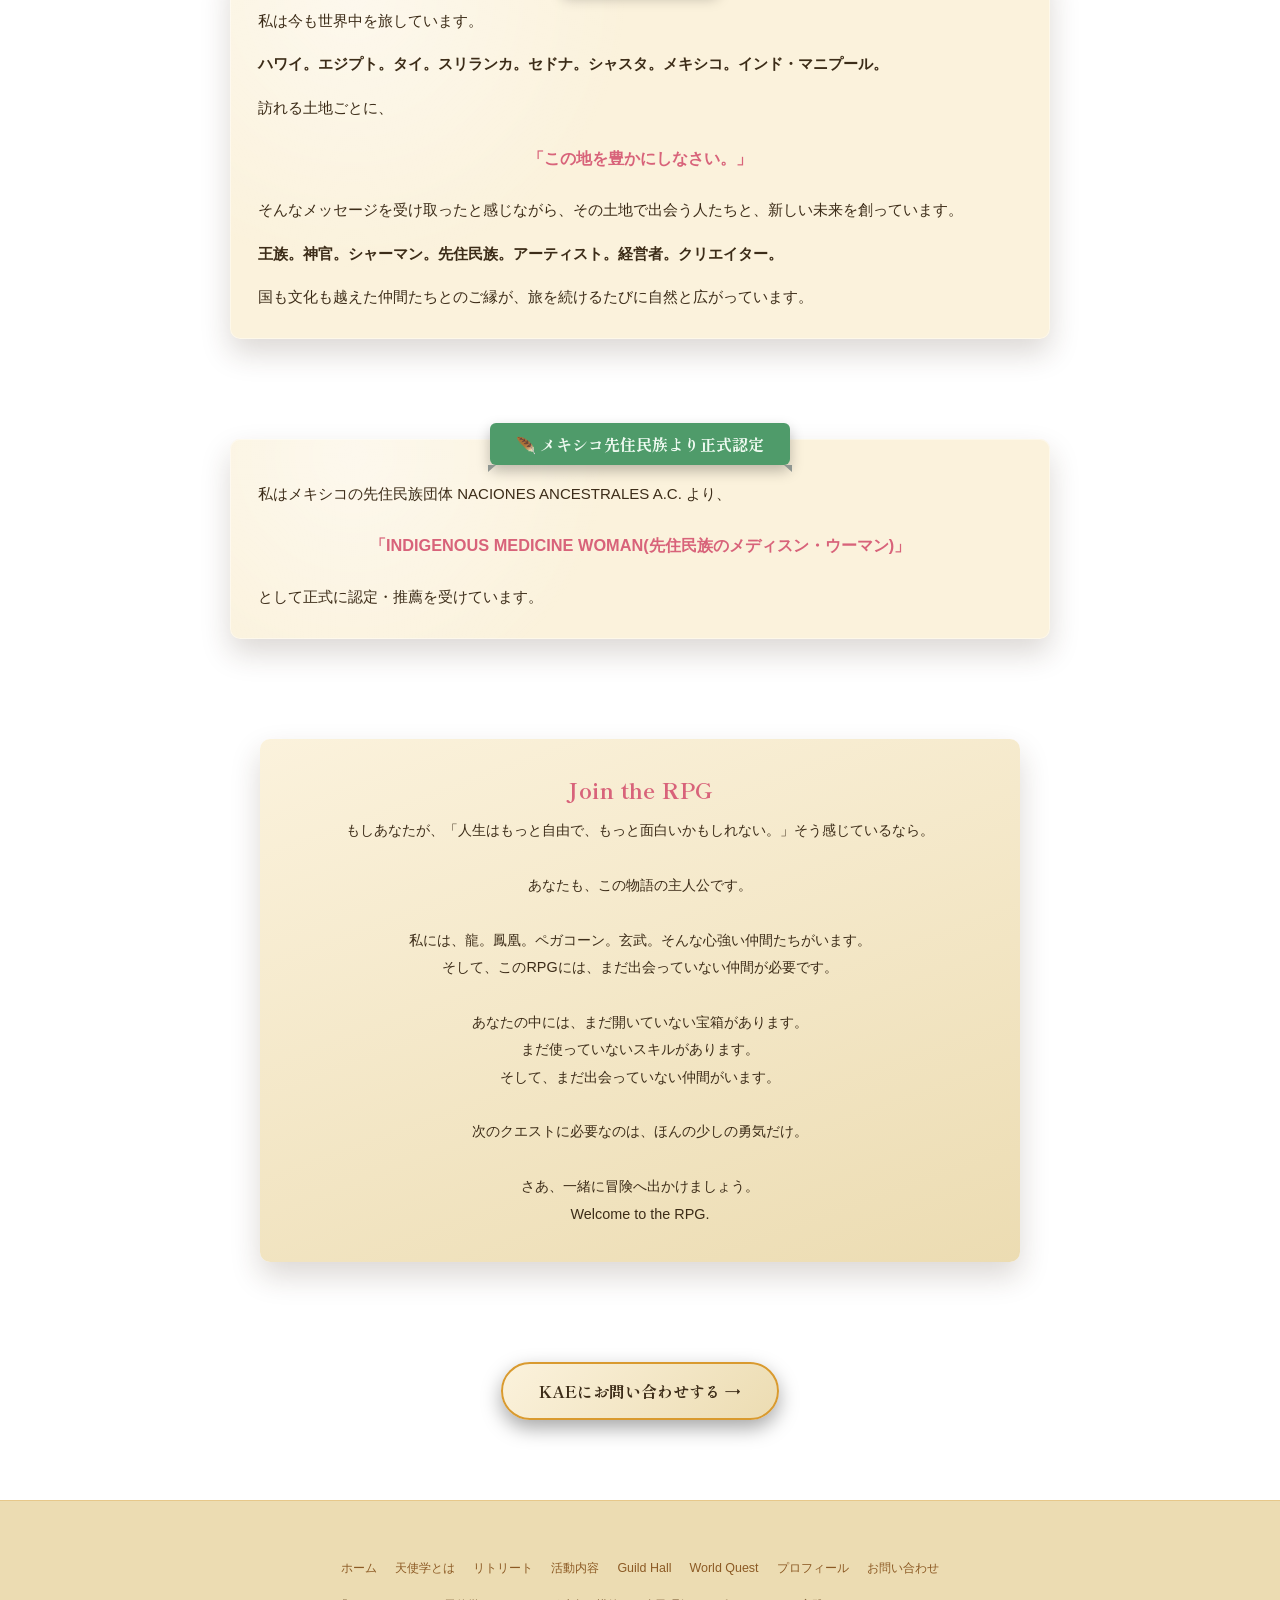
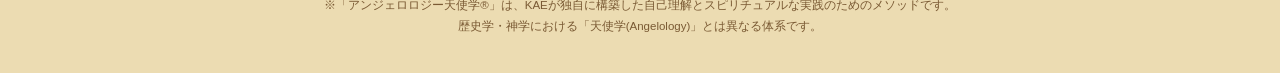
<file: profile.html>
<!DOCTYPE html>
<html lang="ja">
<head>
<meta charset="UTF-8">
<meta name="viewport" content="width=device-width, initial-scale=1.0">
<title>プロフィール | アンジェロロジー天使学</title>
<link rel="preconnect" href="https://fonts.googleapis.com">
<link href="https://fonts.googleapis.com/css2?family=Shippori+Mincho+B1:wght@500;600;800&family=Zen+Maru+Gothic:wght@400;500;700;900&display=swap" rel="stylesheet">
<link rel="stylesheet" href="styles.css">
</head>
<body>

<nav>
  <div class="wrap">
    <a class="brand" href="index.html">
      <span class="brand-icon">🧭</span>
      <span class="brand-text">Angelology<small>アンジェロロジー天使学</small></span>
    </a>
    <button class="nav-toggle" aria-label="メニュー">☰</button>
            <ul class="menu-icons">
      <li><a href="angelology.html"><span class="ico">⚔️</span><span class="en">Quest Start</span><span class="jp">アンジェロロジー天使学</span></a></li>
      <li><a href="activity.html#session"><span class="ico">🗺️</span><span class="en">Main Quest</span><span class="jp">個人セッション</span></a></li>
      <li><a href="activity.html#seminar"><span class="ico">📚</span><span class="en">Skill Up</span><span class="jp">講座・セミナー</span></a></li>
      <li><a href="retreat.html"><span class="ico">🏕️</span><span class="en">Adventure</span><span class="jp">アンジェロリトリート</span></a></li>
      <li><a href="activity.html#chakra"><span class="ico">✨</span><span class="en">Magic Awakening</span><span class="jp">13次元チャクラチューニング</span></a></li>
      <li><a href="activity.html#spirit"><span class="ico">🐉</span><span class="en">Spirit Alliance</span><span class="jp">龍・鳳凰・ペガコーンとのお繋ぎ</span></a></li>
      <li><a href="activity.html#crystal"><span class="ico">💎</span><span class="en">Legendary Item</span><span class="jp">アンダラクリスタル</span></a></li>
      <li><a href="guild.html"><span class="ico">🏰</span><span class="en">Guild Hall</span><span class="jp">合同会社マンモスピーポー</span></a></li>
      <li><a href="world.html"><span class="ico">🌍</span><span class="en">World Quest</span><span class="jp">世界の秘境リトリート</span></a></li>
      <li><a href="https://ameblo.jp/gardeniaspa/" target="_blank" rel="noopener"><span class="ico">📖</span><span class="en">Adventure Log</span><span class="jp">ブログ</span></a></li>
      <li><a href="activity.html#books"><span class="ico">📕</span><span class="en">Grimoire</span><span class="jp">書籍</span></a></li>
      <li><a href="voices.html"><span class="ico">👥</span><span class="en">Party Members</span><span class="jp">お客様の声</span></a></li>
      <li><a href="contact.html"><span class="ico">🤝</span><span class="en">Join the Party</span><span class="jp">お問い合わせ</span></a></li>
    </ul>
  </div>
</nav>

<header class="page-banner">
  <div class="crumb">ホーム ＞ プロフィール</div>
  <h1>KAE</h1>
  <p>Angelology Creator｜人生というRPGの案内人｜Inner Alchemist(内なる錬金術師)</p>
</header>

<main class="wrap">

  <section>
    <div class="kae-card" style="max-width:820px;margin:0 auto;">
      <img class="kae-photo-real" src="kae-photo.jpg" alt="KAE">
      <div>
        <h3>KAE</h3>
        <p style="font-family:'Shippori Mincho B1',serif;font-weight:800;color:var(--ribbon-red);font-size:1.05rem;">私のモットーは、「やりたいことは、できること。」</p>
        <p>心が動いたら、まずやってみる。</p>
        <p>やり方がわからなければ、その道を歩いている人に素直に学ぶ。そして、学んだことは必ず実践する。</p>
        <p>それが私の生き方です。</p>
        <p style="margin-top:14px;">私はメキシコの先住民族団体 NACIONES ANCESTRALES A.C. より、<br>「INDIGENOUS MEDICINE WOMAN(先住民族のメディスン・ウーマン)」に認定・推薦を受けています。</p>
        <p>また、国際先住民族評議会の一員として登録され、祖先から受け継がれてきた伝統文化や儀式、祈りを継承し、人と人、文化と文化をつなぐ役割を担っています。</p>
      </div>
    </div>
  </section>

  <section>
    <div class="card quest-copy" style="max-width:820px;margin:0 auto;">
      <p>幼い頃から私は、人と同じように生きることが少し苦手でした。</p>
      <p>興味のないことを続けるより、心が動くことに夢中になる。そんな性質だったからこそ、たくさん遠回りもしました。</p>
      <p>けれど今なら分かります。</p>
      <p class="quote-line">遠回りでも、自分の心に関心を向け続けたからこそ、それまでの時間を一気に縮めるようにワープしながら、唯一無二のストーリーを歩み始めることができたのだと。</p>
    </div>
  </section>

  <section>
    <div class="card quest-copy" style="max-width:820px;margin:0 auto;">
      <div class="ribbon blue">🌌 宇宙への目覚め</div>
      <p>心に目を向け始めたある頃から、私は宇宙へも意識を向けるようになりました。</p>
      <p>すると、それまで「見えない世界の存在」だと思っていた龍や鳳凰、ペガコーンという存在を身近に感じるようになりました。</p>
      <p>その頃から、人との出会いや環境が驚くほどの速さで変化し始めます。</p>
      <p>まるで違う世界線へ移動したように感じる体験を、私は何度も重ねました。</p>
      <p>その出来事を通して、</p>
      <p class="quote-line">「世界は、私が思っていたよりもずっと広い。」</p>
      <p>そう感じるようになったのです。</p>
    </div>
  </section>

  <section>
    <div class="card quest-copy" style="max-width:820px;margin:0 auto;">
      <div class="ribbon purple">🛸 ある日の出来事</div>
      <p>ある日、仲間たちと遊び心で空へ向かってUFOを呼んでみました。</p>
      <p>すると、私の頭上にUFOが現れ、その直後、言葉では表現できないほど膨大なエネルギーが滝のように降り注ぐ体験をしました。</p>
      <p>未来へ続く出来事が、まるでパラパラ漫画のようにスクリーンへ映し出される感覚。</p>
      <p>情報量があまりにも多く、その場では何一つ理解できませんでした。</p>
      <p>そして翌朝。目覚めた瞬間、自然と口からこぼれた言葉があります。</p>
      <p class="quote-line">「この世からヒエラルキーはなくなる。」</p>
      <p>その一言は、それ以来ずっと私の人生の軸になっています。</p>
      <img class="lore-img" src="img-no-hierarchy.jpg" alt="誰かが上で、誰かが下ではない。一人ひとりがすでに宝を持ち、それぞれの個性や役割がつながることで、新しい価値が生まれていく。">
    </div>
  </section>

  <section>
    <div class="card quest-copy" style="max-width:820px;margin:0 auto;">
      <div class="ribbon gold">✨ 気づき</div>
      <p>それ以来、不思議なことが起こるようになりました。</p>
      <p>私が心から「これは何だろう?」と問いを立てるたびに、人が現れ、情報が集まり、環境が動き始める。</p>
      <p>まるでチェス盤の駒が動くように。ゲームのイベントが始まるように。</p>
      <p>そんな体験を重ねる中で、私は一つの答えにたどり着きました。</p>
      <p class="quote-line">人生は壮大なRPGなのかもしれない。</p>
      <p>目の前に現れる出来事はクエスト。出会う人は仲間やメッセンジャー。困難はレベルアップイベント。すべては次のステージへ進むために用意されたギフト。</p>
      <p>そう思えるようになってから、人生は驚くほど自由になりました。</p>
    </div>
  </section>

  <section>
    <div class="card quest-copy" style="max-width:820px;margin:0 auto;">
      <div class="ribbon green">💰 本当のお宝</div>
      <p>私が人生というRPGで手に入れられる本当のお宝は、</p>
      <p class="quote-line">「体験」</p>
      <p>だと思っています。</p>
      <p>新しい景色に出会うたび、まだ見ぬマップが解放される。仲間とパーティーを組み、次々と現れるクエストに挑戦する。</p>
      <p>笑い転げる日もあれば、胸がいっぱいになるほど感動する日もある。</p>
      <p>もちろん、ときには思い通りに進まないイベントもあります。でも、そこでゲームオーバーにはなりません。</p>
      <p>私は、そのたびに手に入れた最強スキル、</p>
      <p class="quote-line">「内観」</p>
      <p>を発動します。すると視点が変わり、選ぶ行動が変わり、まるで違うパラレルワールドへワープしたかのように、現実が動き始める。</p>
      <p>だから失敗は失敗ではありません。すべては新しいスキルを覚えるためのイベント。</p>
      <p>一つひとつの出来事が経験値となり、レベルが上がり、仲間が増え、行ける世界が広がっていく。</p>
      <p>人生というRPGは、クリアするゲームではありません。夢中になって冒険を楽しんだ人ほど、人生という宝箱は、どんどん開いていくのです。</p>
      <p>そして手に入れたゴールドは、次のクエストへ向かうための資金となり、仲間との新しい冒険を彩るアイテムとなります。</p>
      <p>さらに、そのゴールドは私たちだけのものではありません。冒険の舞台となった土地や、遊びの場を提供してくれた人たちへ循環し、新しい仕事や笑顔を生み、</p>
      <p class="quote-line">「この地を豊かにしなさい。」</p>
      <p>というメッセージに応える力へと変わっていきます。</p>
      <p>私たちが冒険を終えたあと、その場所には、お金だけではなく、新しいご縁、希望、挑戦する勇気、そして、たくさんの笑顔が残っていてほしい。</p>
      <p>だから私にとってゴールドは、ゴールではありません。人生という冒険を、もっと自由に、もっと豊かに楽しみながら、出会った人たちと豊かさを分かち合うための贈り物なのです。</p>
      <p>人生というRPGの本当のクリア条件は、自分だけが豊かになることではない。出会った仲間や、その土地までも豊かになり、みんなが笑顔になること。</p>
      <p>そんな冒険を、私はこれからも続けていきたいと思っています。</p>
    </div>
  </section>

  <section>
    <div class="card quest-copy" style="max-width:820px;margin:0 auto;">
      <div class="ribbon brown">🌍 旅する日々</div>
      <p>私は今も世界中を旅しています。</p>
      <p style="font-weight:700;">ハワイ。エジプト。タイ。スリランカ。セドナ。シャスタ。メキシコ。インド・マニプール。</p>
      <p>訪れる土地ごとに、</p>
      <p class="quote-line">「この地を豊かにしなさい。」</p>
      <p>そんなメッセージを受け取ったと感じながら、その土地で出会う人たちと、新しい未来を創っています。</p>
      <p style="font-weight:700;">王族。神官。シャーマン。先住民族。アーティスト。経営者。クリエイター。</p>
      <p>国も文化も越えた仲間たちとのご縁が、旅を続けるたびに自然と広がっています。</p>
    </div>
  </section>

  <section>
    <div class="card quest-copy" style="max-width:820px;margin:0 auto;">
      <div class="ribbon green">🪶 メキシコ先住民族より正式認定</div>
      <p>私はメキシコの先住民族団体 NACIONES ANCESTRALES A.C. より、</p>
      <p class="quote-line">「INDIGENOUS MEDICINE WOMAN(先住民族のメディスン・ウーマン)」</p>
      <p>として正式に認定・推薦を受けています。</p>
    </div>
  </section>

  <section>
    <div class="closing" style="max-width:760px;margin:0 auto;">
      <h3>Join the RPG</h3>
      <p>
        もしあなたが、「人生はもっと自由で、もっと面白いかもしれない。」そう感じているなら。<br><br>
        あなたも、この物語の主人公です。<br><br>
        私には、龍。鳳凰。ペガコーン。玄武。そんな心強い仲間たちがいます。<br>
        そして、このRPGには、まだ出会っていない仲間が必要です。<br><br>
        あなたの中には、まだ開いていない宝箱があります。<br>
        まだ使っていないスキルがあります。<br>
        そして、まだ出会っていない仲間がいます。<br><br>
        次のクエストに必要なのは、ほんの少しの勇気だけ。<br><br>
        さあ、一緒に冒険へ出かけましょう。<br>
        Welcome to the RPG.
      </p>
    </div>
  </section>

  <section style="text-align:center;">
    <a class="cta" href="contact.html">KAEにお問い合わせする →</a>
  </section>

</main>

<footer>
  <div class="foot-nav">
    <a href="index.html">ホーム</a>
    <a href="angelology.html">天使学とは</a>
    <a href="retreat.html">リトリート</a>
    <a href="activity.html">活動内容</a>
    <a href="guild.html">Guild Hall</a>
    <a href="world.html">World Quest</a>
    <a href="profile.html">プロフィール</a>
    <a href="contact.html">お問い合わせ</a>
  </div>
  ※「アンジェロロジー天使学®」は、KAEが独自に構築した自己理解とスピリチュアルな実践のためのメソッドです。<br>
  歴史学・神学における「天使学(Angelology)」とは異なる体系です。
</footer>

<script src="nav.js"></script>
<script src="bgm.js"></script>
</body>
</html>
</file>
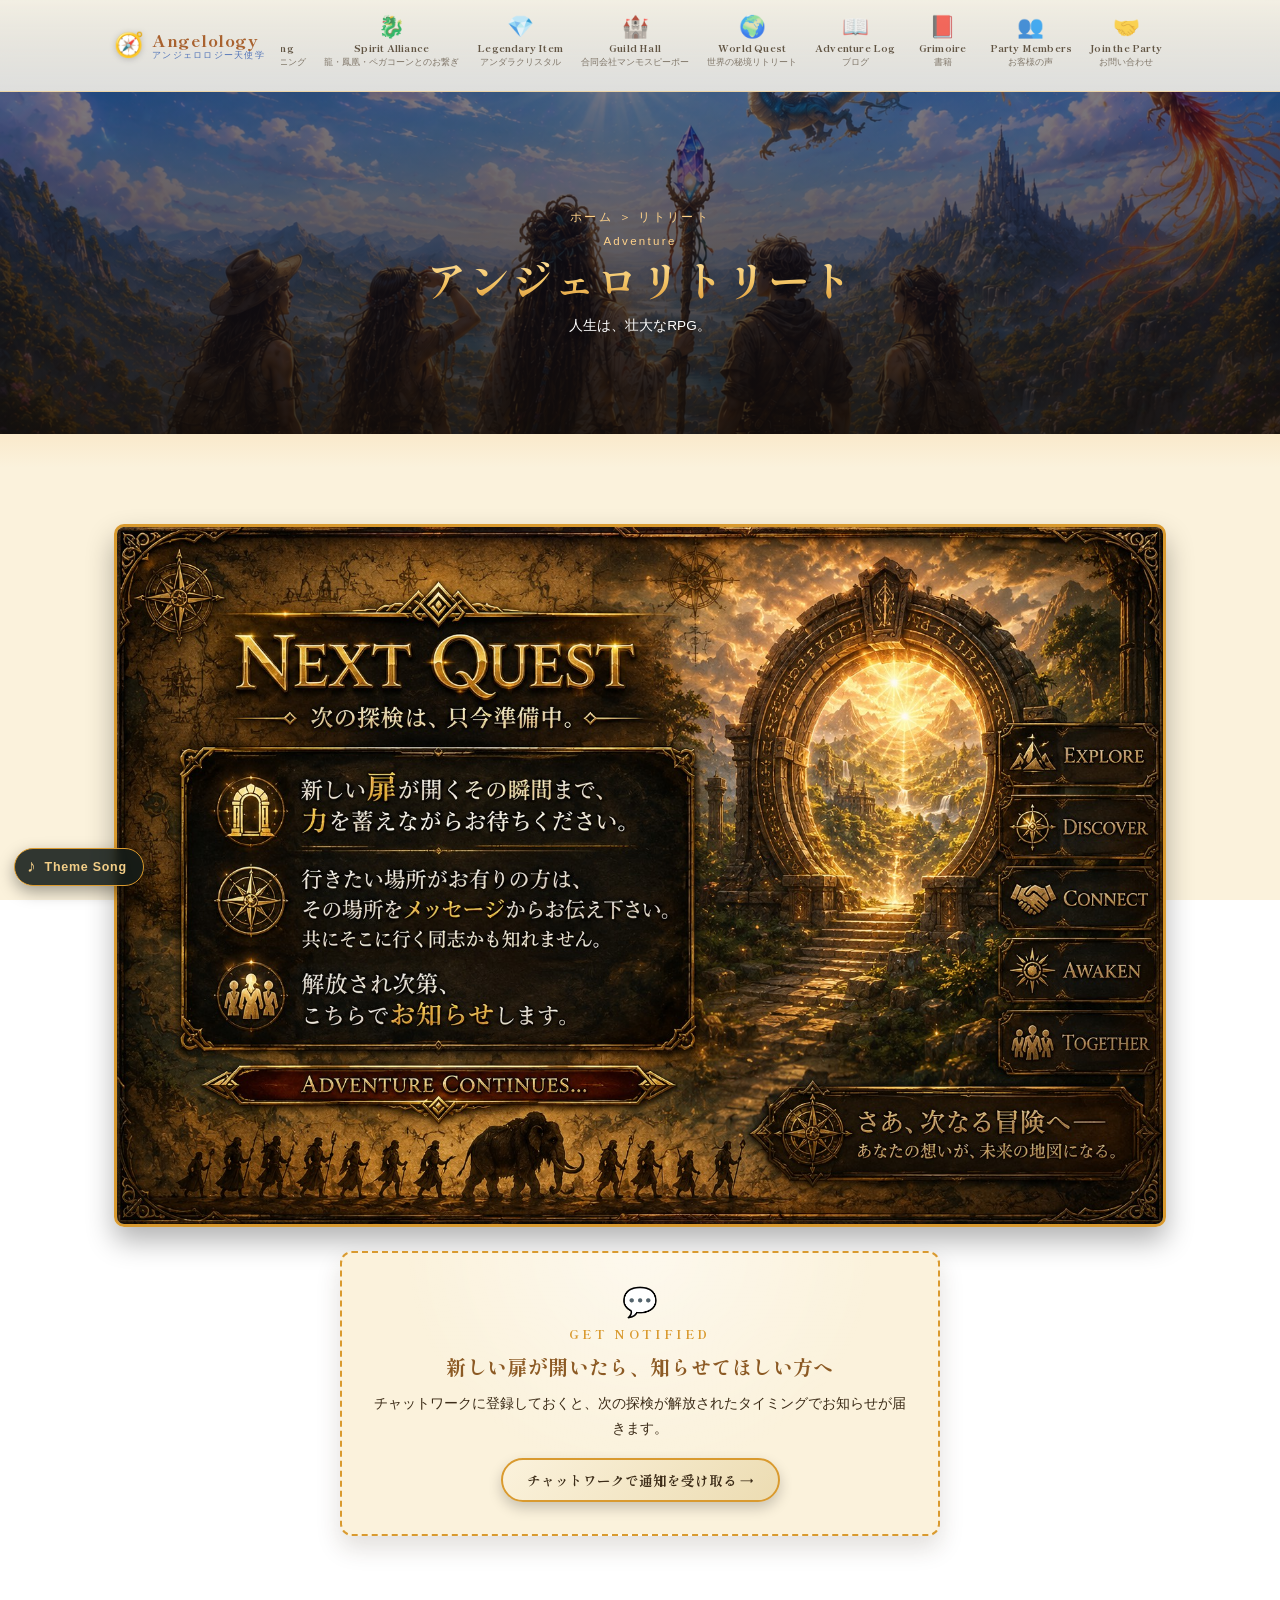
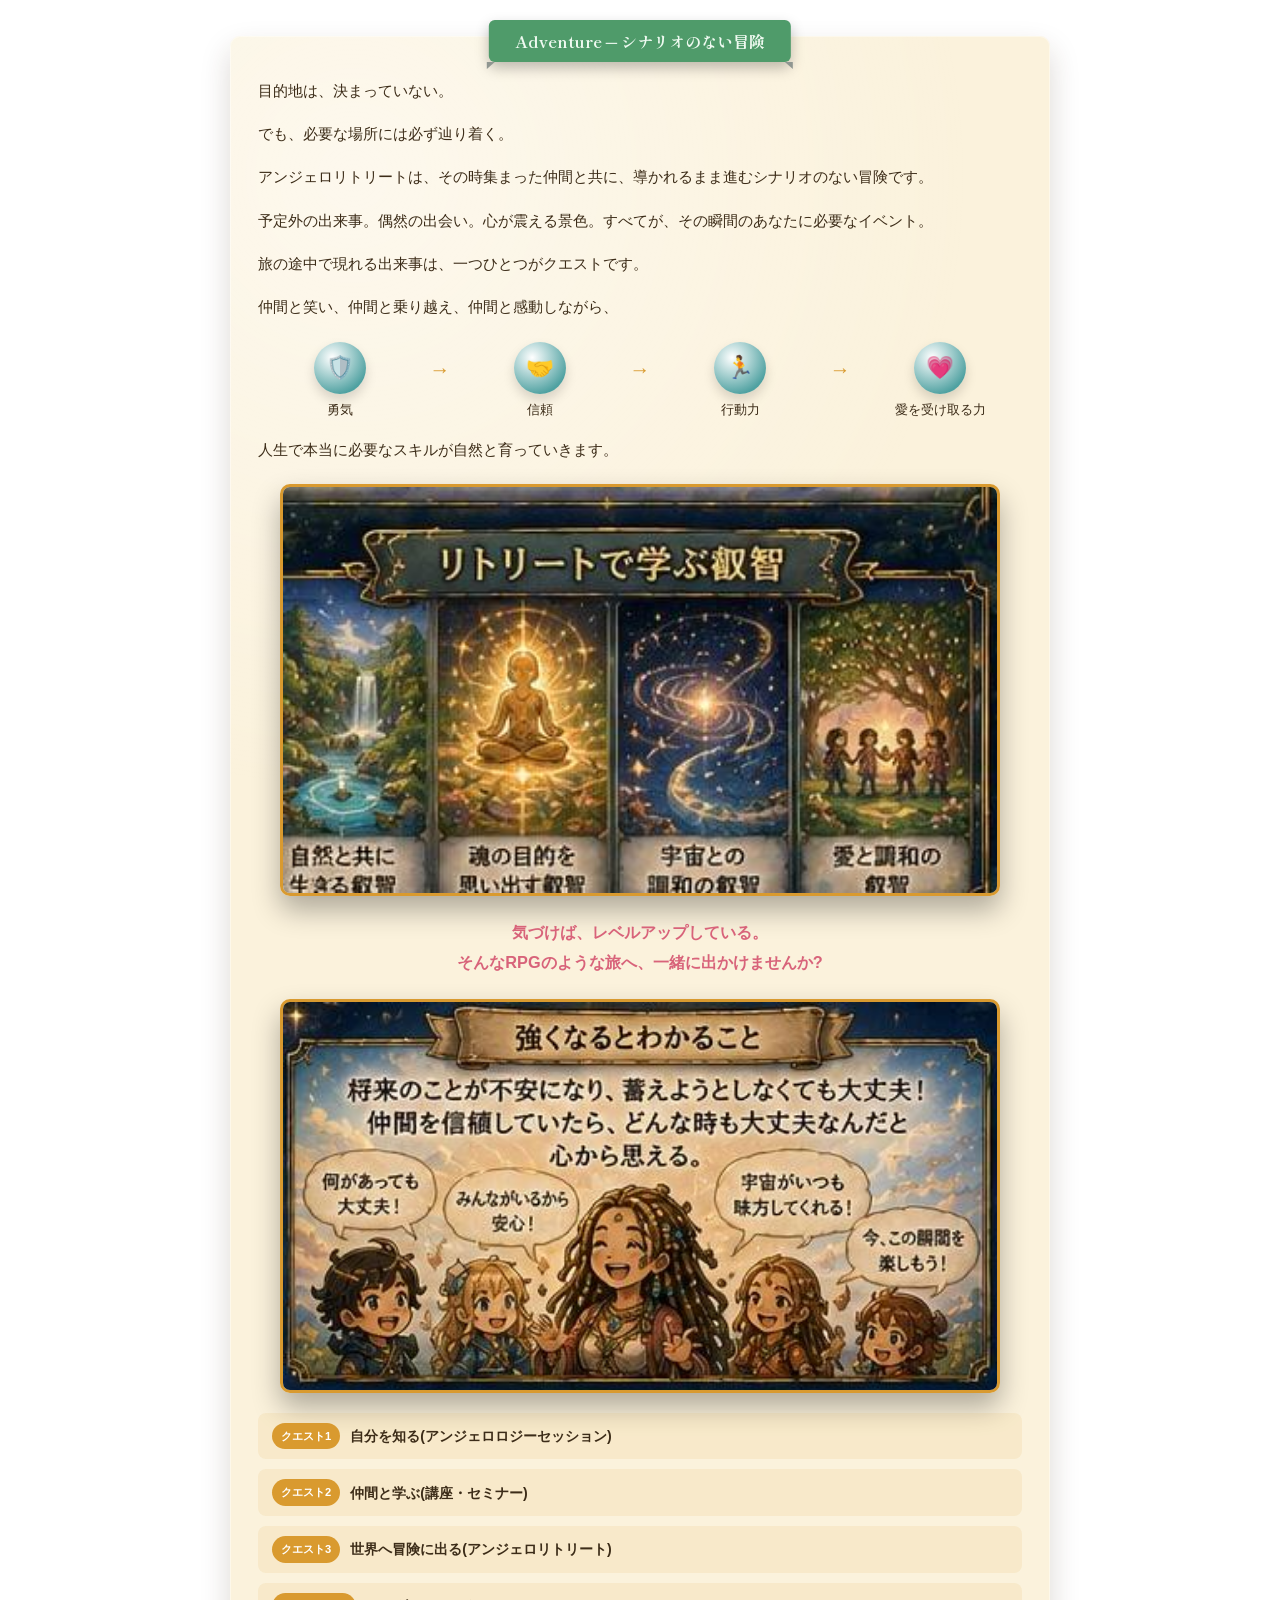
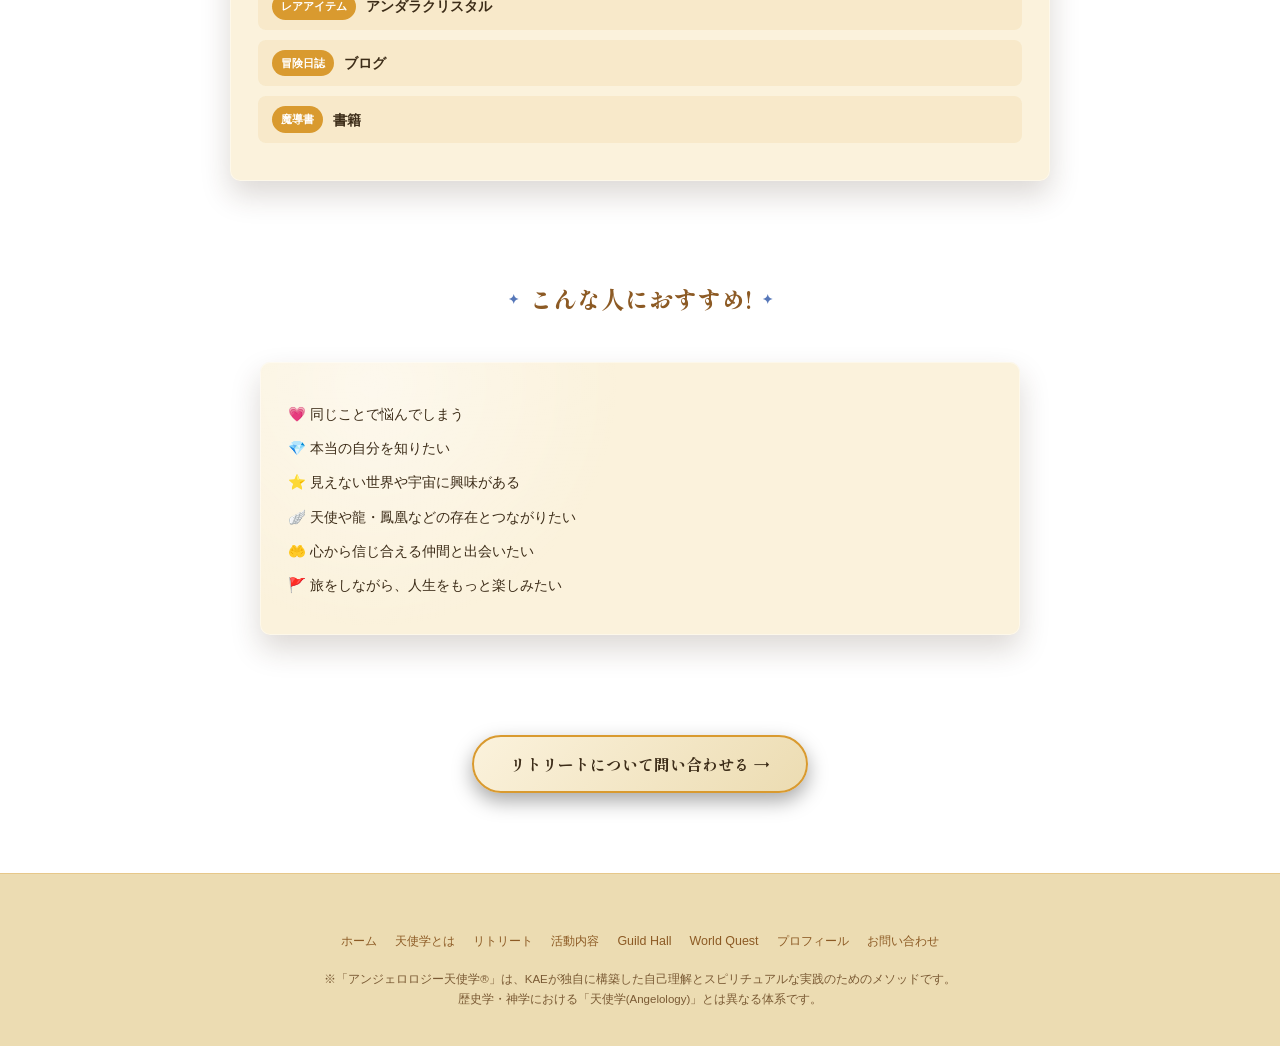
<file: retreat.html>
<!DOCTYPE html>
<html lang="ja">
<head>
<meta charset="UTF-8">
<meta name="viewport" content="width=device-width, initial-scale=1.0">
<title>アンジェロリトリート | アンジェロロジー天使学</title>
<link rel="preconnect" href="https://fonts.googleapis.com">
<link href="https://fonts.googleapis.com/css2?family=Shippori+Mincho+B1:wght@500;600;800&family=Zen+Maru+Gothic:wght@400;500;700;900&display=swap" rel="stylesheet">
<link rel="stylesheet" href="styles.css">
</head>
<body>

<nav>
  <div class="wrap">
    <a class="brand" href="index.html">
      <span class="brand-icon">🧭</span>
      <span class="brand-text">Angelology<small>アンジェロロジー天使学</small></span>
    </a>
    <button class="nav-toggle" aria-label="メニュー">☰</button>
            <ul class="menu-icons">
      <li><a href="angelology.html"><span class="ico">⚔️</span><span class="en">Quest Start</span><span class="jp">アンジェロロジー天使学</span></a></li>
      <li><a href="activity.html#session"><span class="ico">🗺️</span><span class="en">Main Quest</span><span class="jp">個人セッション</span></a></li>
      <li><a href="activity.html#seminar"><span class="ico">📚</span><span class="en">Skill Up</span><span class="jp">講座・セミナー</span></a></li>
      <li><a href="retreat.html" class="active"><span class="ico">🏕️</span><span class="en">Adventure</span><span class="jp">アンジェロリトリート</span></a></li>
      <li><a href="magic-awakening.html"><span class="ico">✨</span><span class="en">Magic Awakening</span><span class="jp">13次元チャクラチューニング</span></a></li>
      <li><a href="activity.html#spirit"><span class="ico">🐉</span><span class="en">Spirit Alliance</span><span class="jp">龍・鳳凰・ペガコーンとのお繋ぎ</span></a></li>
      <li><a href="legendary-item.html"><span class="ico">💎</span><span class="en">Legendary Item</span><span class="jp">アンダラクリスタル</span></a></li>
      <li><a href="guild.html"><span class="ico">🏰</span><span class="en">Guild Hall</span><span class="jp">合同会社マンモスピーポー</span></a></li>
      <li><a href="world.html"><span class="ico">🌍</span><span class="en">World Quest</span><span class="jp">世界の秘境リトリート</span></a></li>
      <li><a href="https://ameblo.jp/gardeniaspa/" target="_blank" rel="noopener"><span class="ico">📖</span><span class="en">Adventure Log</span><span class="jp">ブログ</span></a></li>
      <li><a href="activity.html#books"><span class="ico">📕</span><span class="en">Grimoire</span><span class="jp">書籍</span></a></li>
      <li><a href="voices.html"><span class="ico">👥</span><span class="en">Party Members</span><span class="jp">お客様の声</span></a></li>
      <li><a href="contact.html"><span class="ico">🤝</span><span class="en">Join the Party</span><span class="jp">お問い合わせ</span></a></li>
    </ul>
  </div>
</nav>

<header class="page-banner">
  <div class="crumb">ホーム ＞ リトリート</div>
  <div class="crumb" style="margin-bottom:2px;">Adventure</div>
  <h1>アンジェロリトリート</h1>
  <p>人生は、壮大なRPG。</p>
</header>

<main class="wrap">

  <section style="text-align:center;">
    <img class="lore-img full" src="img-next-quest.jpg" alt="Next Quest ─ 次の探検は、只今準備中。">
    <div class="quest-notice" style="max-width:600px; margin:24px auto 0;">
      <div class="quest-notice-icon">💬</div>
      <div class="quest-notice-label">GET NOTIFIED</div>
      <h3>新しい扉が開いたら、知らせてほしい方へ</h3>
      <p>チャットワークに登録しておくと、次の探検が解放されたタイミングでお知らせが届きます。</p>
      <a class="cta small" href="https://www.chatwork.com/1wzz0i7v2y07c" target="_blank" rel="noopener" style="margin-top:16px;">チャットワークで通知を受け取る →</a>
    </div>
  </section>

  <section>
    <div class="card quest-copy" style="max-width:820px;margin:0 auto;">
      <div class="ribbon green">Adventure ─ シナリオのない冒険</div>
      <p>目的地は、決まっていない。</p>
      <p>でも、必要な場所には必ず辿り着く。</p>
      <p>アンジェロリトリートは、その時集まった仲間と共に、導かれるまま進むシナリオのない冒険です。</p>
      <p>予定外の出来事。偶然の出会い。心が震える景色。すべてが、その瞬間のあなたに必要なイベント。</p>
      <p>旅の途中で現れる出来事は、一つひとつがクエストです。</p>
      <p>仲間と笑い、仲間と乗り越え、仲間と感動しながら、</p>

      <div class="flow">
        <div class="flow-step"><div class="gem">🛡️</div>勇気</div>
        <div class="flow-arrow">→</div>
        <div class="flow-step"><div class="gem">🤝</div>信頼</div>
        <div class="flow-arrow">→</div>
        <div class="flow-step"><div class="gem">🏃</div>行動力</div>
        <div class="flow-arrow">→</div>
        <div class="flow-step"><div class="gem">💗</div>愛を受け取る力</div>
      </div>

      <p>人生で本当に必要なスキルが自然と育っていきます。</p>
      <img class="lore-img wide" src="img-wisdom.jpg" alt="リトリートで学ぶ叡智 ─ 自然と共に生きる叡智・魂の目的を思い出す叡智・宇宙との調和の叡智・愛と調和の叡智">
      <p class="quote-line">気づけば、レベルアップしている。<br>そんなRPGのような旅へ、一緒に出かけませんか?</p>
      <img class="lore-img wide" src="img-reassurance.jpg" alt="強くなるとわかること ─ 将来のことが不安になり、蓄えようとしなくても大丈夫!仲間を信頼していたら、どんな時も大丈夫なんだと心から思える。">

      <ul class="quest-list">
        <li><a href="activity.html#session"><span class="tag">クエスト1</span>自分を知る(アンジェロロジーセッション)</a></li>
        <li><a href="activity.html#seminar"><span class="tag">クエスト2</span>仲間と学ぶ(講座・セミナー)</a></li>
        <li><a href="retreat.html"><span class="tag">クエスト3</span>世界へ冒険に出る(アンジェロリトリート)</a></li>
        <li><a href="activity.html#crystal"><span class="tag">レアアイテム</span>アンダラクリスタル</a></li>
        <li><a href="https://ameblo.jp/gardeniaspa/" target="_blank" rel="noopener"><span class="tag">冒険日誌</span>ブログ</a></li>
        <li><a href="activity.html#books"><span class="tag">魔導書</span>書籍</a></li>
      </ul>
    </div>
  </section>

  <section>
    <div class="section-head">
      <div class="section-tag">こんな人におすすめ!</div>
    </div>
    <div class="card" style="max-width:760px;margin:0 auto;">
      <ul>
        <li>💗 同じことで悩んでしまう</li>
        <li>💎 本当の自分を知りたい</li>
        <li>⭐ 見えない世界や宇宙に興味がある</li>
        <li>🪽 天使や龍・鳳凰などの存在とつながりたい</li>
        <li>🤲 心から信じ合える仲間と出会いたい</li>
        <li>🚩 旅をしながら、人生をもっと楽しみたい</li>
      </ul>
    </div>
  </section>

  <section style="text-align:center;">
    <a class="cta" href="contact.html">リトリートについて問い合わせる →</a>
  </section>

</main>

<footer>
  <div class="foot-nav">
    <a href="index.html">ホーム</a>
    <a href="angelology.html">天使学とは</a>
    <a href="retreat.html">リトリート</a>
    <a href="activity.html">活動内容</a>
    <a href="guild.html">Guild Hall</a>
    <a href="world.html">World Quest</a>
    <a href="profile.html">プロフィール</a>
    <a href="contact.html">お問い合わせ</a>
  </div>
  ※「アンジェロロジー天使学®」は、KAEが独自に構築した自己理解とスピリチュアルな実践のためのメソッドです。<br>
  歴史学・神学における「天使学(Angelology)」とは異なる体系です。
</footer>

<script src="nav.js"></script>
<script src="bgm.js"></script>
</body>
</html>
</file>
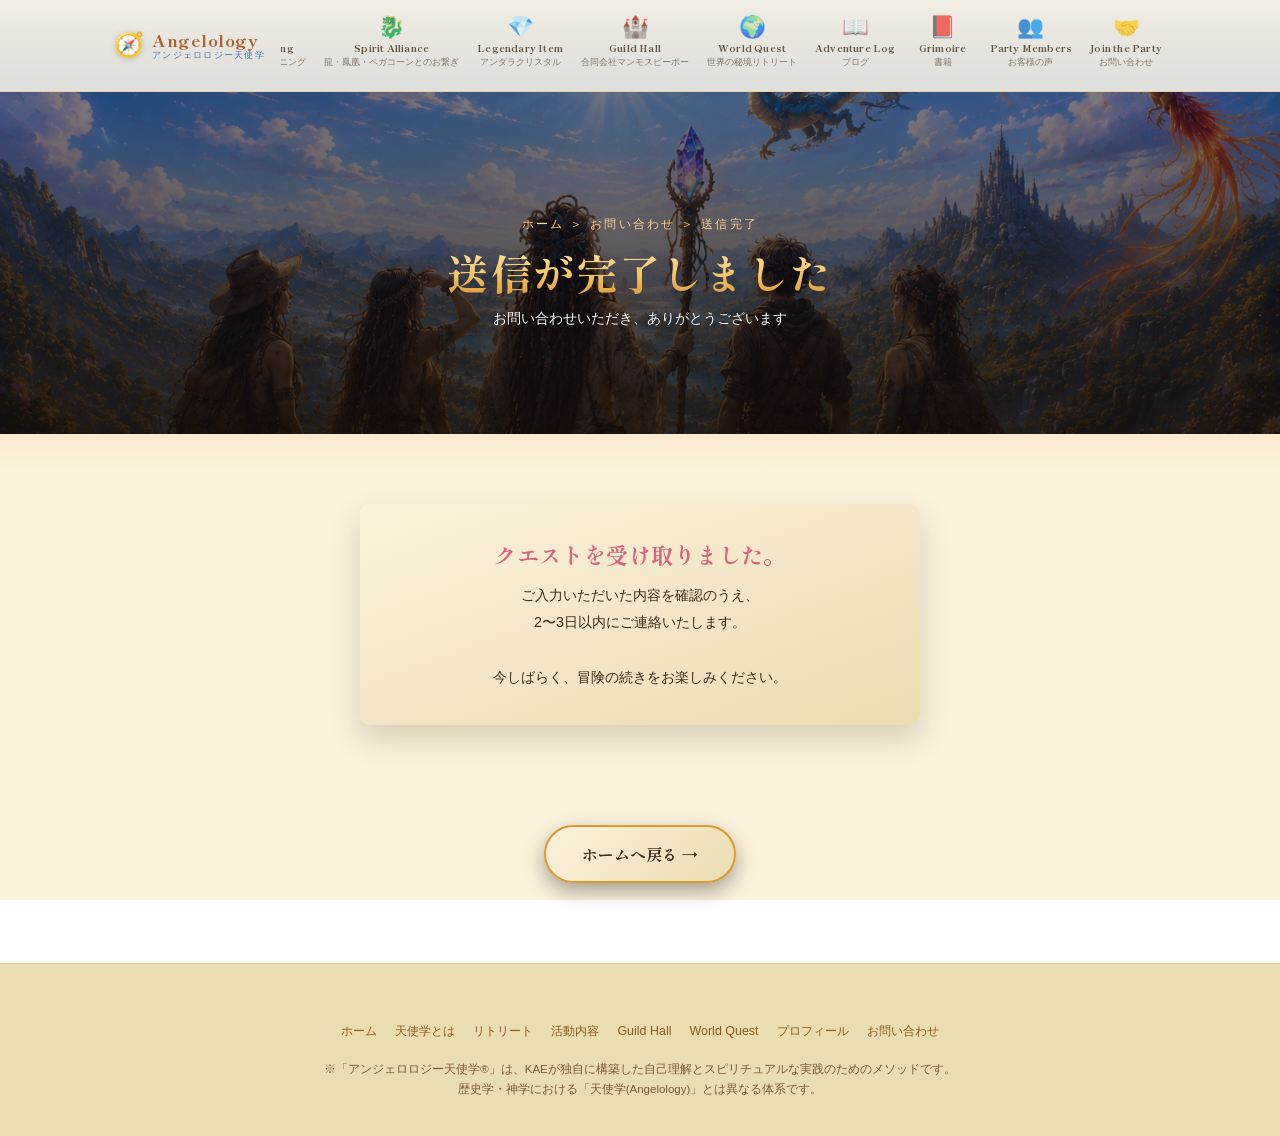
<file: thanks.html>
<!DOCTYPE html>
<html lang="ja">
<head>
<meta charset="UTF-8">
<meta name="viewport" content="width=device-width, initial-scale=1.0">
<title>送信完了 | アンジェロロジー天使学</title>
<link rel="preconnect" href="https://fonts.googleapis.com">
<link href="https://fonts.googleapis.com/css2?family=Shippori+Mincho+B1:wght@500;600;800&family=Zen+Maru+Gothic:wght@400;500;700;900&display=swap" rel="stylesheet">
<link rel="stylesheet" href="styles.css">
</head>
<body>

<nav>
  <div class="wrap">
    <a class="brand" href="index.html">
      <span class="brand-icon">🧭</span>
      <span class="brand-text">Angelology<small>アンジェロロジー天使学</small></span>
    </a>
    <button class="nav-toggle" aria-label="メニュー">☰</button>
            <ul class="menu-icons">
      <li><a href="angelology.html"><span class="ico">⚔️</span><span class="en">Quest Start</span><span class="jp">アンジェロロジー天使学</span></a></li>
      <li><a href="activity.html#session"><span class="ico">🗺️</span><span class="en">Main Quest</span><span class="jp">個人セッション</span></a></li>
      <li><a href="activity.html#seminar"><span class="ico">📚</span><span class="en">Skill Up</span><span class="jp">講座・セミナー</span></a></li>
      <li><a href="retreat.html"><span class="ico">🏕️</span><span class="en">Adventure</span><span class="jp">アンジェロリトリート</span></a></li>
      <li><a href="activity.html#chakra"><span class="ico">✨</span><span class="en">Magic Awakening</span><span class="jp">13次元チャクラチューニング</span></a></li>
      <li><a href="activity.html#spirit"><span class="ico">🐉</span><span class="en">Spirit Alliance</span><span class="jp">龍・鳳凰・ペガコーンとのお繋ぎ</span></a></li>
      <li><a href="activity.html#crystal"><span class="ico">💎</span><span class="en">Legendary Item</span><span class="jp">アンダラクリスタル</span></a></li>
      <li><a href="guild.html"><span class="ico">🏰</span><span class="en">Guild Hall</span><span class="jp">合同会社マンモスピーポー</span></a></li>
      <li><a href="world.html"><span class="ico">🌍</span><span class="en">World Quest</span><span class="jp">世界の秘境リトリート</span></a></li>
      <li><a href="https://ameblo.jp/gardeniaspa/" target="_blank" rel="noopener"><span class="ico">📖</span><span class="en">Adventure Log</span><span class="jp">ブログ</span></a></li>
      <li><a href="activity.html#books"><span class="ico">📕</span><span class="en">Grimoire</span><span class="jp">書籍</span></a></li>
      <li><a href="voices.html"><span class="ico">👥</span><span class="en">Party Members</span><span class="jp">お客様の声</span></a></li>
      <li><a href="contact.html"><span class="ico">🤝</span><span class="en">Join the Party</span><span class="jp">お問い合わせ</span></a></li>
    </ul>
  </div>
</nav>

<header class="page-banner">
  <div class="crumb">ホーム ＞ お問い合わせ ＞ 送信完了</div>
  <h1>送信が完了しました</h1>
  <p>お問い合わせいただき、ありがとうございます</p>
</header>

<main class="wrap">
  <section style="text-align:center;">
    <div class="closing" style="max-width:560px;margin:0 auto;">
      <h3>クエストを受け取りました。</h3>
      <p>
        ご入力いただいた内容を確認のうえ、<br>
        2〜3日以内にご連絡いたします。<br><br>
        今しばらく、冒険の続きをお楽しみください。
      </p>
    </div>
  </section>

  <section style="text-align:center;">
    <a class="cta" href="index.html">ホームへ戻る →</a>
  </section>
</main>

<footer>
  <div class="foot-nav">
    <a href="index.html">ホーム</a>
    <a href="angelology.html">天使学とは</a>
    <a href="retreat.html">リトリート</a>
    <a href="activity.html">活動内容</a>
    <a href="guild.html">Guild Hall</a>
    <a href="world.html">World Quest</a>
    <a href="profile.html">プロフィール</a>
    <a href="contact.html">お問い合わせ</a>
  </div>
  ※「アンジェロロジー天使学®」は、KAEが独自に構築した自己理解とスピリチュアルな実践のためのメソッドです。<br>
  歴史学・神学における「天使学(Angelology)」とは異なる体系です。
</footer>

<script src="nav.js"></script>
</body>
</html>
</file>
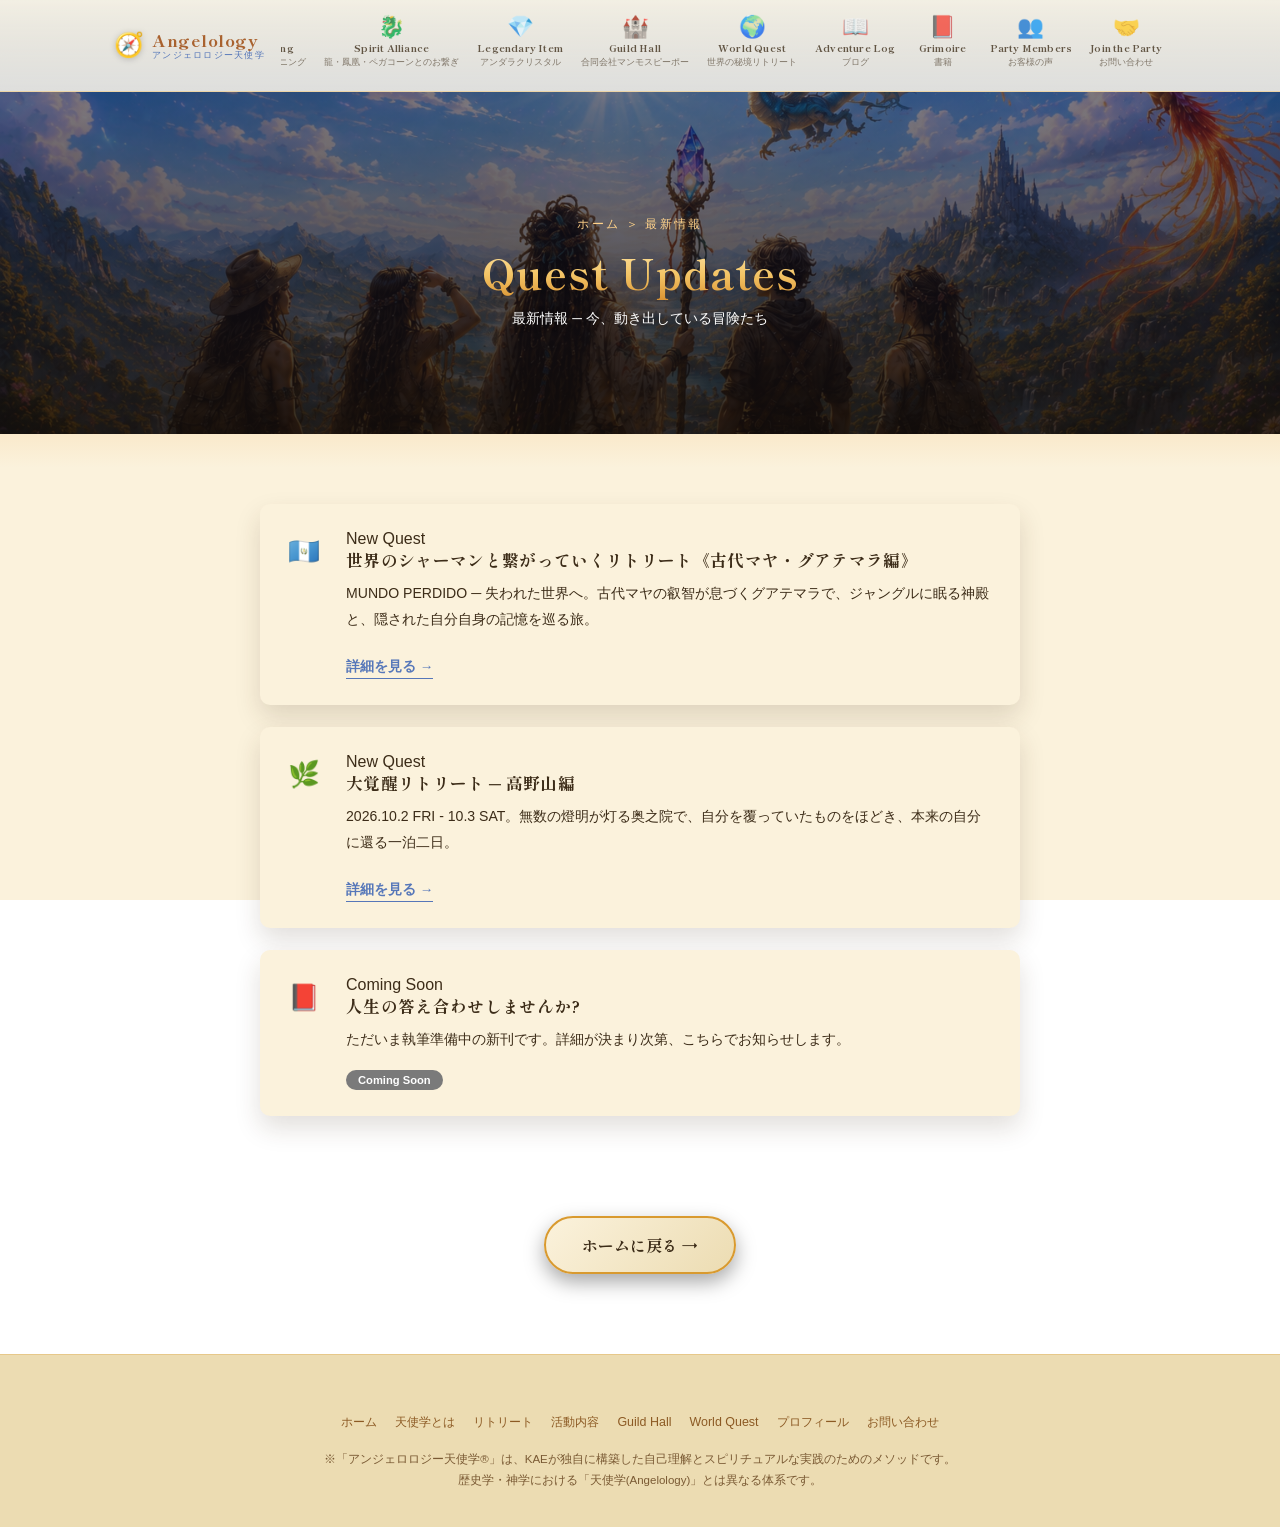
<file: updates.html>
<!DOCTYPE html>
<html lang="ja">
<head>
<meta charset="UTF-8">
<meta name="viewport" content="width=device-width, initial-scale=1.0">
<title>最新情報 | アンジェロロジー天使学</title>
<link rel="preconnect" href="https://fonts.googleapis.com">
<link href="https://fonts.googleapis.com/css2?family=Shippori+Mincho+B1:wght@500;600;800&family=Zen+Maru+Gothic:wght@400;500;700;900&display=swap" rel="stylesheet">
<link rel="stylesheet" href="styles.css">
</head>
<body>

<nav>
  <div class="wrap">
    <a class="brand" href="index.html">
      <span class="brand-icon">🧭</span>
      <span class="brand-text">Angelology<small>アンジェロロジー天使学</small></span>
    </a>
    <button class="nav-toggle" aria-label="メニュー">☰</button>
        <ul class="menu-icons">
      <li><a href="updates.html" class="active"><span class="ico">✦</span><span class="en">Quest Updates</span><span class="jp">最新情報</span></a></li>
      <li><a href="angelology.html"><span class="ico">⚔️</span><span class="en">Quest Start</span><span class="jp">アンジェロロジー天使学</span></a></li>
      <li><a href="activity.html#session"><span class="ico">🗺️</span><span class="en">Main Quest</span><span class="jp">個人セッション</span></a></li>
      <li><a href="activity.html#seminar"><span class="ico">📚</span><span class="en">Skill Up</span><span class="jp">講座・セミナー</span></a></li>
      <li><a href="retreat.html"><span class="ico">🏕️</span><span class="en">Adventure</span><span class="jp">アンジェロリトリート</span></a></li>
      <li><a href="magic-awakening.html"><span class="ico">✨</span><span class="en">Magic Awakening</span><span class="jp">13次元チャクラチューニング</span></a></li>
      <li><a href="activity.html#spirit"><span class="ico">🐉</span><span class="en">Spirit Alliance</span><span class="jp">龍・鳳凰・ペガコーンとのお繋ぎ</span></a></li>
      <li><a href="legendary-item.html"><span class="ico">💎</span><span class="en">Legendary Item</span><span class="jp">アンダラクリスタル</span></a></li>
      <li><a href="guild.html"><span class="ico">🏰</span><span class="en">Guild Hall</span><span class="jp">合同会社マンモスピーポー</span></a></li>
      <li><a href="world.html"><span class="ico">🌍</span><span class="en">World Quest</span><span class="jp">世界の秘境リトリート</span></a></li>
      <li><a href="https://ameblo.jp/gardeniaspa/" target="_blank" rel="noopener"><span class="ico">📖</span><span class="en">Adventure Log</span><span class="jp">ブログ</span></a></li>
      <li><a href="activity.html#books"><span class="ico">📕</span><span class="en">Grimoire</span><span class="jp">書籍</span></a></li>
      <li><a href="voices.html"><span class="ico">👥</span><span class="en">Party Members</span><span class="jp">お客様の声</span></a></li>
      <li><a href="contact.html"><span class="ico">🤝</span><span class="en">Join the Party</span><span class="jp">お問い合わせ</span></a></li>
    </ul>
  </div>
</nav>

<header class="page-banner">
  <div class="crumb">ホーム ＞ 最新情報</div>
  <h1>Quest Updates</h1>
  <p>最新情報 ─ 今、動き出している冒険たち</p>
</header>

<main class="wrap">

  <section>
    <div class="act-detail" style="max-width:760px;margin:0 auto;">

      <div class="act-item">
        <div class="num">🇬🇹</div>
        <div>
          <span class="eng-tag">New Quest</span>
          <h3>世界のシャーマンと繋がっていくリトリート《古代マヤ・グアテマラ編》</h3>
          <p>MUNDO PERDIDO ─ 失われた世界へ。古代マヤの叡智が息づくグアテマラで、ジャングルに眠る神殿と、隠された自分自身の記憶を巡る旅。</p>
          <a class="card-link" href="world.html#guatemala">詳細を見る →</a>
        </div>
      </div>

      <div class="act-item">
        <div class="num">🌿</div>
        <div>
          <span class="eng-tag">New Quest</span>
          <h3>大覚醒リトリート ─ 高野山編</h3>
          <p>2026.10.2 FRI - 10.3 SAT。無数の燈明が灯る奥之院で、自分を覆っていたものをほどき、本来の自分に還る一泊二日。</p>
          <a class="card-link" href="retreat.html#koyasan">詳細を見る →</a>
        </div>
      </div>

      <div class="act-item">
        <div class="num">📕</div>
        <div>
          <span class="eng-tag">Coming Soon</span>
          <h3>人生の答え合わせしませんか?</h3>
          <p>ただいま執筆準備中の新刊です。詳細が決まり次第、こちらでお知らせします。</p>
          <span class="book-badge writing" style="display:inline-block; margin-top:6px;">Coming Soon</span>
        </div>
      </div>

    </div>
  </section>

  <section style="text-align:center;">
    <a class="cta" href="index.html">ホームに戻る →</a>
  </section>

</main>

<footer>
  <div class="foot-nav">
    <a href="index.html">ホーム</a>
    <a href="angelology.html">天使学とは</a>
    <a href="retreat.html">リトリート</a>
    <a href="activity.html">活動内容</a>
    <a href="guild.html">Guild Hall</a>
    <a href="world.html">World Quest</a>
    <a href="profile.html">プロフィール</a>
    <a href="contact.html">お問い合わせ</a>
  </div>
  ※「アンジェロロジー天使学®」は、KAEが独自に構築した自己理解とスピリチュアルな実践のためのメソッドです。<br>
  歴史学・神学における「天使学(Angelology)」とは異なる体系です。
</footer>

<script src="nav.js"></script>
</body>
</html>
</file>
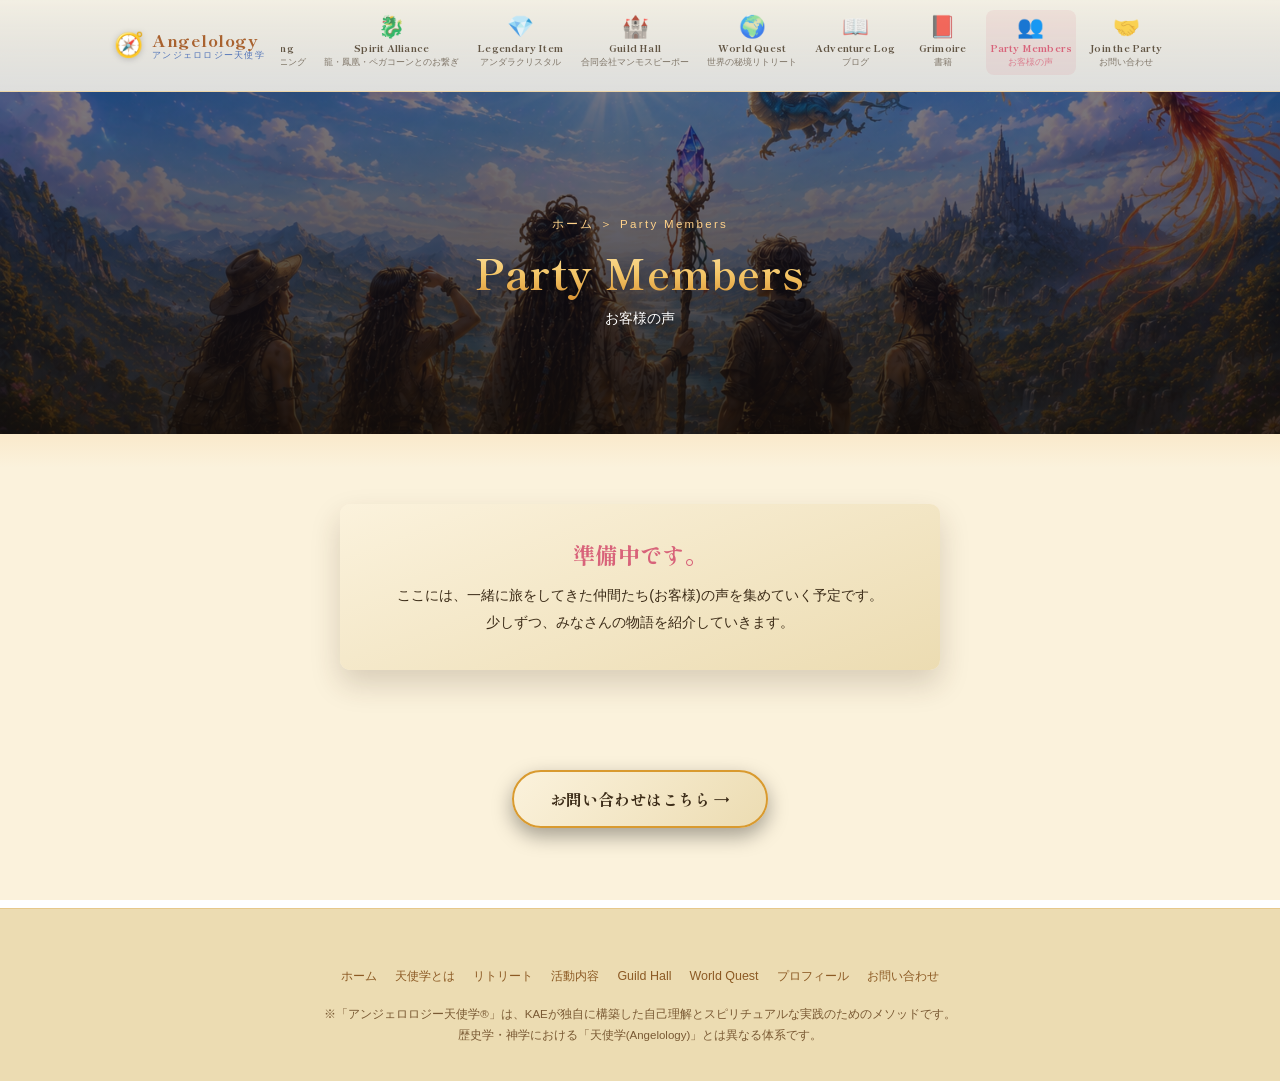
<file: voices.html>
<!DOCTYPE html>
<html lang="ja">
<head>
<meta charset="UTF-8">
<meta name="viewport" content="width=device-width, initial-scale=1.0">
<title>Party Members | アンジェロロジー天使学</title>
<link rel="preconnect" href="https://fonts.googleapis.com">
<link href="https://fonts.googleapis.com/css2?family=Shippori+Mincho+B1:wght@500;600;800&family=Zen+Maru+Gothic:wght@400;500;700;900&display=swap" rel="stylesheet">
<link rel="stylesheet" href="styles.css">
</head>
<body>

<nav>
  <div class="wrap">
    <a class="brand" href="index.html">
      <span class="brand-icon">🧭</span>
      <span class="brand-text">Angelology<small>アンジェロロジー天使学</small></span>
    </a>
    <button class="nav-toggle" aria-label="メニュー">☰</button>
        <ul class="menu-icons">
      <li><a href="angelology.html"><span class="ico">⚔️</span><span class="en">Quest Start</span><span class="jp">アンジェロロジー天使学</span></a></li>
      <li><a href="activity.html#session"><span class="ico">🗺️</span><span class="en">Main Quest</span><span class="jp">個人セッション</span></a></li>
      <li><a href="activity.html#seminar"><span class="ico">📚</span><span class="en">Skill Up</span><span class="jp">講座・セミナー</span></a></li>
      <li><a href="retreat.html"><span class="ico">🏕️</span><span class="en">Adventure</span><span class="jp">アンジェロリトリート</span></a></li>
      <li><a href="activity.html#chakra"><span class="ico">✨</span><span class="en">Magic Awakening</span><span class="jp">13次元チャクラチューニング</span></a></li>
      <li><a href="activity.html#spirit"><span class="ico">🐉</span><span class="en">Spirit Alliance</span><span class="jp">龍・鳳凰・ペガコーンとのお繋ぎ</span></a></li>
      <li><a href="activity.html#crystal"><span class="ico">💎</span><span class="en">Legendary Item</span><span class="jp">アンダラクリスタル</span></a></li>
      <li><a href="guild.html"><span class="ico">🏰</span><span class="en">Guild Hall</span><span class="jp">合同会社マンモスピーポー</span></a></li>
      <li><a href="world.html"><span class="ico">🌍</span><span class="en">World Quest</span><span class="jp">世界の秘境リトリート</span></a></li>
      <li><a href="https://ameblo.jp/gardeniaspa/" target="_blank" rel="noopener"><span class="ico">📖</span><span class="en">Adventure Log</span><span class="jp">ブログ</span></a></li>
      <li><a href="activity.html#books"><span class="ico">📕</span><span class="en">Grimoire</span><span class="jp">書籍</span></a></li>
      <li><a href="voices.html" class="active"><span class="ico">👥</span><span class="en">Party Members</span><span class="jp">お客様の声</span></a></li>
      <li><a href="contact.html"><span class="ico">🤝</span><span class="en">Join the Party</span><span class="jp">お問い合わせ</span></a></li>
    </ul>
  </div>
</nav>

<header class="page-banner">
  <div class="crumb">ホーム ＞ Party Members</div>
  <h1>Party Members</h1>
  <p>お客様の声</p>
</header>

<main class="wrap">

  <section style="text-align:center;">
    <div class="closing" style="max-width:600px;margin:0 auto;">
      <h3>準備中です。</h3>
      <p>
        ここには、一緒に旅をしてきた仲間たち(お客様)の声を集めていく予定です。<br>
        少しずつ、みなさんの物語を紹介していきます。
      </p>
    </div>
  </section>

  <section style="text-align:center;">
    <a class="cta" href="contact.html">お問い合わせはこちら →</a>
  </section>

</main>

<footer>
  <div class="foot-nav">
    <a href="index.html">ホーム</a>
    <a href="angelology.html">天使学とは</a>
    <a href="retreat.html">リトリート</a>
    <a href="activity.html">活動内容</a>
    <a href="guild.html">Guild Hall</a>
    <a href="world.html">World Quest</a>
    <a href="profile.html">プロフィール</a>
    <a href="contact.html">お問い合わせ</a>
  </div>
  ※「アンジェロロジー天使学®」は、KAEが独自に構築した自己理解とスピリチュアルな実践のためのメソッドです。<br>
  歴史学・神学における「天使学(Angelology)」とは異なる体系です。
</footer>

<script src="nav.js"></script>
</body>
</html>
</file>
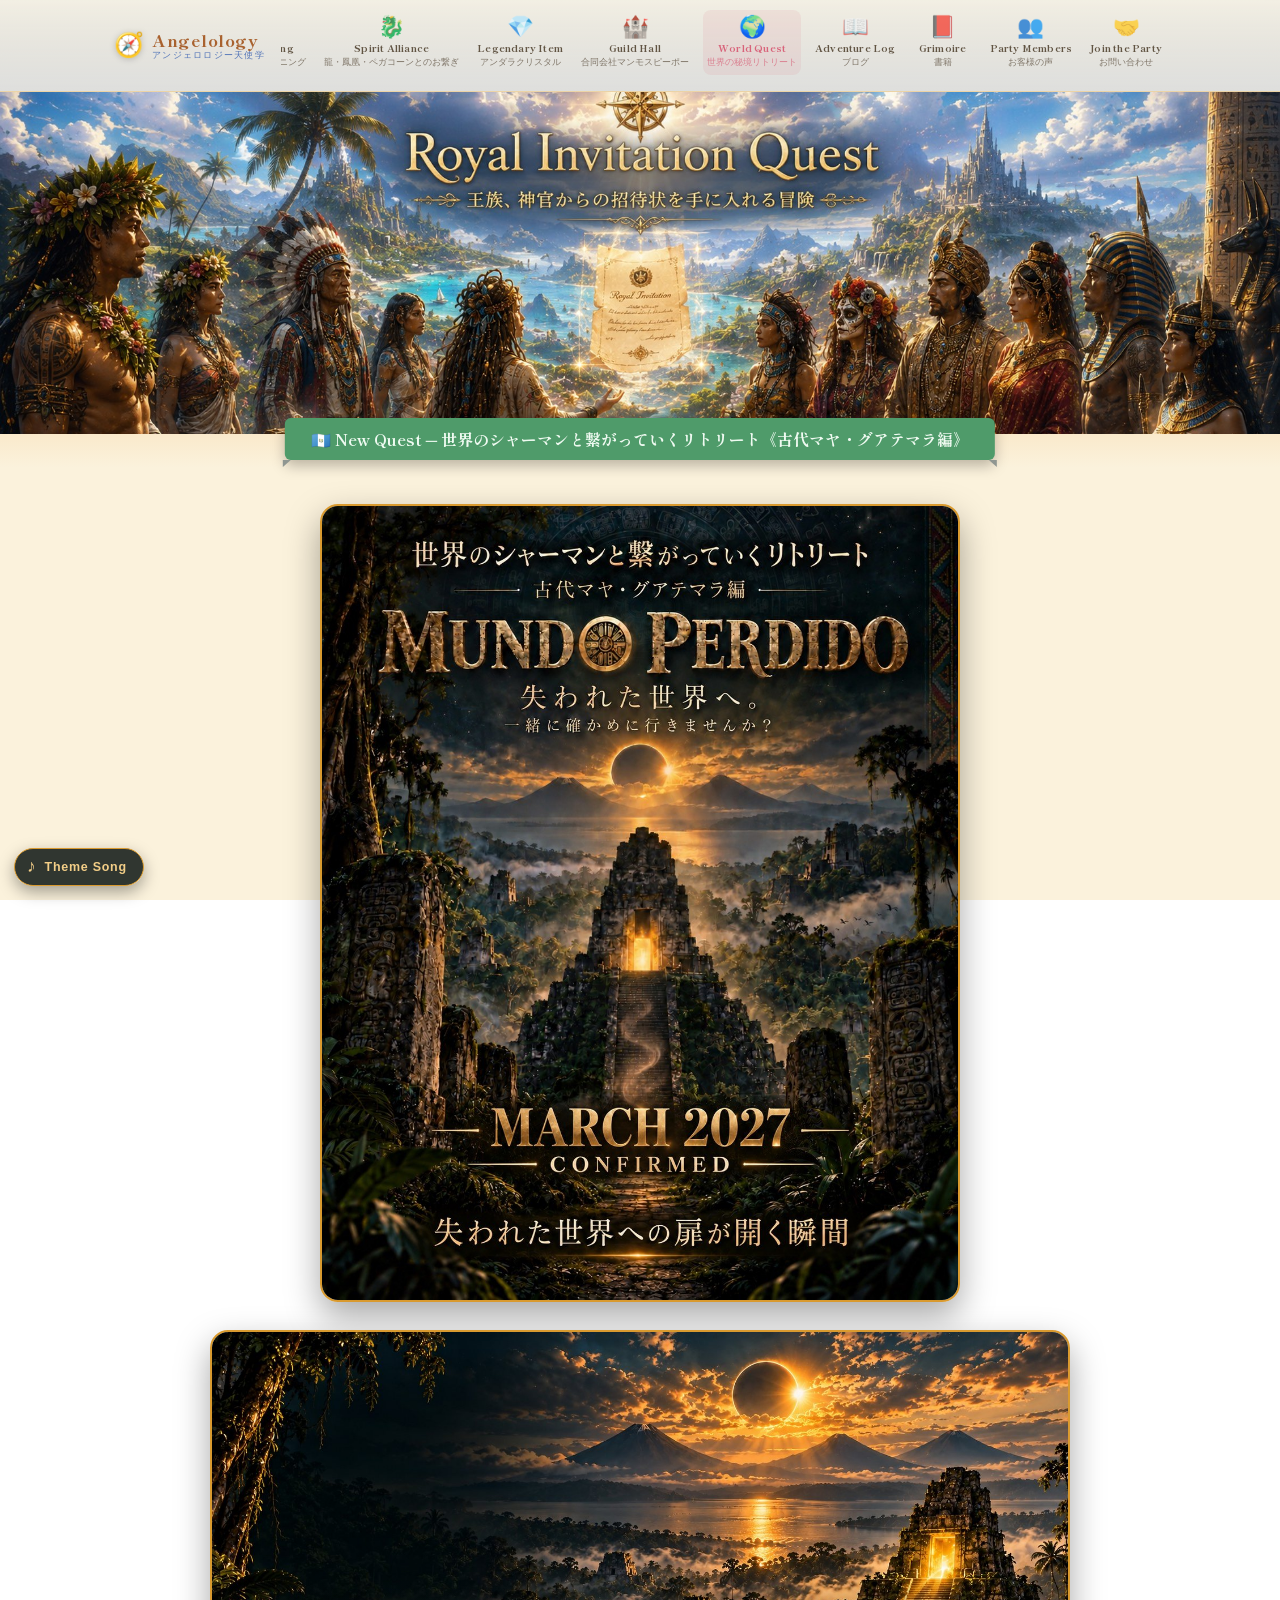
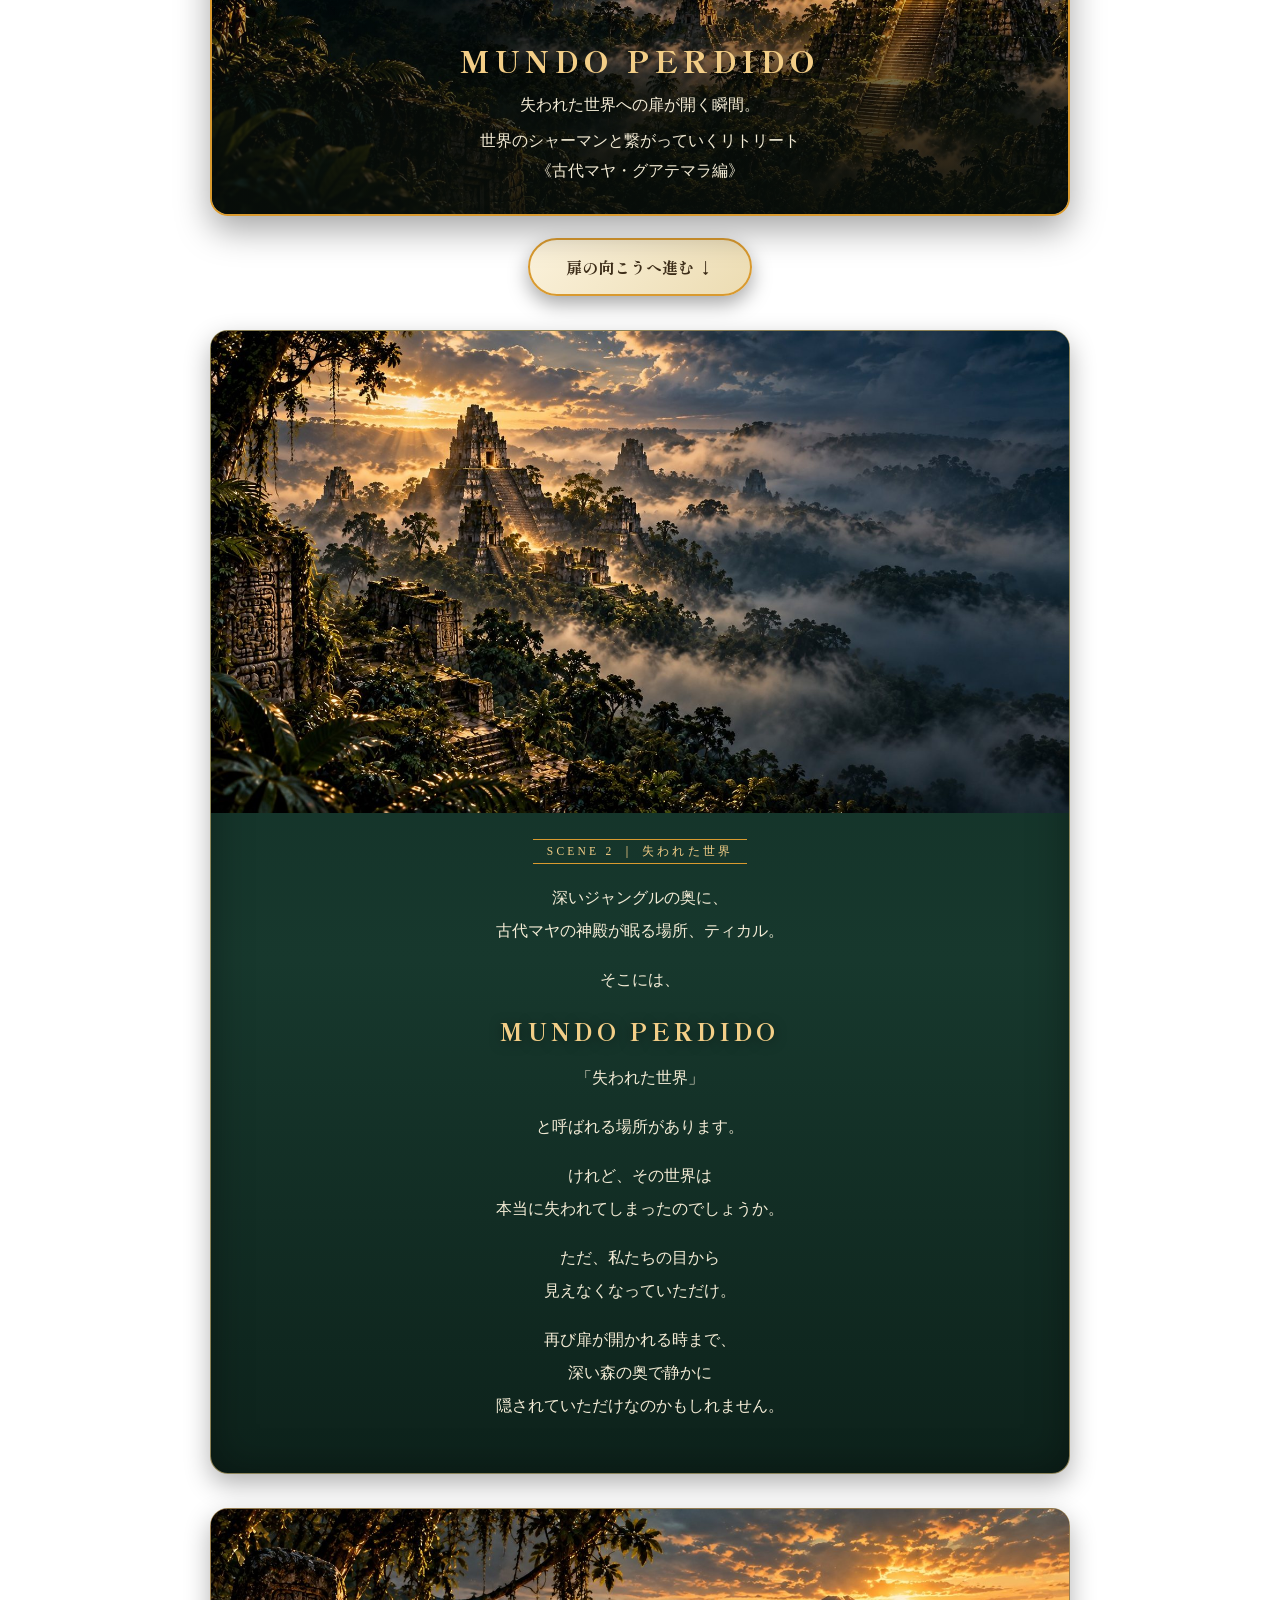
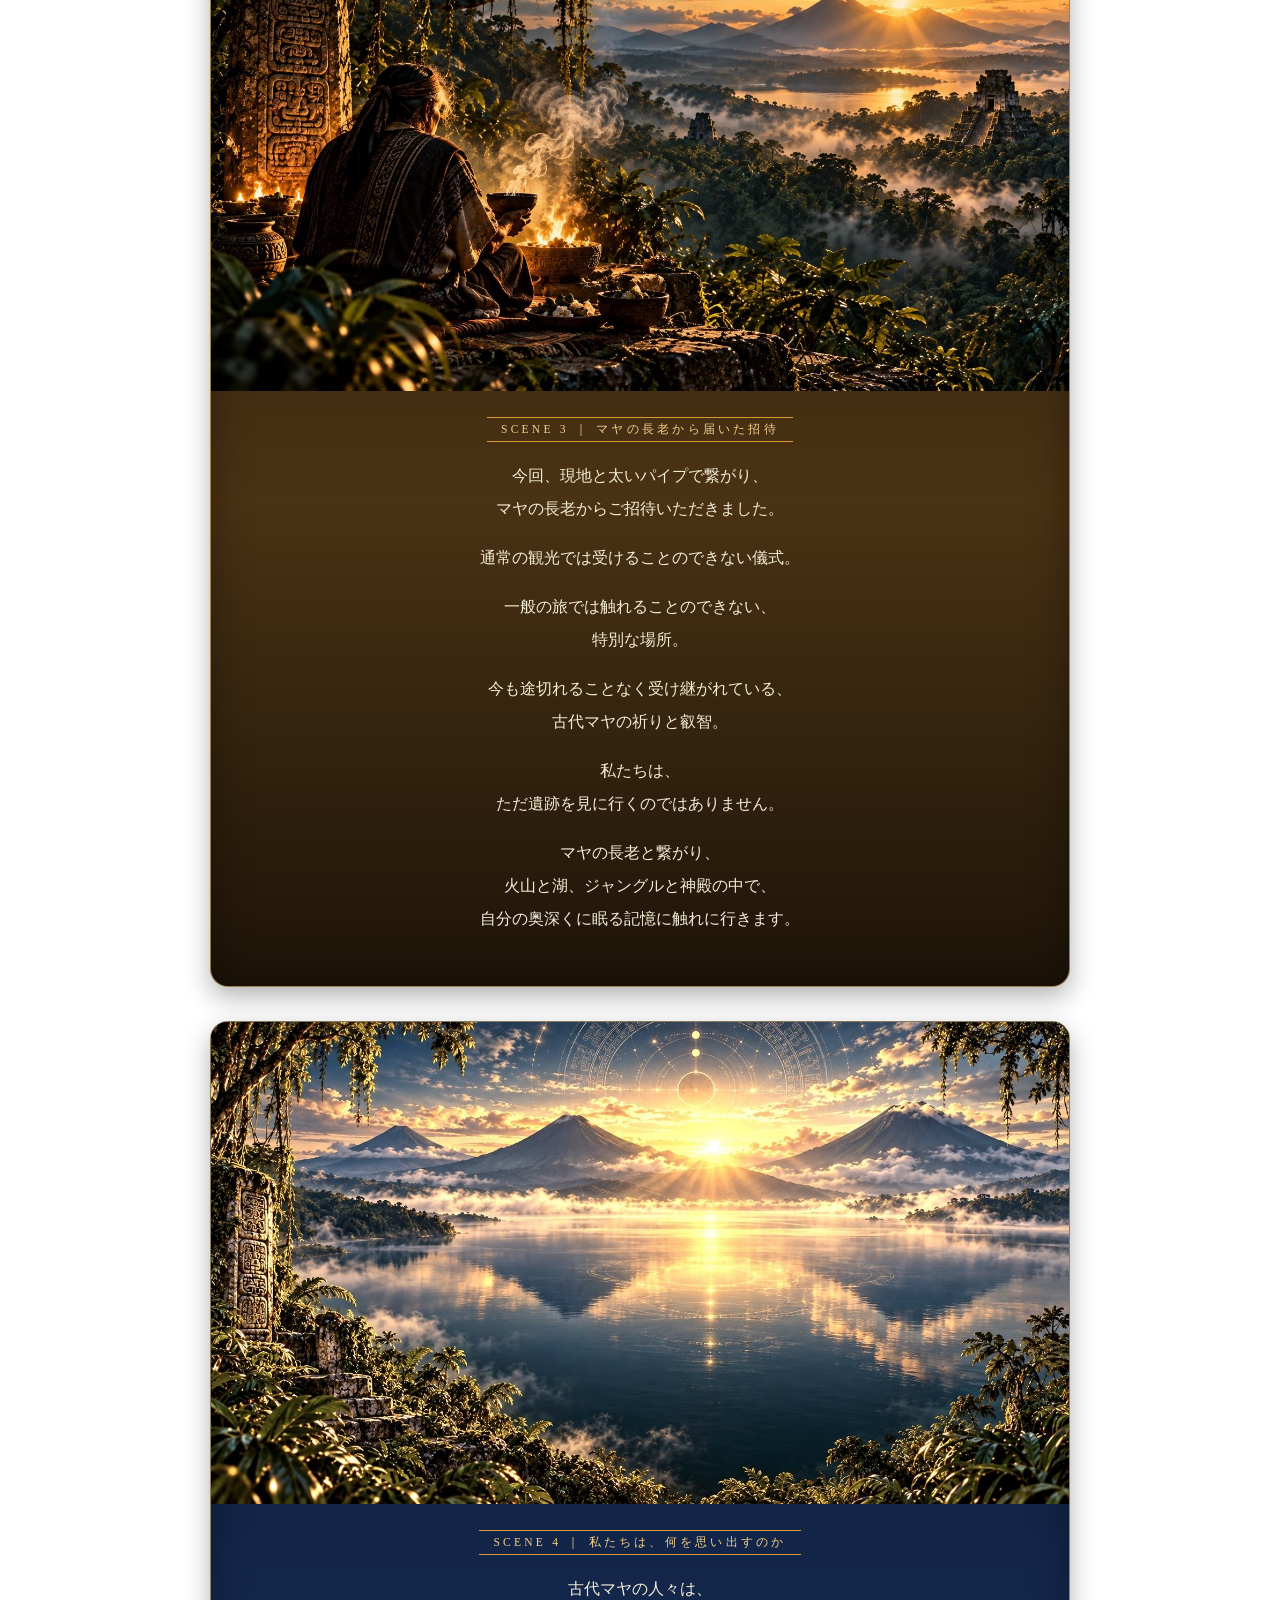
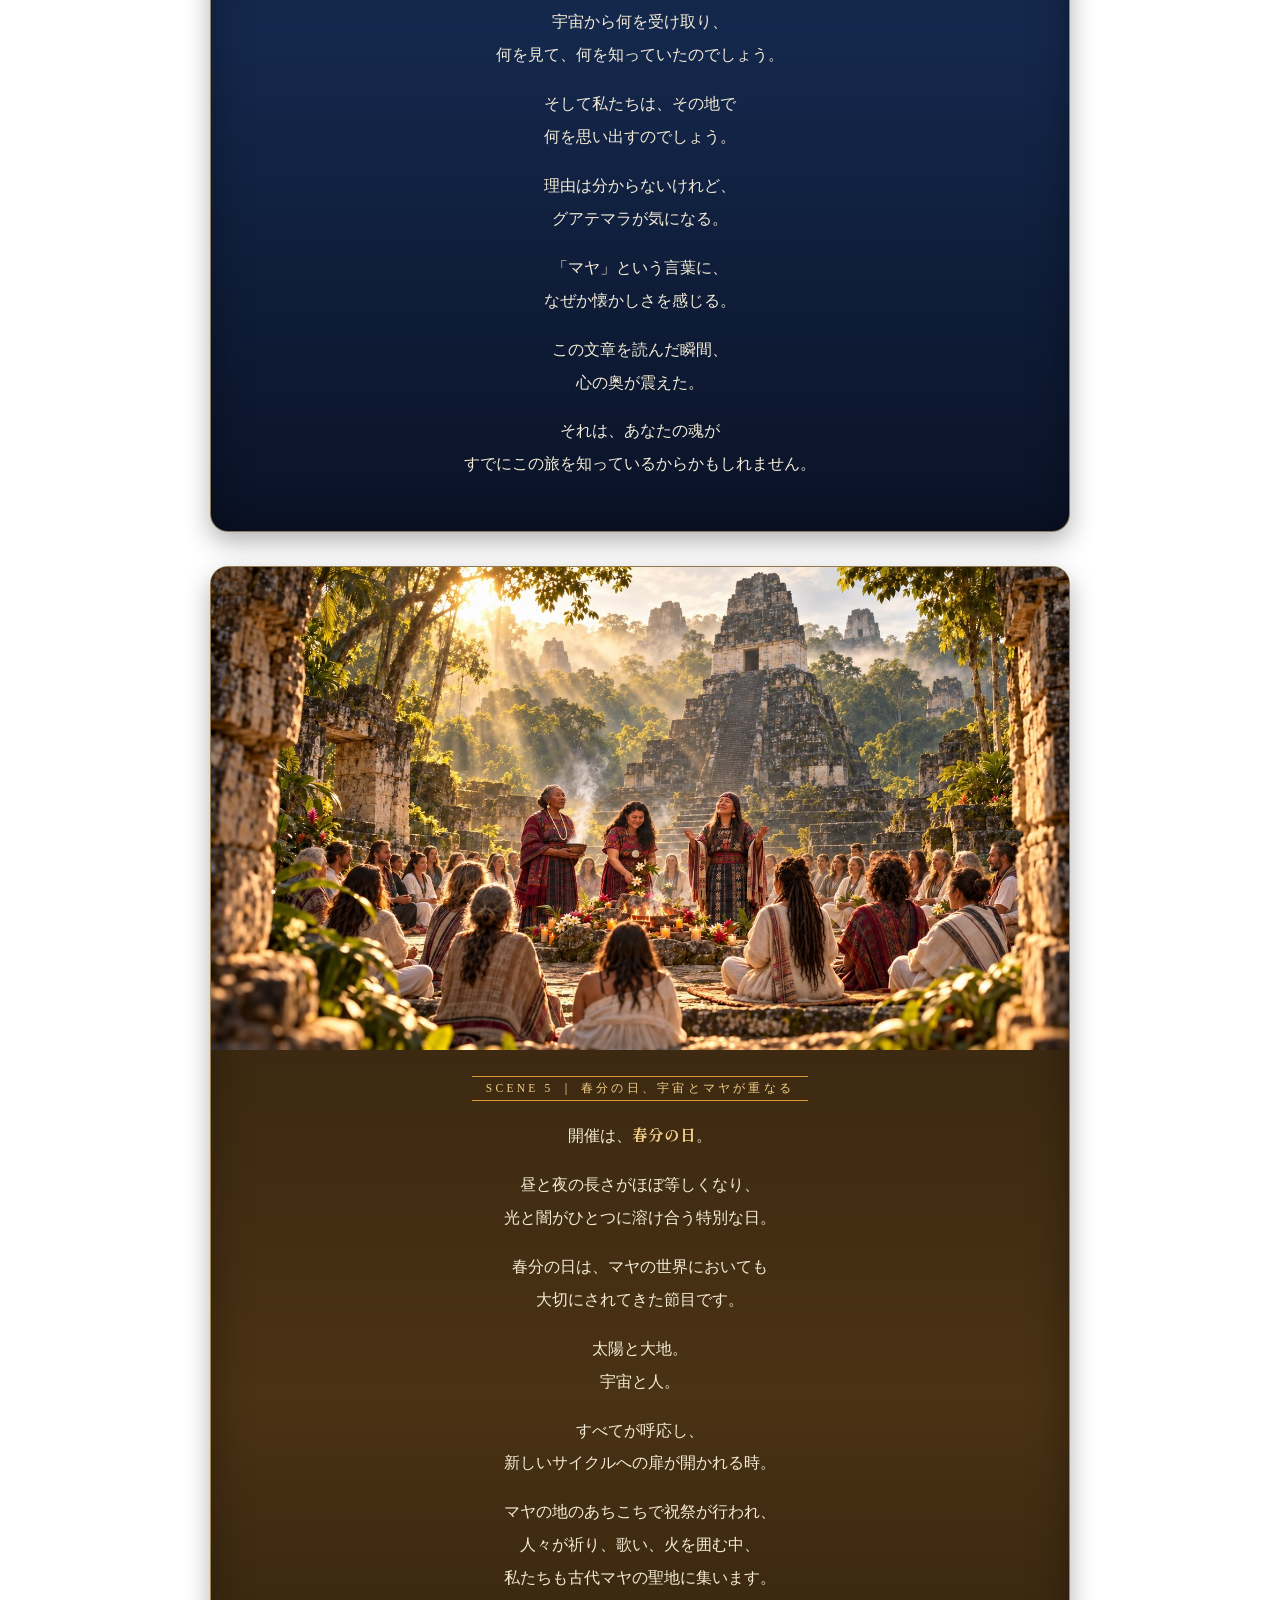
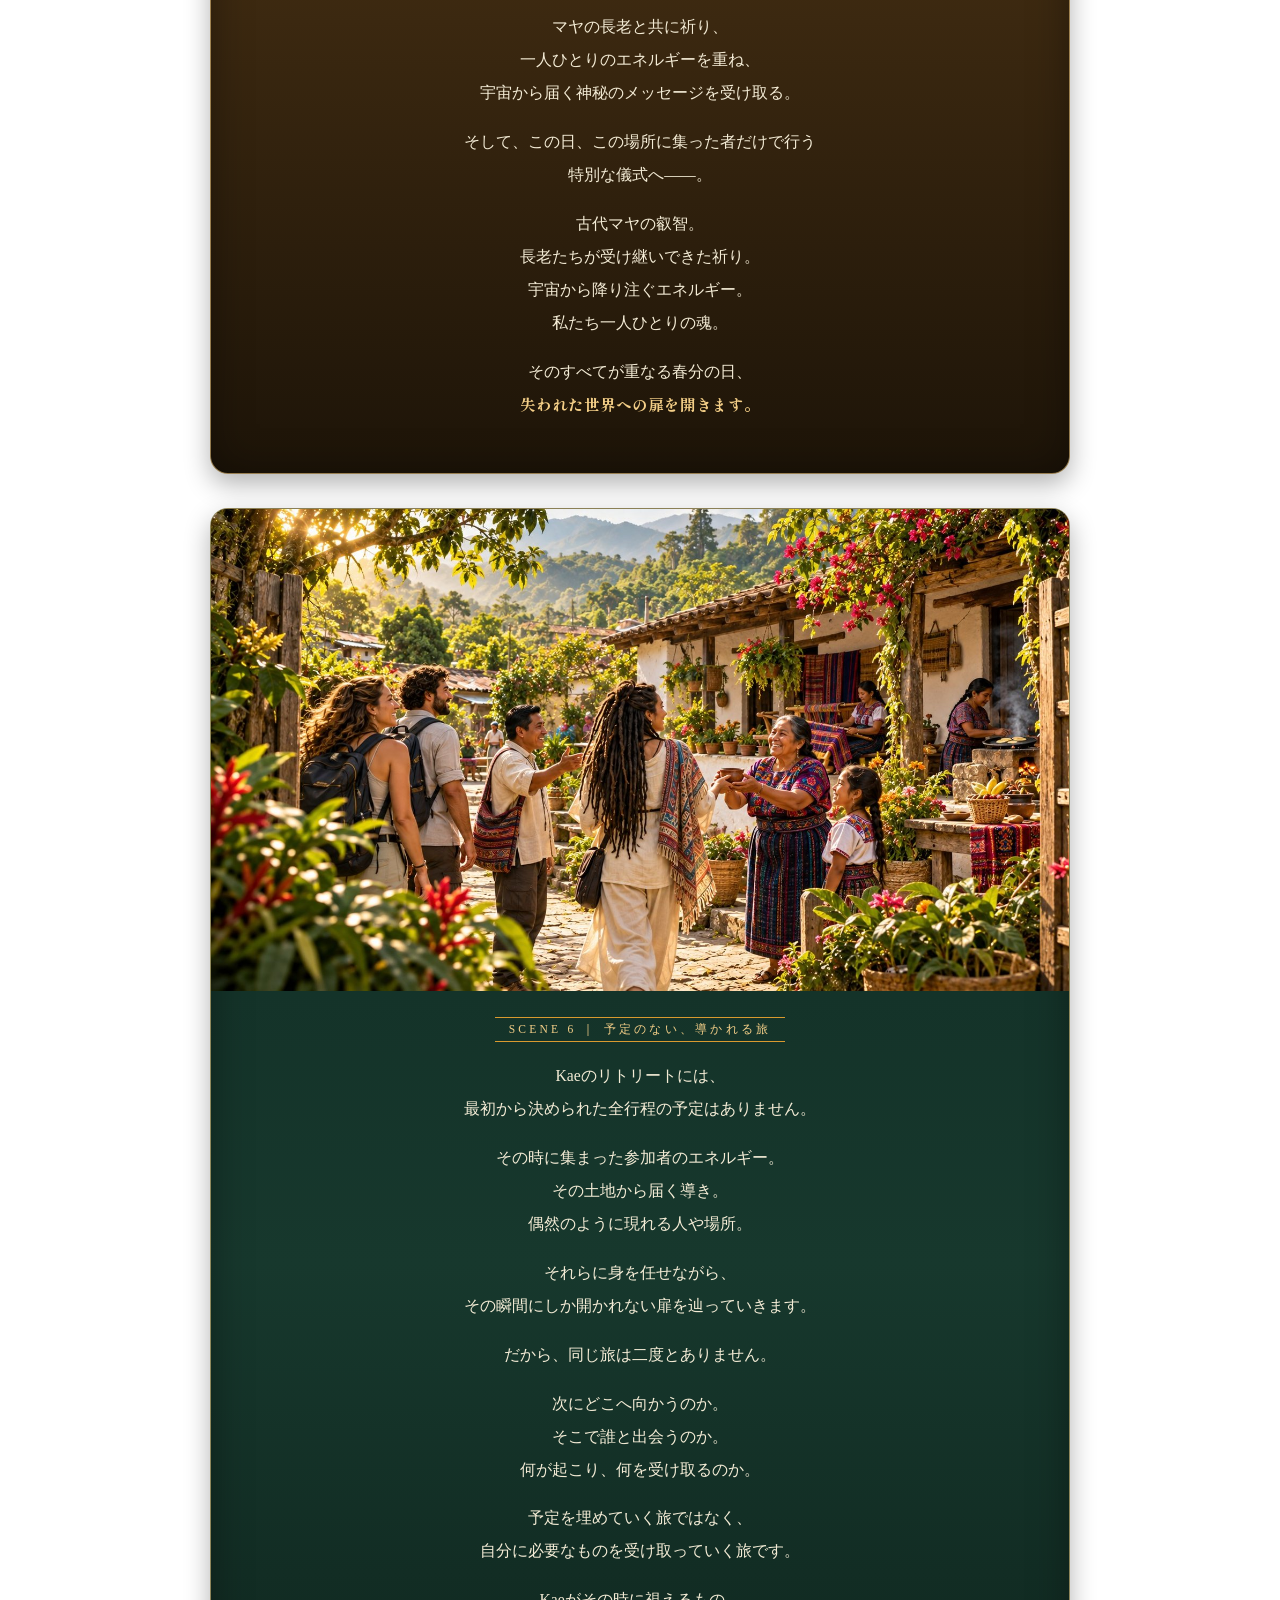
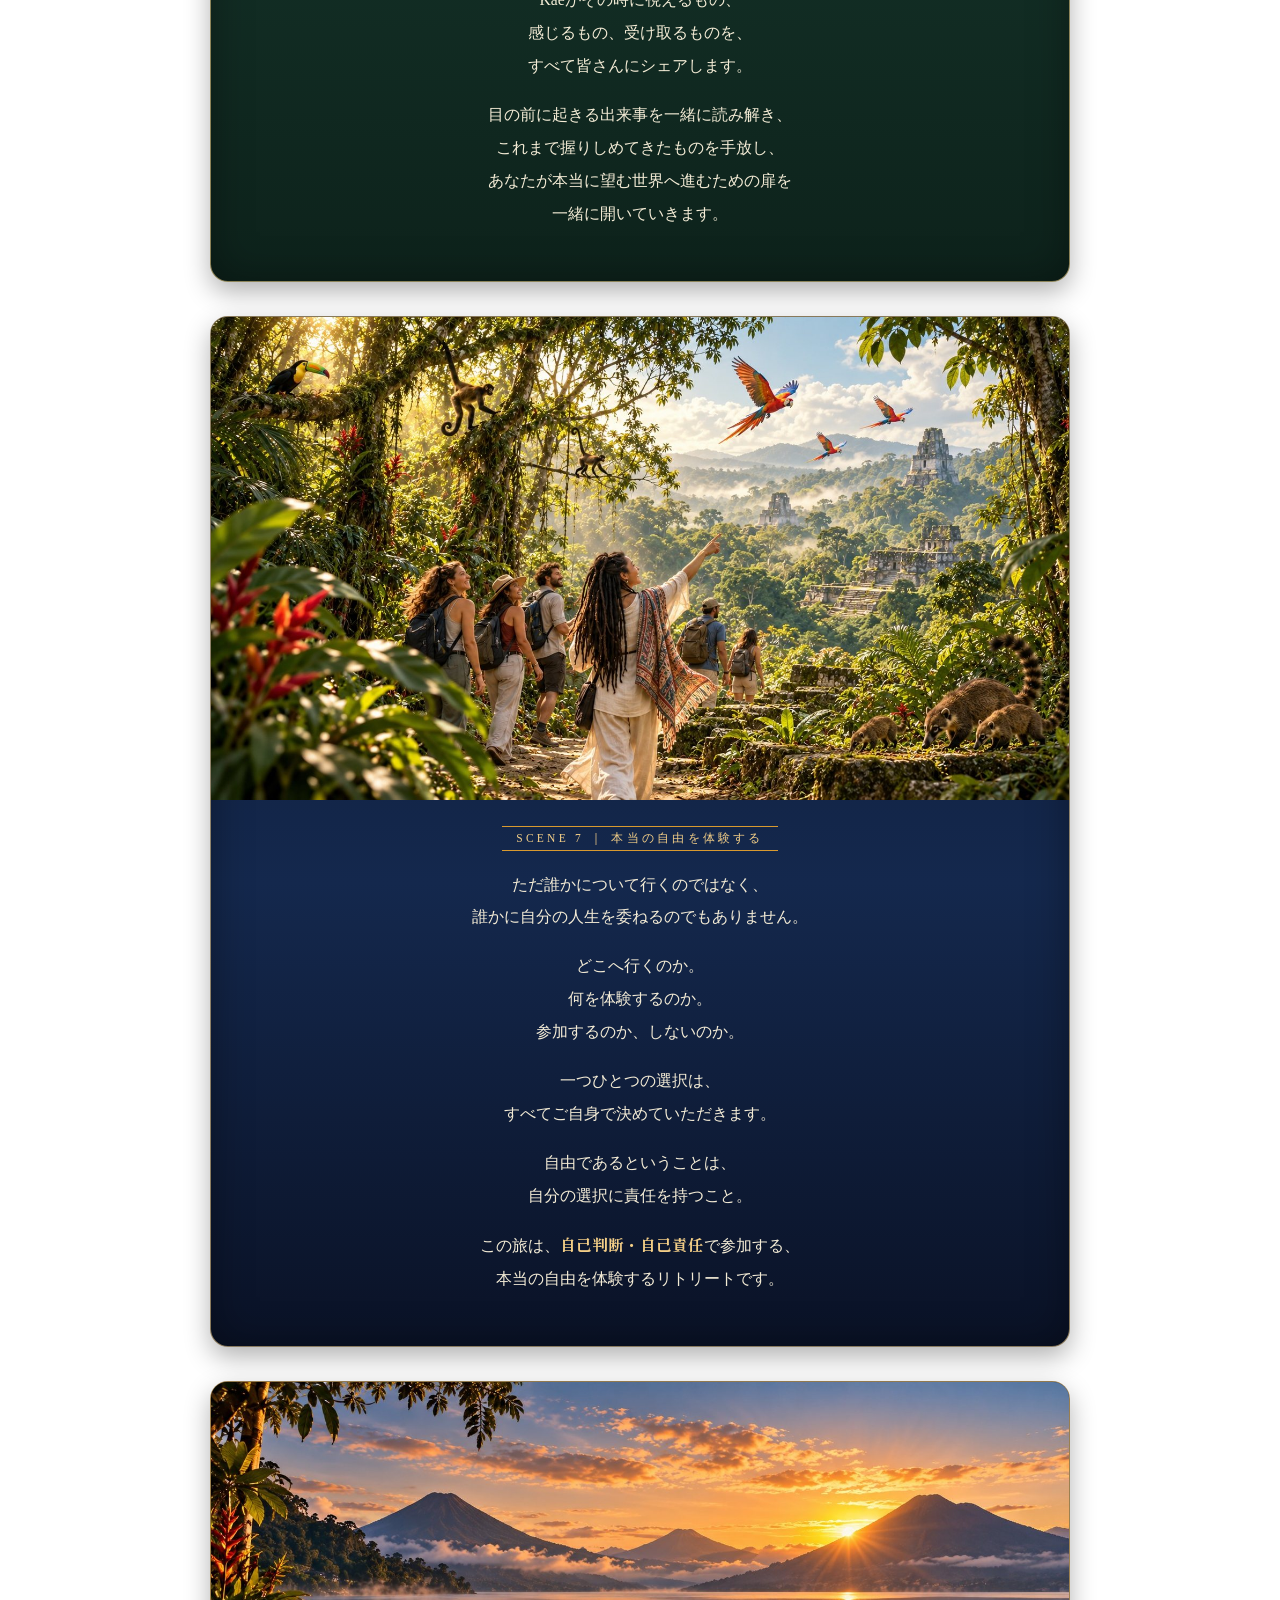
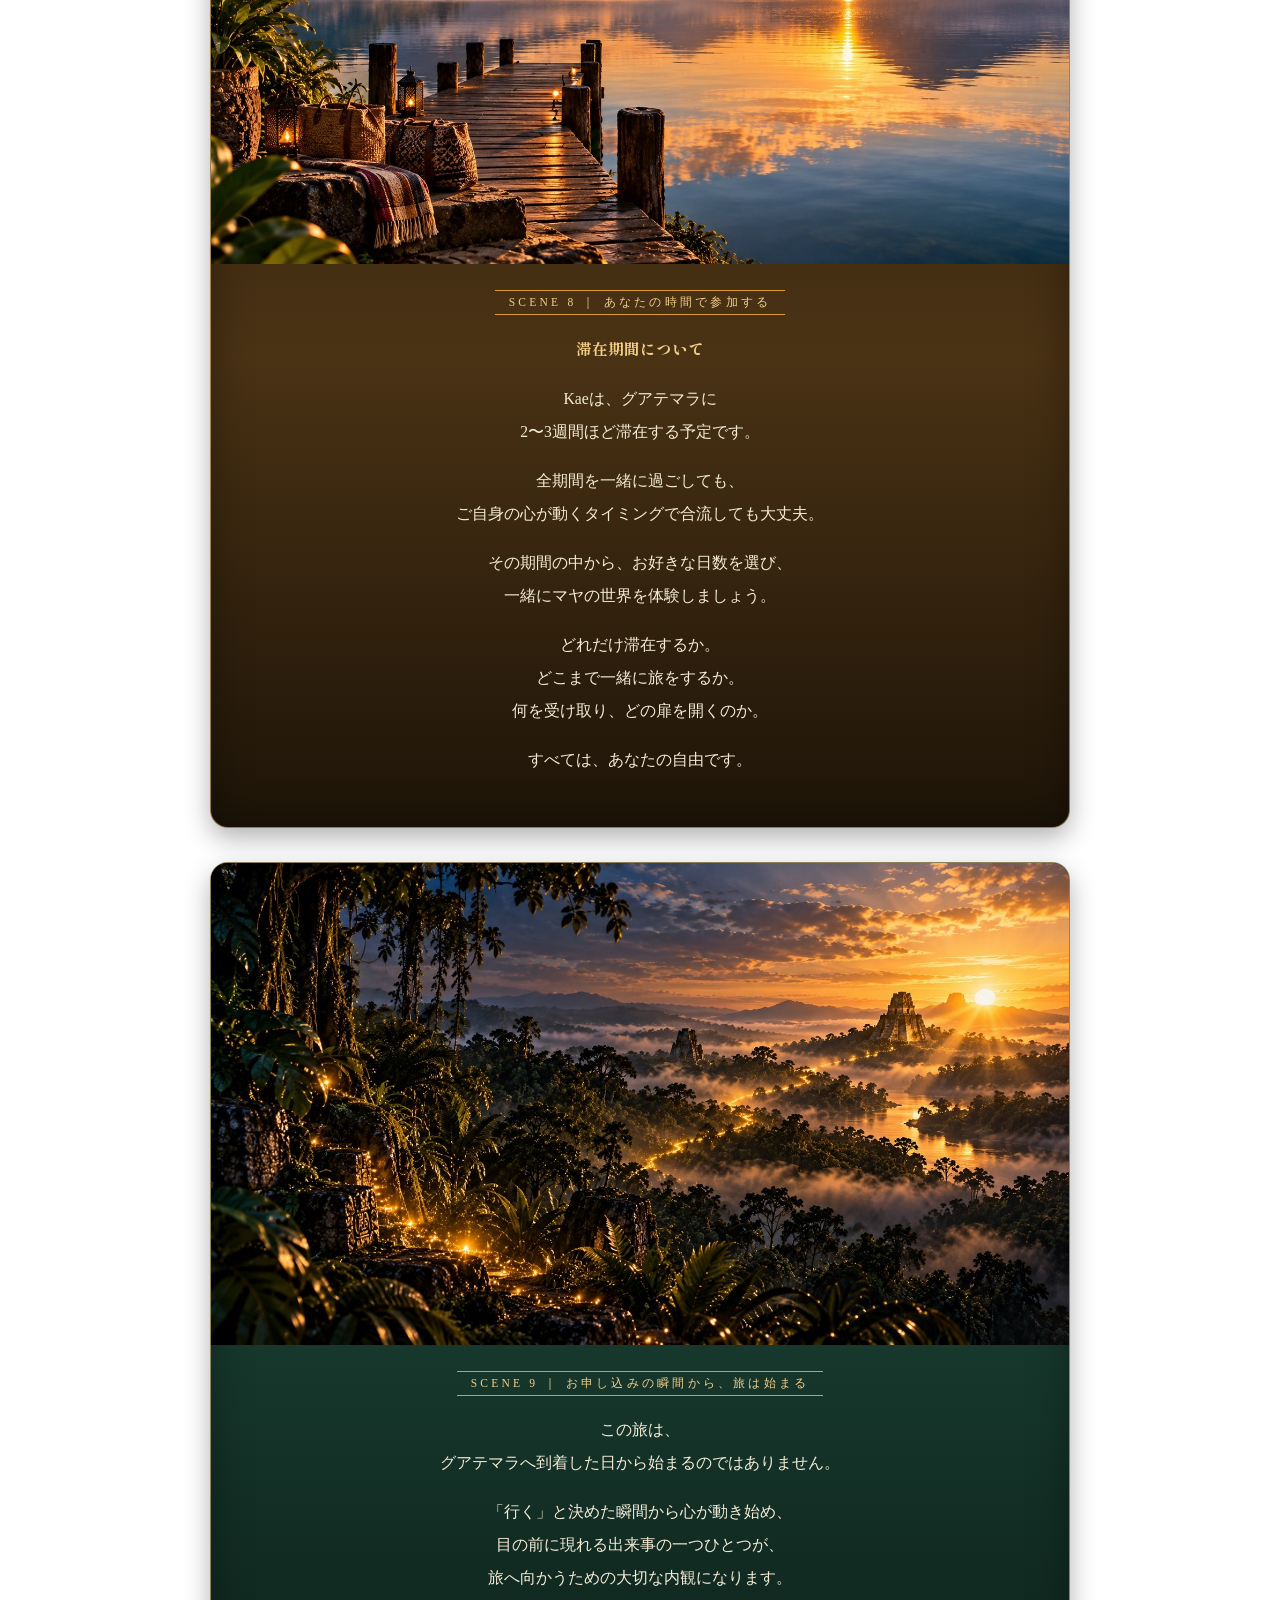
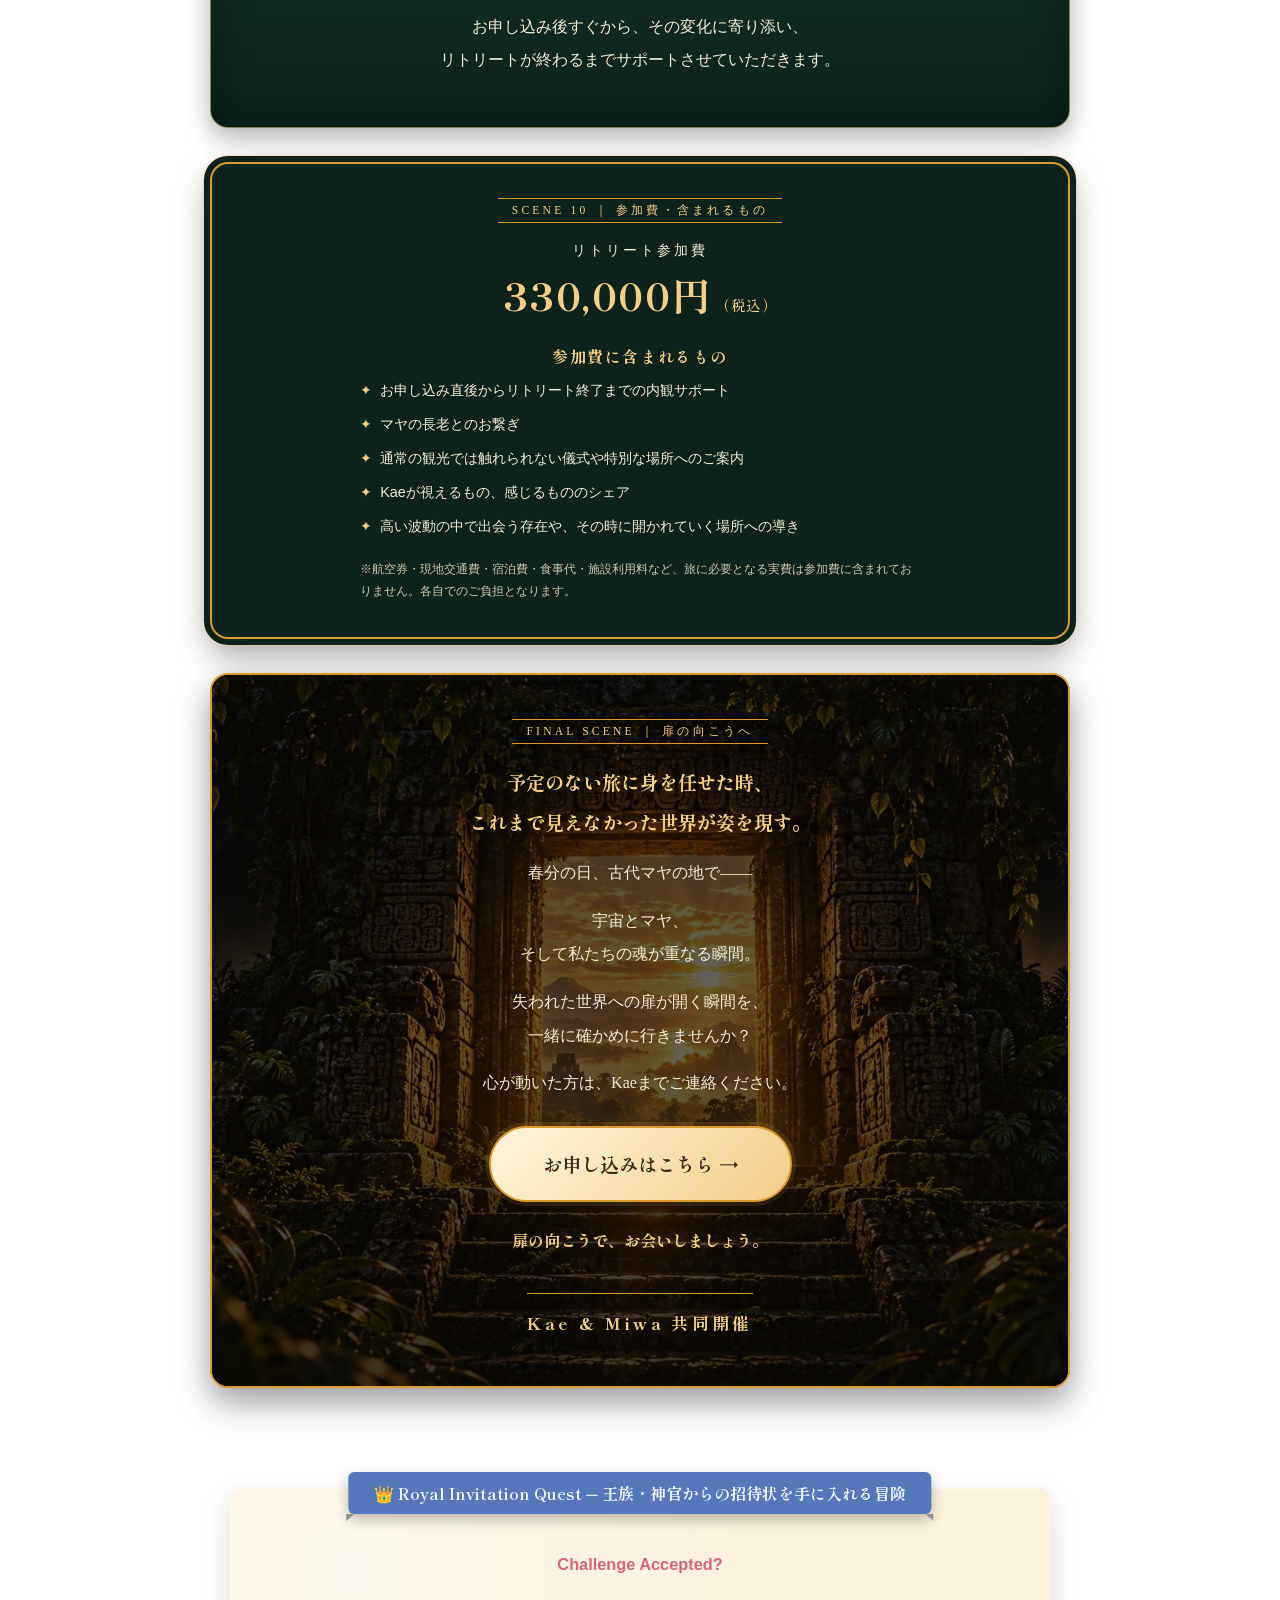
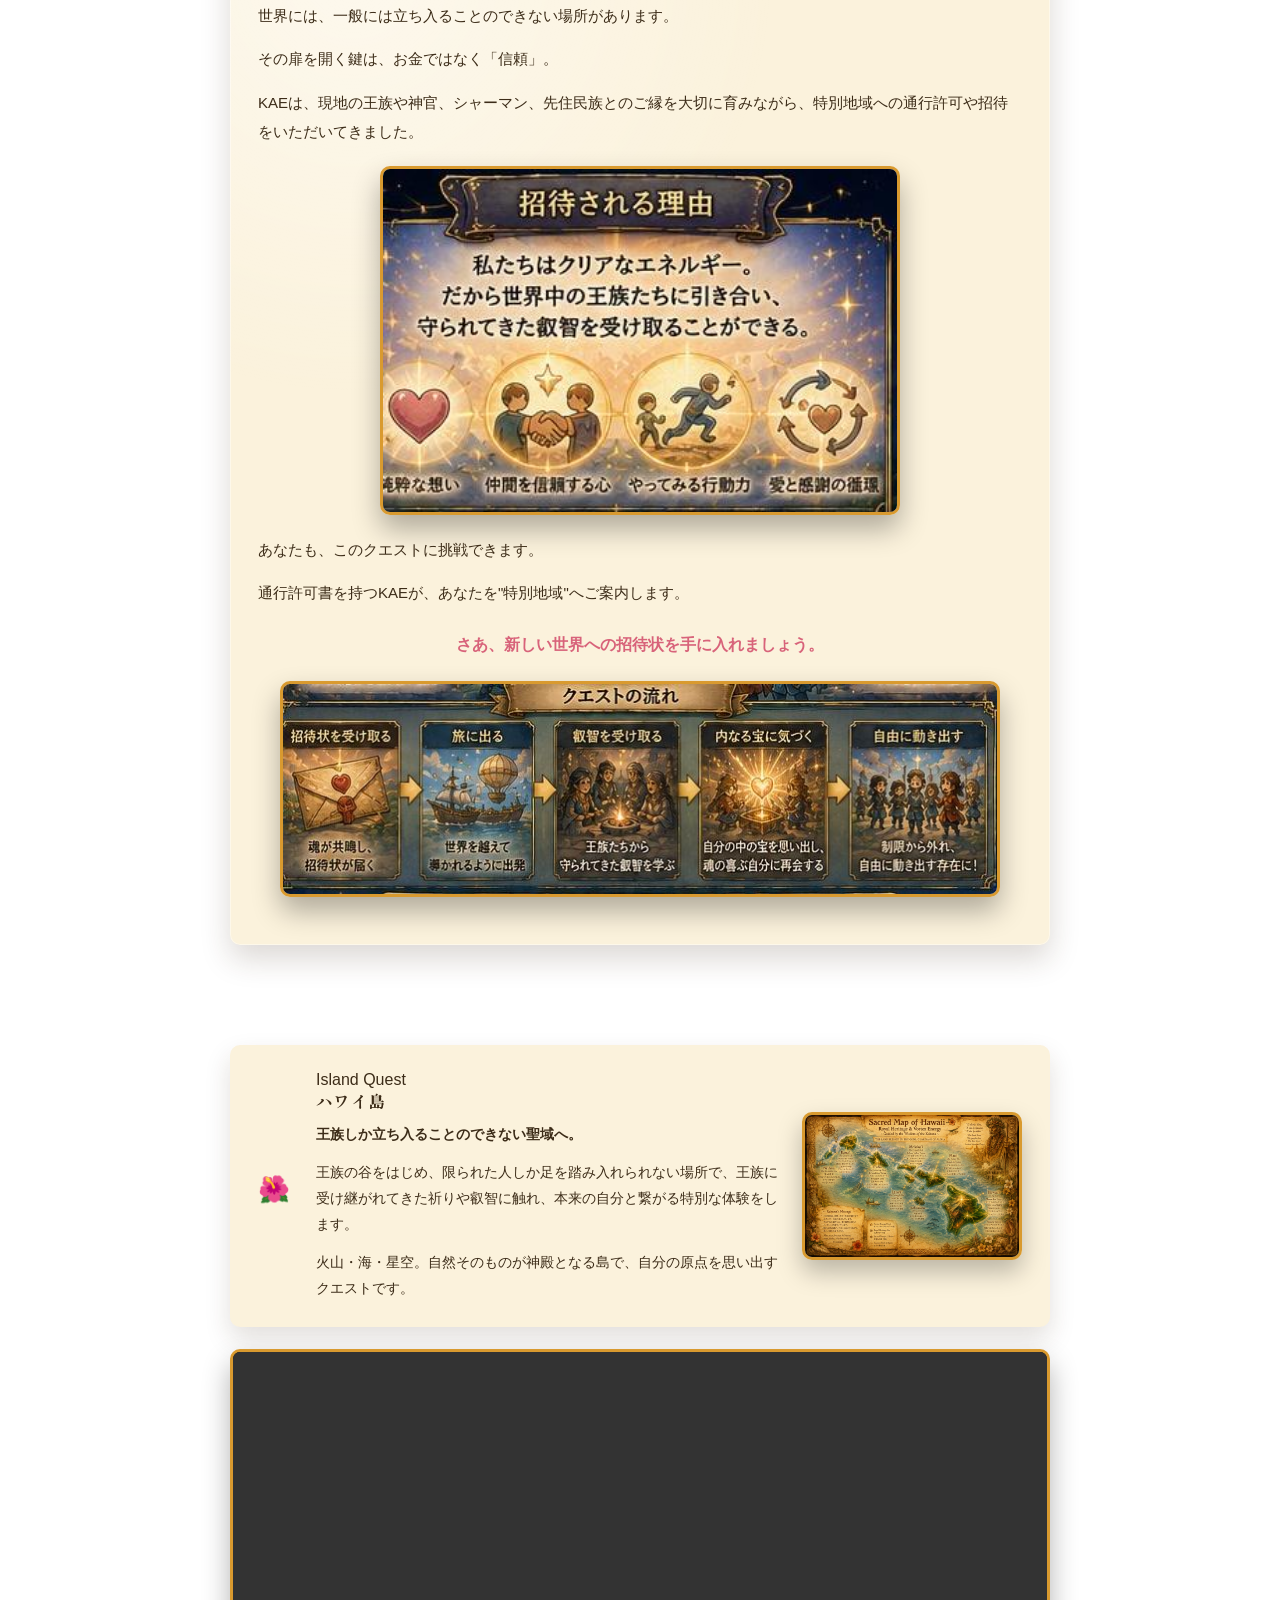
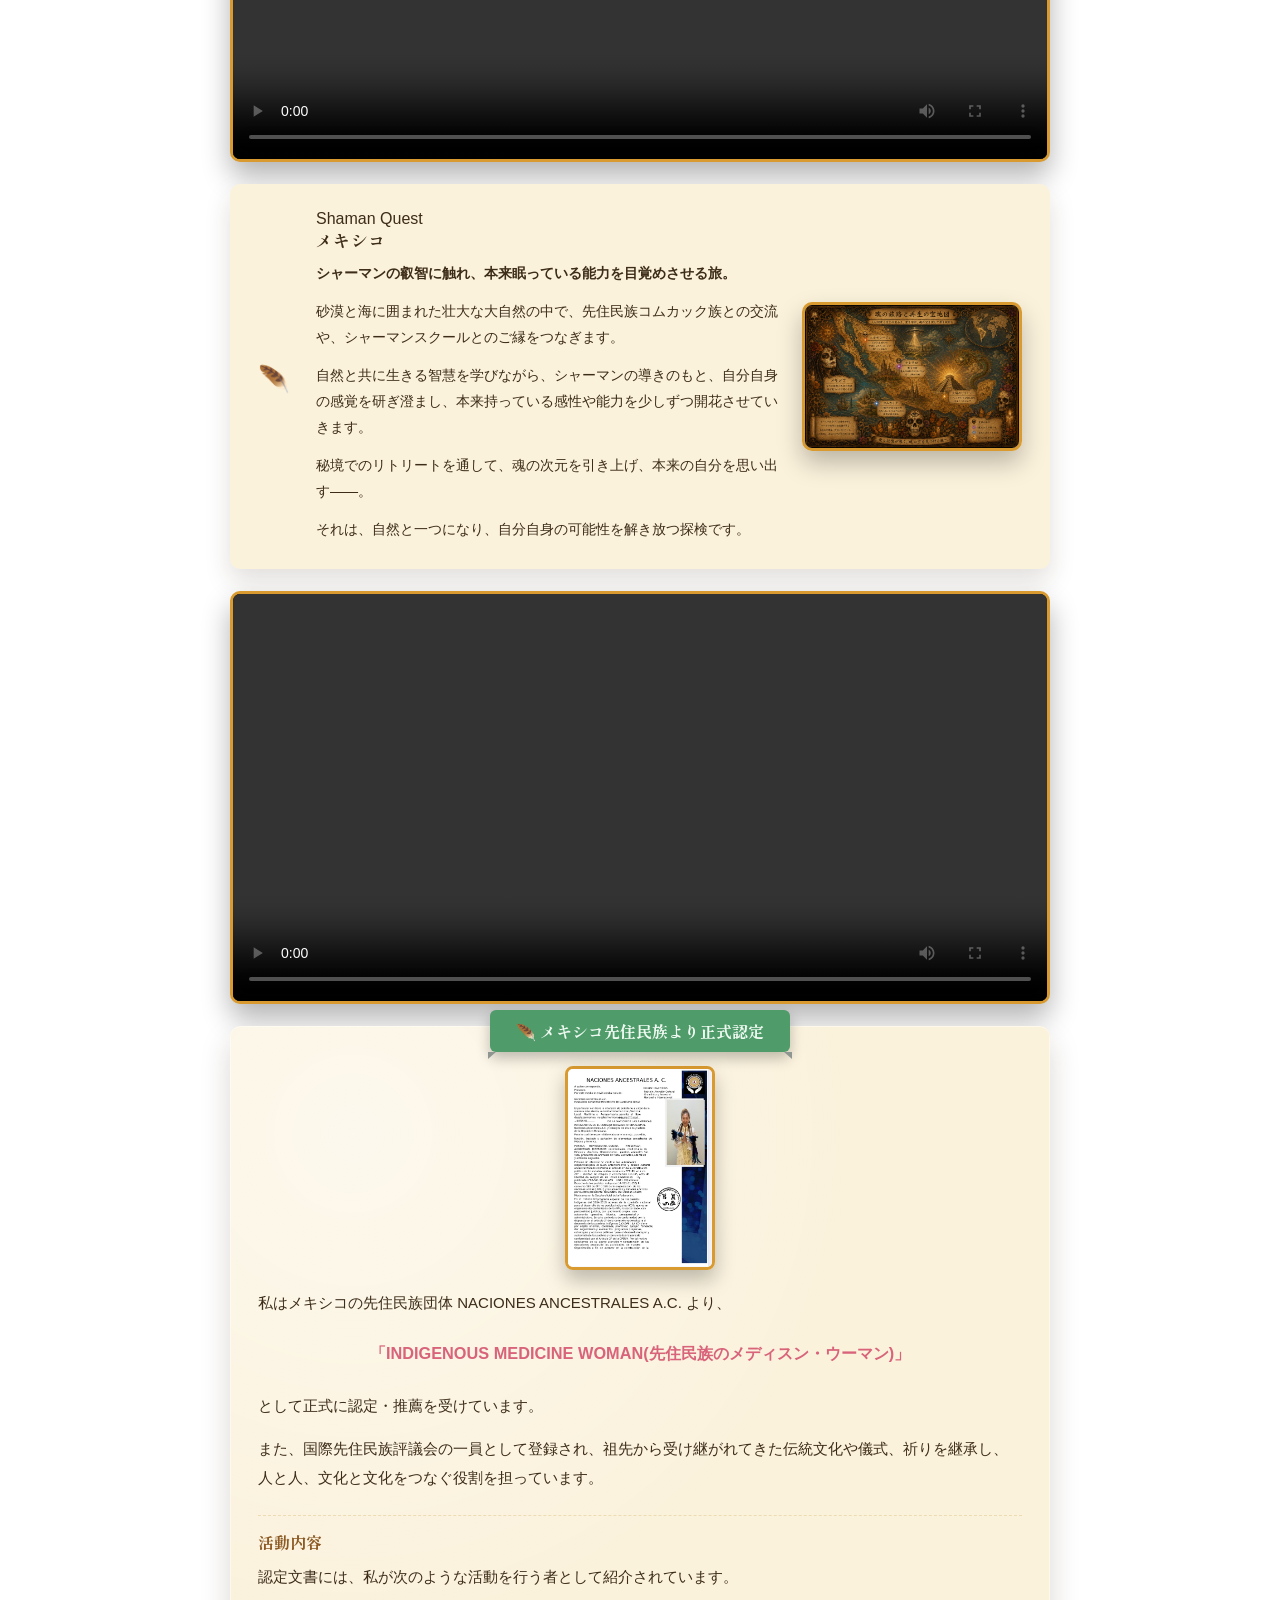
<file: world.html>
<!DOCTYPE html>
<html lang="ja">
<head>
<meta charset="UTF-8">
<meta name="viewport" content="width=device-width, initial-scale=1.0">
<title>World Quest | アンジェロロジー天使学</title>
<link rel="preconnect" href="https://fonts.googleapis.com">
<link href="https://fonts.googleapis.com/css2?family=Shippori+Mincho+B1:wght@500;600;800&family=Zen+Maru+Gothic:wght@400;500;700;900&display=swap" rel="stylesheet">
<link rel="stylesheet" href="styles.css">
<style>
  .quest-image-map{ position:relative; display:block; }
  .quest-image-map .lore-img{ display:block; }
  .quest-hotspot{ position:absolute; display:block; background:transparent; }
  .quest-hotspot:hover{ background:rgba(255,255,255,.08); border-radius:8px; }

  /* Guatemala story */
  .gt{max-width:860px;margin:0 auto;}
  .gt-hero{position:relative;border-radius:18px;overflow:hidden;box-shadow:0 14px 34px rgba(0,0,0,.35);border:2px solid var(--gold);}
  .gt-hero img{display:block;width:100%;height:auto;}
  .gt-hero-btn{text-align:center;margin:22px 0 8px;}
  .gt-scene{margin:34px 0;padding:34px 26px;border-radius:18px;text-align:center;color:#f4ecd6;
    background:linear-gradient(180deg,#0f2a22 0%,#17382d 55%,#0d221b 100%);
    border:1px solid rgba(243,206,135,.55);box-shadow:0 10px 26px rgba(0,0,0,.3), inset 0 0 40px rgba(0,0,0,.35);}
  .gt-scene.sun{background:linear-gradient(180deg,#2a1d0d 0%,#4a3214 55%,#1d1408 100%);}
  .gt-scene.night{background:linear-gradient(180deg,#0b1730 0%,#14284d 55%,#0a1226 100%);}
  .gt-tag{display:inline-block;font-family:'Shippori Mincho B1',serif;font-size:.72rem;letter-spacing:.28em;color:var(--gold-light);
    border-top:1px solid var(--gold);border-bottom:1px solid var(--gold);padding:4px 14px;margin-bottom:18px;}
  .gt-scene p{font-family:'Shippori Mincho B1',serif;font-size:.98rem;line-height:2.1;margin:0 0 16px;color:#f4ecd6;}
  .gt-big{font-family:'Shippori Mincho B1',serif;font-weight:800;font-size:1.5rem;letter-spacing:.18em;color:var(--gold-light);margin:6px 0 14px;text-shadow:0 2px 12px rgba(0,0,0,.5);}
  .gt-em{font-weight:800;color:var(--gold-light);}
  .gt-box{margin:34px 0;padding:34px 26px;border-radius:18px;text-align:center;color:#f4ecd6;
    background:#0d221b;border:2px solid var(--gold);box-shadow:0 0 0 6px #0d221b, 0 0 0 7px rgba(243,206,135,.5), 0 14px 34px rgba(0,0,0,.4);}
  .gt-price{font-family:'Shippori Mincho B1',serif;font-weight:800;font-size:2.4rem;color:var(--gold-light);margin:6px 0 4px;letter-spacing:.04em;}
  .gt-price small{font-size:.9rem;font-weight:500;margin-left:4px;}
  .gt-box h4{font-family:'Shippori Mincho B1',serif;color:var(--gold-light);font-size:1rem;margin:22px 0 10px;letter-spacing:.1em;}
  .gt-box ul{list-style:none;margin:0 auto;padding:0;max-width:560px;text-align:left;}
  .gt-box li{font-size:.9rem;line-height:1.8;margin-bottom:8px;padding-left:1.4em;position:relative;}
  .gt-box li::before{content:"✦";position:absolute;left:0;color:var(--gold-light);}
  .gt-note{font-size:.78rem;line-height:1.8;color:#cfc6ad;max-width:560px;margin:18px auto 0;text-align:left;}
  .gt-final{text-align:center;margin:34px 0 0;padding:44px 24px;border-radius:18px;color:#f4ecd6;
    background:radial-gradient(ellipse at 50% 38%,#6b4d17 0%,#2a1d0d 48%,#0d0a05 100%);border:2px solid var(--gold);box-shadow:0 14px 34px rgba(0,0,0,.4);}
  .gt-final p{font-family:'Shippori Mincho B1',serif;font-size:1rem;line-height:2.1;margin:0 0 14px;}
  .gt-final .gt-lead{font-size:1.2rem;font-weight:800;color:var(--gold-light);}
  @media (max-width:600px){
    .gt-scene,.gt-box,.gt-final{padding:28px 18px;}
    .gt-scene p,.gt-final p{font-size:.92rem;}
    .gt-big{font-size:1.2rem;letter-spacing:.12em;}
    .gt-price{font-size:2rem;}
  }

  .gt-scene-img{display:block;width:calc(100% + 52px);margin:-34px -26px 26px;max-width:none;border-radius:16px 16px 0 0;height:auto;}
  .gt-hero-text{position:absolute;left:0;right:0;bottom:0;padding:60px 20px 22px;text-align:center;color:#f4ecd6;
    background:linear-gradient(180deg,rgba(0,0,0,0) 0%,rgba(8,14,10,.72) 55%,rgba(8,14,10,.9) 100%);}
  .gt-hero-text .gt-big{font-size:1.9rem;margin:0 0 8px;}
  .gt-hero-text p{font-family:'Shippori Mincho B1',serif;font-size:.98rem;line-height:1.9;margin:0 0 6px;color:#f4ecd6;}
  .gt-final{position:relative;overflow:hidden;background:#0d0a05;}
  .gt-final::before{content:"";position:absolute;inset:0;background:url(img-gt10.jpg) center/cover no-repeat;}
  .gt-final::after{content:"";position:absolute;inset:0;background:linear-gradient(180deg,rgba(10,8,4,.72) 0%,rgba(10,8,4,.62) 50%,rgba(10,8,4,.82) 100%);}
  .gt-final>*{position:relative;z-index:1;}
  @media (max-width:600px){
    .gt-scene-img{width:calc(100% + 36px);margin:-28px -18px 22px;}
    .gt-hero-text{padding:36px 12px 14px;}
    .gt-hero-text .gt-big{font-size:1.15rem;letter-spacing:.1em;}
    .gt-hero-text p{font-size:.78rem;line-height:1.7;}
  }
</style>
</head>
<body>

<nav>
  <div class="wrap">
    <a class="brand" href="index.html">
      <span class="brand-icon">🧭</span>
      <span class="brand-text">Angelology<small>アンジェロロジー天使学</small></span>
    </a>
    <button class="nav-toggle" aria-label="メニュー">☰</button>
        <ul class="menu-icons">
      <li><a href="updates.html"><span class="ico">✦</span><span class="en">Quest Updates</span><span class="jp">最新情報</span></a></li>
      <li><a href="angelology.html"><span class="ico">⚔️</span><span class="en">Quest Start</span><span class="jp">アンジェロロジー天使学</span></a></li>
      <li><a href="activity.html#session"><span class="ico">🗺️</span><span class="en">Main Quest</span><span class="jp">個人セッション</span></a></li>
      <li><a href="activity.html#seminar"><span class="ico">📚</span><span class="en">Skill Up</span><span class="jp">講座・セミナー</span></a></li>
      <li><a href="retreat.html"><span class="ico">🏕️</span><span class="en">Adventure</span><span class="jp">アンジェロリトリート</span></a></li>
      <li><a href="magic-awakening.html"><span class="ico">✨</span><span class="en">Magic Awakening</span><span class="jp">13次元チャクラチューニング</span></a></li>
      <li><a href="activity.html#spirit"><span class="ico">🐉</span><span class="en">Spirit Alliance</span><span class="jp">龍・鳳凰・ペガコーンとのお繋ぎ</span></a></li>
      <li><a href="legendary-item.html"><span class="ico">💎</span><span class="en">Legendary Item</span><span class="jp">アンダラクリスタル</span></a></li>
      <li><a href="guild.html"><span class="ico">🏰</span><span class="en">Guild Hall</span><span class="jp">合同会社マンモスピーポー</span></a></li>
      <li><a href="world.html" class="active"><span class="ico">🌍</span><span class="en">World Quest</span><span class="jp">世界の秘境リトリート</span></a></li>
      <li><a href="https://ameblo.jp/gardeniaspa/" target="_blank" rel="noopener"><span class="ico">📖</span><span class="en">Adventure Log</span><span class="jp">ブログ</span></a></li>
      <li><a href="activity.html#books"><span class="ico">📕</span><span class="en">Grimoire</span><span class="jp">書籍</span></a></li>
      <li><a href="voices.html"><span class="ico">👥</span><span class="en">Party Members</span><span class="jp">お客様の声</span></a></li>
      <li><a href="contact.html"><span class="ico">🤝</span><span class="en">Join the Party</span><span class="jp">お問い合わせ</span></a></li>
    </ul>
  </div>
</nav>

<header class="page-banner world-hero">
  <div class="crumb sr-only">ホーム ＞ World Quest</div>
  <h1 class="sr-only">Royal Invitation Quest</h1>
  <p class="sr-only">王族・神官からの招待状を手に入れる冒険</p>
</header>

<main class="wrap">

  <section id="guatemala">
    <div class="gt">

    <div class="ribbon green" style="margin-bottom:22px;">🇬🇹 New Quest ─ 世界のシャーマンと繋がっていくリトリート《古代マヤ・グアテマラ編》</div>

    <div class="gt-hero" style="max-width:640px;margin:0 auto 28px;">
      <img src="img-guatemala-mar2027.jpg" alt="MUNDO PERDIDO 失われた世界へ。─ 世界のシャーマンと繋がっていくリトリート《古代マヤ・グアテマラ編》 MARCH 2027 CONFIRMED">
    </div>

    <div class="gt-hero">
      <img src="img-gt1.jpg" alt="失われた世界への扉 ─ 密林に眠るマヤ神殿。入口から黄金の光が差し、奥に火山と日食が見える。">
      <div class="gt-hero-text">
        <div class="gt-big">MUNDO PERDIDO</div>
        <p>失われた世界への扉が開く瞬間。</p>
        <p>世界のシャーマンと繋がっていくリトリート<br>《古代マヤ・グアテマラ編》</p>
      </div>
    </div>
    <div class="gt-hero-btn"><a class="cta" href="#gt-scene2">扉の向こうへ進む ↓</a></div>

    <div class="gt-scene ">
      <img class="gt-scene-img" src="img-gt2.jpg" alt="霧に包まれたティカルの神殿" loading="lazy">
      <div class="gt-tag">SCENE 2 ｜ 失われた世界</div>
      <div id="gt-scene2"></div>
      <p>深いジャングルの奥に、<br>古代マヤの神殿が眠る場所、ティカル。</p>
      <p>そこには、</p>
      <div class="gt-big">MUNDO PERDIDO</div>
      <p>「失われた世界」</p>
      <p>と呼ばれる場所があります。</p>
      <p>けれど、その世界は<br>本当に失われてしまったのでしょうか。</p>
      <p>ただ、私たちの目から<br>見えなくなっていただけ。</p>
      <p>再び扉が開かれる時まで、<br>深い森の奥で静かに<br>隠されていただけなのかもしれません。</p>
    </div>

    <div class="gt-scene sun">
      <img class="gt-scene-img" src="img-gt3.jpg" alt="マヤの長老からの招待 ─ 祈りの火と煙" loading="lazy">
      <div class="gt-tag">SCENE 3 ｜ マヤの長老から届いた招待</div>
      <p>今回、現地と太いパイプで繋がり、<br>マヤの長老からご招待いただきました。</p>
      <p>通常の観光では受けることのできない儀式。</p>
      <p>一般の旅では触れることのできない、<br>特別な場所。</p>
      <p>今も途切れることなく受け継がれている、<br>古代マヤの祈りと叡智。</p>
      <p>私たちは、<br>ただ遺跡を見に行くのではありません。</p>
      <p>マヤの長老と繋がり、<br>火山と湖、ジャングルと神殿の中で、<br>自分の奥深くに眠る記憶に触れに行きます。</p>
    </div>

    <div class="gt-scene night">
      <img class="gt-scene-img" src="img-gt4.jpg" alt="アティトラン湖と3つの火山、魂の記憶" loading="lazy">
      <div class="gt-tag">SCENE 4 ｜ 私たちは、何を思い出すのか</div>
      <p>古代マヤの人々は、<br>宇宙から何を受け取り、<br>何を見て、何を知っていたのでしょう。</p>
      <p>そして私たちは、その地で<br>何を思い出すのでしょう。</p>
      <p>理由は分からないけれど、<br>グアテマラが気になる。</p>
      <p>「マヤ」という言葉に、<br>なぜか懐かしさを感じる。</p>
      <p>この文章を読んだ瞬間、<br>心の奥が震えた。</p>
      <p>それは、あなたの魂が<br>すでにこの旅を知っているからかもしれません。</p>
    </div>

    <div class="gt-scene sun">
      <img class="gt-scene-img" src="img-gt5.jpg" alt="春分の日の特別な儀式" loading="lazy">
      <div class="gt-tag">SCENE 5 ｜ 春分の日、宇宙とマヤが重なる</div>
      <p>開催は、<span class="gt-em">春分の日</span>。</p>
      <p>昼と夜の長さがほぼ等しくなり、<br>光と闇がひとつに溶け合う特別な日。</p>
      <p>春分の日は、マヤの世界においても<br>大切にされてきた節目です。</p>
      <p>太陽と大地。<br>宇宙と人。</p>
      <p>すべてが呼応し、<br>新しいサイクルへの扉が開かれる時。</p>
      <p>マヤの地のあちこちで祝祭が行われ、<br>人々が祈り、歌い、火を囲む中、<br>私たちも古代マヤの聖地に集います。</p>
      <p>マヤの長老と共に祈り、<br>一人ひとりのエネルギーを重ね、<br>宇宙から届く神秘のメッセージを受け取る。</p>
      <p>そして、この日、この場所に集った者だけで行う<br>特別な儀式へ――。</p>
      <p>古代マヤの叡智。<br>長老たちが受け継いできた祈り。<br>宇宙から降り注ぐエネルギー。<br>私たち一人ひとりの魂。</p>
      <p>そのすべてが重なる春分の日、<br><span class="gt-em">失われた世界への扉を開きます。</span></p>
    </div>

    <div class="gt-scene ">
      <img class="gt-scene-img" src="img-gt6.jpg" alt="予定のない、導かれる道" loading="lazy">
      <div class="gt-tag">SCENE 6 ｜ 予定のない、導かれる旅</div>
      <p>Kaeのリトリートには、<br>最初から決められた全行程の予定はありません。</p>
      <p>その時に集まった参加者のエネルギー。<br>その土地から届く導き。<br>偶然のように現れる人や場所。</p>
      <p>それらに身を任せながら、<br>その瞬間にしか開かれない扉を辿っていきます。</p>
      <p>だから、同じ旅は二度とありません。</p>
      <p>次にどこへ向かうのか。<br>そこで誰と出会うのか。<br>何が起こり、何を受け取るのか。</p>
      <p>予定を埋めていく旅ではなく、<br>自分に必要なものを受け取っていく旅です。</p>
      <p>Kaeがその時に視えるもの、<br>感じるもの、受け取るものを、<br>すべて皆さんにシェアします。</p>
      <p>目の前に起きる出来事を一緒に読み解き、<br>これまで握りしめてきたものを手放し、<br>あなたが本当に望む世界へ進むための扉を<br>一緒に開いていきます。</p>
    </div>

    <div class="gt-scene night">
      <img class="gt-scene-img" src="img-gt7.jpg" alt="本当の自由を体験する旅" loading="lazy">
      <div class="gt-tag">SCENE 7 ｜ 本当の自由を体験する</div>
      <p>ただ誰かについて行くのではなく、<br>誰かに自分の人生を委ねるのでもありません。</p>
      <p>どこへ行くのか。<br>何を体験するのか。<br>参加するのか、しないのか。</p>
      <p>一つひとつの選択は、<br>すべてご自身で決めていただきます。</p>
      <p>自由であるということは、<br>自分の選択に責任を持つこと。</p>
      <p>この旅は、<span class="gt-em">自己判断・自己責任</span>で参加する、<br>本当の自由を体験するリトリートです。</p>
    </div>

    <div class="gt-scene sun">
      <img class="gt-scene-img" src="img-gt8.jpg" alt="好きな期間を選ぶ滞在 ─ 湖畔の朝日" loading="lazy">
      <div class="gt-tag">SCENE 8 ｜ あなたの時間で参加する</div>
      <p><span class="gt-em">滞在期間について</span></p>
      <p>Kaeは、グアテマラに<br>2〜3週間ほど滞在する予定です。</p>
      <p>全期間を一緒に過ごしても、<br>ご自身の心が動くタイミングで合流しても大丈夫。</p>
      <p>その期間の中から、お好きな日数を選び、<br>一緒にマヤの世界を体験しましょう。</p>
      <p>どれだけ滞在するか。<br>どこまで一緒に旅をするか。<br>何を受け取り、どの扉を開くのか。</p>
      <p>すべては、あなたの自由です。</p>
    </div>

    <div class="gt-scene ">
      <img class="gt-scene-img" src="img-gt9.jpg" alt="「行く」と決めた瞬間から始まる旅" loading="lazy">
      <div class="gt-tag">SCENE 9 ｜ お申し込みの瞬間から、旅は始まる</div>
      <p>この旅は、<br>グアテマラへ到着した日から始まるのではありません。</p>
      <p>「行く」と決めた瞬間から心が動き始め、<br>目の前に現れる出来事の一つひとつが、<br>旅へ向かうための大切な内観になります。</p>
      <p>お申し込み後すぐから、その変化に寄り添い、<br>リトリートが終わるまでサポートさせていただきます。</p>
    </div>

    <div class="gt-box">
      <div class="gt-tag">SCENE 10 ｜ 参加費・含まれるもの</div>
      <div style="font-size:.9rem;letter-spacing:.2em;">リトリート参加費</div>
      <div class="gt-price">330,000円<small>（税込）</small></div>
      <h4>参加費に含まれるもの</h4>
      <ul>
        <li>お申し込み直後からリトリート終了までの内観サポート</li>
        <li>マヤの長老とのお繋ぎ</li>
        <li>通常の観光では触れられない儀式や特別な場所へのご案内</li>
        <li>Kaeが視えるもの、感じるもののシェア</li>
        <li>高い波動の中で出会う存在や、その時に開かれていく場所への導き</li>
      </ul>
      <p class="gt-note">※航空券・現地交通費・宿泊費・食事代・施設利用料など、旅に必要となる実費は参加費に含まれておりません。各自でのご負担となります。</p>
    </div>

    <div class="gt-final">
      <div class="gt-tag">FINAL SCENE ｜ 扉の向こうへ</div>
      <p class="gt-lead">予定のない旅に身を任せた時、<br>これまで見えなかった世界が姿を現す。</p>
      <p>春分の日、古代マヤの地で――</p>
      <p>宇宙とマヤ、<br>そして私たちの魂が重なる瞬間。</p>
      <p>失われた世界への扉が開く瞬間を、<br>一緒に確かめに行きませんか？</p>
      <p>心が動いた方は、Kaeまでご連絡ください。</p>
      <div style="margin:26px 0 22px;"><a class="cta unlock" href="https://ws.formzu.net/dist/S866742302/" target="_blank" rel="noopener">お申し込みはこちら →</a></div>
      <p class="gt-lead" style="font-size:1rem;">扉の向こうで、お会いしましょう。</p>
      <p style="margin:22px 0 0;font-family:'Shippori Mincho B1',serif;font-weight:800;font-size:1.05rem;letter-spacing:.2em;color:var(--gold-light);border-top:1px solid var(--gold);display:inline-block;padding-top:12px;">Kae &amp; Miwa 共同開催</p>
    </div>

    </div>
  </section>

  <section>
    <div class="card quest-copy" style="max-width:820px;margin:0 auto;">
      <div class="ribbon blue">👑 Royal Invitation Quest ─ 王族・神官からの招待状を手に入れる冒険</div>
      <p class="quote-line">Challenge Accepted?</p>
      <p>世界には、一般には立ち入ることのできない場所があります。</p>
      <p>その扉を開く鍵は、お金ではなく「信頼」。</p>
      <p>KAEは、現地の王族や神官、シャーマン、先住民族とのご縁を大切に育みながら、特別地域への通行許可や招待をいただいてきました。</p>
      <img class="lore-img" src="img-why-invited.jpg" alt="招待される理由 ─ 私たちはクリアなエネルギー。だから世界中の王族たちに引き合い、守られてきた叡智を受け取ることができる。">
      <p>あなたも、このクエストに挑戦できます。</p>
      <p>通行許可書を持つKAEが、あなたを"特別地域"へご案内します。</p>
      <p class="quote-line">さあ、新しい世界への招待状を手に入れましょう。</p>
      <img class="lore-img wide" src="img-quest-flow.jpg" alt="クエストの流れ ─ 招待状を受け取る→旅に出る→叡智を受け取る→内なる宝に気づく→自由に動き出す">
    </div>
  </section>

  <section>
    <div class="act-detail" style="max-width:820px;margin:0 auto;">

      <div class="act-item quest-photo-item" id="hawaii">
        <div class="num">🌺</div>
        <div class="quest-photo-text">
          <span class="eng-tag">Island Quest</span>
          <h3>ハワイ島</h3>
          <p><strong>王族しか立ち入ることのできない聖域へ。</strong></p>
          <p>王族の谷をはじめ、限られた人しか足を踏み入れられない場所で、王族に受け継がれてきた祈りや叡智に触れ、本来の自分と繋がる特別な体験をします。</p>
          <p>火山・海・星空。自然そのものが神殿となる島で、自分の原点を思い出すクエストです。</p>
        </div>
        <img class="quest-photo-img" src="map-hawaii.jpg" alt="Sacred Map of Hawaii ─ 王族の聖地とボルテックス">
      </div>

      <video class="quest-video" controls playsinline preload="metadata">
        <source src="video-hawaii.mp4" type="video/mp4">
      </video>

      <div class="act-item quest-photo-item" id="mexico">
        <div class="num">🪶</div>
        <div class="quest-photo-text">
          <span class="eng-tag">Shaman Quest</span>
          <h3>メキシコ</h3>
          <p><strong>シャーマンの叡智に触れ、本来眠っている能力を目覚めさせる旅。</strong></p>
          <p>砂漠と海に囲まれた壮大な大自然の中で、先住民族コムカック族との交流や、シャーマンスクールとのご縁をつなぎます。</p>
          <p>自然と共に生きる智慧を学びながら、シャーマンの導きのもと、自分自身の感覚を研ぎ澄まし、本来持っている感性や能力を少しずつ開花させていきます。</p>
          <p>秘境でのリトリートを通して、魂の次元を引き上げ、本来の自分を思い出す――。</p>
          <p>それは、自然と一つになり、自分自身の可能性を解き放つ探検です。</p>
        </div>
        <img class="quest-photo-img" src="map-mexico.jpg" alt="魂の旅路と再生の宝地図 ─ メキシコ">
      </div>

      <video class="quest-video" controls playsinline preload="metadata">
        <source src="video-mexico.mp4" type="video/mp4">
      </video>

      <div class="card quest-copy cert-card">
        <div class="ribbon green">🪶 メキシコ先住民族より正式認定</div>
        <img class="cert-photo" src="certificate-mexico.jpg" alt="NACIONES ANCESTRALES A.C. 認定書">
        <p>私はメキシコの先住民族団体 NACIONES ANCESTRALES A.C. より、</p>
        <p class="quote-line">「INDIGENOUS MEDICINE WOMAN(先住民族のメディスン・ウーマン)」</p>
        <p>として正式に認定・推薦を受けています。</p>
        <p>また、国際先住民族評議会の一員として登録され、祖先から受け継がれてきた伝統文化や儀式、祈りを継承し、人と人、文化と文化をつなぐ役割を担っています。</p>

        <h4>活動内容</h4>
        <p>認定文書には、私が次のような活動を行う者として紹介されています。</p>
        <ul>
          <li>先住民族に伝わる儀式・祈りの実践</li>
          <li>祖先文化・伝統文化の継承</li>
          <li>神聖な儀式用品・祭具の管理と保全</li>
          <li>伝統植物・薬草・自然との調和を大切にした文化活動</li>
          <li>国際的な文化交流と先住民族同士の架け橋となる活動</li>
          <li>儀式や伝統文化に関する指導・紹介・保存活動</li>
          <li>世界各地の先住民族との交流・文化継承活動</li>
        </ul>

        <h4>儀式で扱う伝統文化</h4>
        <p>認定文書では、祖先文化に関わる以下のような神聖なものを扱う活動についても記載されています。</p>
        <ul>
          <li>神聖な羽</li>
          <li>天然石・水晶</li>
          <li>神聖な杖</li>
          <li>儀式用の楽器</li>
          <li>貝殻</li>
          <li>薬草・植物</li>
          <li>コパルなどの天然樹脂</li>
          <li>儀式で用いる祭具や手作りの神聖な道具</li>
        </ul>

        <h4>私の役割</h4>
        <p>祖先から受け継がれてきた叡智を未来へつなぎ、人と自然、人と人、国と国を結ぶ架け橋になること。</p>
        <p>そのために世界中の先住民族や王族、神官のもとを訪れ、受け継がれてきた叡智を学び、それを次の世代へと繋ぐ活動を続けています。</p>
      </div>

      <div class="act-item quest-photo-item" id="manipur">
        <div class="num">🐉</div>
        <div class="quest-photo-text">
          <span class="eng-tag">Hidden Kingdom Quest</span>
          <h3>インド・マニプール</h3>
          <p><strong>純粋な愛が息づく秘境へ。</strong></p>
          <p>神々と共に暮らす人々。豊かな自然。古くから受け継がれてきた文化。</p>
          <p>この地では、日常を離れ、自然と共鳴しながら、自分自身のエネルギーを整え、新しい自分へと生まれ変わる時間を過ごします。</p>
          <p>心・身体・魂。すべてのエネルギーを入れ替え、軽やかな自分で次の人生のステージへ進むためのクエストです。</p>
        </div>
        <img class="quest-photo-img" src="map-india.jpg" alt="愛の国 ─ インド・マニプール">
      </div>

      <video class="quest-video" controls playsinline preload="metadata">
        <source src="video-india.mp4" type="video/mp4">
      </video>

    </div>
  </section>

  <section>
    <div class="card quest-copy" style="max-width:820px;margin:0 auto;">
      <div class="ribbon brown">🎫 Quest Pass ─ 特別地域への通行許可書</div>
      <p>このクエストは、誰でも挑戦できます。</p>
      <p>ただし、訪れる場所によっては現地からの招待や入域許可が必要になります。</p>
      <p>その手続きや現地との橋渡しは、KAEが責任を持ってサポートします。</p>
      <p class="quote-line">「行ってみたい。」<br>その想いが、この冒険のスタートです。</p>
    </div>
  </section>

  <section style="text-align:center;">
    <a class="cta unlock" href="contact.html?subject=world">🗺 シークレットクエストを解放する</a>
  </section>

  <section style="text-align:center;">
    <div class="quest-image-map">
      <img class="lore-img full" src="img-next-quest.jpg" alt="Next Quest ─ 次の探検は、只今準備中。">
      <a href="#guatemala" class="quest-hotspot" style="left:9%; top:76.5%; width:45%; height:9%;" aria-label="ADVENTURE CONTINUES... 世界のシャーマンと繋がっていくリトリートへ"></a>
      <a href="#guatemala" class="quest-hotspot" style="left:68%; top:75%; width:26%; height:13%;" aria-label="さあ、次なる冒険へ ─ 世界のシャーマンと繋がっていくリトリートへ"></a>
    </div>
    <div class="quest-notice" style="max-width:600px; margin:24px auto 0;">
      <div class="quest-notice-icon">💬</div>
      <div class="quest-notice-label">GET NOTIFIED</div>
      <h3>新しい扉が開いたら、知らせてほしい方へ</h3>
      <p>チャットワークに登録しておくと、次の探検が解放されたタイミングでお知らせが届きます。</p>
      <a class="cta small" href="https://www.chatwork.com/1wzz0i7v2y07c" target="_blank" rel="noopener" style="margin-top:16px;">チャットワークで通知を受け取る →</a>
    </div>
  </section>

</main>

<footer>
  <div class="foot-nav">
    <a href="index.html">ホーム</a>
    <a href="angelology.html">天使学とは</a>
    <a href="retreat.html">リトリート</a>
    <a href="activity.html">活動内容</a>
    <a href="guild.html">Guild Hall</a>
    <a href="world.html">World Quest</a>
    <a href="profile.html">プロフィール</a>
    <a href="contact.html">お問い合わせ</a>
  </div>
  ※「アンジェロロジー天使学®」は、KAEが独自に構築した自己理解とスピリチュアルな実践のためのメソッドです。<br>
  歴史学・神学における「天使学(Angelology)」とは異なる体系です。
</footer>

<script src="nav.js"></script>
<script src="bgm.js"></script>
</body>
</html>
</file>
<file: styles.css>
:root{
  --sky-deep:#2d3e6b;
  --sky-mid:#7a93c9;
  --dawn-peach:#f6c98d;
  --gold:#d99a2f;
  --gold-light:#f3ce87;
  --parchment:#fbf2dc;
  --parchment-dark:#ecdcb2;
  --ink:#3c2c18;
  --ribbon-blue:#5677b9;
  --ribbon-green:#4f9b6a;
  --ribbon-red:#d8637a;
  --ribbon-pink:#e07f95;
  --teal:#4fa1a1;
}
*{box-sizing:border-box;}
html{scroll-behavior:smooth;}
body{
  margin:0;
  background:linear-gradient(180deg, var(--sky-deep) 0%, var(--sky-mid) 16%, var(--dawn-peach) 34%, var(--parchment) 52%);
  background-attachment:fixed;
  color:var(--ink);
  font-family:'Zen Maru Gothic',sans-serif;
  overflow-x:hidden;
}
h1,h2,h3,.display{ font-family:'Shippori Mincho B1',serif; letter-spacing:.02em; }
a{color:inherit;}
.wrap{max-width:1100px; margin:0 auto; padding:0 24px;}
section{position:relative; padding:70px 0 30px;}

/* ---------- Nav ---------- */
nav{
  position:sticky; top:0; z-index:50;
  background:linear-gradient(180deg, rgba(255,250,235,.94), rgba(255,250,235,.8));
  backdrop-filter:blur(6px);
  border-bottom:1px solid rgba(217,154,47,.35);
}
nav .wrap{display:flex; align-items:center; justify-content:space-between; padding-top:10px; padding-bottom:10px; gap:16px; flex-wrap:wrap;}
.brand{display:flex; align-items:center; gap:8px; text-decoration:none; flex-shrink:0;}
.brand-icon{font-size:1.5rem; filter:drop-shadow(0 1px 3px rgba(0,0,0,.2));}
.brand-text{font-family:'Shippori Mincho B1',serif; font-weight:800; font-size:1.05rem; color:#a9622f; letter-spacing:.03em; line-height:1.2;}
.brand-text small{display:block; font-family:'Zen Maru Gothic'; font-size:.56rem; color:var(--ribbon-blue); font-weight:500; letter-spacing:.14em;}

.menu-icons{list-style:none; display:flex; gap:10px; margin:0; padding:0 0 6px; overflow-x:auto; flex:1; justify-content:flex-end; scrollbar-width:thin; scrollbar-color:var(--gold) transparent;}
.menu-icons::-webkit-scrollbar{height:6px;}
.menu-icons::-webkit-scrollbar-track{background:transparent;}
.menu-icons::-webkit-scrollbar-thumb{background:var(--gold); border-radius:999px;}
.menu-icons li{flex:0 0 auto;}
.menu-icons a{
  display:flex; flex-direction:column; align-items:center; gap:2px;
  text-decoration:none; color:var(--ink); opacity:.78; min-width:66px; text-align:center;
  padding:6px 4px; border-radius:8px; transition:opacity .2s ease, background .2s ease, transform .2s ease;
}
.menu-icons a:hover{opacity:1; background:rgba(217,154,47,.14); transform:translateY(-1px);}
.menu-icons a.active{opacity:1; color:var(--ribbon-red); background:rgba(216,99,122,.1);}
.menu-icons .ico{font-size:1.35rem; line-height:1;}
.menu-icons .en{font-size:.62rem; font-weight:800; font-family:'Shippori Mincho B1',serif; letter-spacing:.02em; white-space:nowrap;}
.menu-icons .jp{font-size:.55rem; opacity:.75; white-space:nowrap;}

.nav-toggle{display:none; background:none; border:none; font-size:1.4rem; color:#a9622f; cursor:pointer;}

@media (max-width:1080px){
  .menu-icons{
    display:none; width:100%; order:3; flex-direction:column; align-items:stretch;
    gap:2px; justify-content:flex-start; background:var(--parchment); border-radius:10px;
    padding:10px; box-shadow:0 10px 20px rgba(0,0,0,.15);
  }
  .menu-icons.open{display:flex;}
  .menu-icons a{flex-direction:row; justify-content:flex-start; gap:10px; min-width:0; text-align:left; padding:10px 12px;}
  .menu-icons .jp{opacity:.65;}
  .nav-toggle{display:block;}
}

/* ---------- Home Hero (photo, full) ---------- */
.hero{
  position:relative; display:flex; flex-direction:column;
  align-items:center; text-align:center;
  background:url('hero.png') center/cover no-repeat;
  padding:0;
}
.hero-flat{
  aspect-ratio:1536/1024;
  justify-content:flex-end;
  padding-bottom:40px;
}
@media (max-width:640px){
  .hero-flat{ padding-bottom:20px; }
}
.hero-flat::before{
  content:''; position:absolute; inset:0; z-index:1;
  background:linear-gradient(180deg, transparent 62%, rgba(20,14,12,.5) 100%);
}
.hero-flat .cta{ position:relative; z-index:3; }

.hero-text{
  position:absolute; top:7%; left:5%; right:5%; z-index:2;
  max-width:560px; text-align:left;
}
.hero-text h1{
  font-size:clamp(1.7rem, 5vw, 3rem); font-weight:800; margin:0 0 14px; line-height:1.2;
  color:#fff; text-shadow:0 2px 14px rgba(0,0,0,.55);
}
.rpg-glow{
  font-family:'Shippori Mincho B1', serif; font-style:italic; color:#fff;
  text-shadow:0 0 10px rgba(255,255,255,.9), 0 0 26px rgba(180,150,255,.85), 0 0 42px rgba(139,122,214,.65);
}
.hero-text .hero-lines{
  color:#fff; font-size:.92rem; line-height:1.9; margin:0;
  text-shadow:0 1px 8px rgba(0,0,0,.6);
}
.hero-text .hero-lines .accent{ color:#ff9bb0; font-weight:800; }
@media (max-width:640px){
  .hero-text{ top:6%; left:5%; right:5%; max-width:none; }
  .hero-text .hero-lines{ font-size:.82rem; }
}

/* ---------- Sub-page banner (smaller, photo crop) ---------- */
.page-banner{
  position:relative; min-height:38vh; display:flex; flex-direction:column;
  justify-content:center; align-items:center; text-align:center;
  background:url('hero.png') 72% 38%/cover no-repeat;
  padding:60px 24px 40px;
}
.page-banner.world-hero{
  background:url('world-banner.jpg') center 18%/cover no-repeat;
  min-height:38vh;
}
.page-banner.world-hero::before{ content:none; }
.sr-only{
  position:absolute; width:1px; height:1px; padding:0; margin:-1px;
  overflow:hidden; clip:rect(0,0,0,0); white-space:nowrap; border:0;
}
.page-banner::before{
  content:''; position:absolute; inset:0;
  background:linear-gradient(180deg, rgba(20,20,45,.55), rgba(20,14,12,.85));
}
.page-banner .crumb{position:relative; z-index:2; color:#ffd28a; font-size:.72rem; letter-spacing:.2em; margin-bottom:10px;}
.page-banner h1{
  position:relative; z-index:2; font-size:clamp(1.7rem, 5vw, 2.6rem); margin:0 0 8px;
  background:linear-gradient(180deg, #ffe9b0, #f3c465 55%, #d9902f);
  -webkit-background-clip:text; background-clip:text; color:transparent;
  filter:drop-shadow(0 3px 10px rgba(0,0,0,.35));
}
.page-banner p{position:relative; z-index:2; color:#fff; font-size:.85rem; text-shadow:0 1px 6px rgba(0,0,0,.6); max-width:560px; margin:0;}

/* ---------- CTA button ---------- */
.cta{
  display:inline-flex; align-items:center; gap:10px;
  background:linear-gradient(135deg, var(--parchment), var(--parchment-dark));
  color:var(--ink); font-weight:700; font-family:'Shippori Mincho B1',serif;
  padding:15px 36px; border-radius:999px; text-decoration:none; font-size:1rem;
  border:2px solid var(--gold);
  box-shadow:0 8px 20px rgba(0,0,0,.35);
  transition:transform .25s ease, box-shadow .25s ease;
}
.cta:hover{transform:translateY(-3px); box-shadow:0 12px 26px rgba(0,0,0,.4);}
.cta.small{padding:10px 24px; font-size:.85rem; box-shadow:0 6px 14px rgba(0,0,0,.2);}
.cta.unlock{
  padding:22px 52px; font-size:1.2rem;
  background:linear-gradient(135deg, #fff6de, var(--gold-light));
  border:2px solid var(--gold);
  box-shadow:0 10px 26px rgba(0,0,0,.4), 0 0 0 4px rgba(217,154,47,.18);
  animation:unlock-glow 2.6s ease-in-out infinite;
}
.cta.unlock:hover{transform:translateY(-4px) scale(1.02);}
@keyframes unlock-glow{
  0%,100%{box-shadow:0 10px 26px rgba(0,0,0,.4), 0 0 0 4px rgba(217,154,47,.18);}
  50%{box-shadow:0 10px 30px rgba(0,0,0,.4), 0 0 0 9px rgba(217,154,47,.3);}
}

/* ---------- Section headers ---------- */
.section-head{text-align:center; margin-bottom:40px;}
.section-tag{
  display:inline-flex; align-items:center; gap:10px;
  font-family:'Shippori Mincho B1',serif; font-weight:800; font-size:1.5rem;
  color:#8c5a24; margin-bottom:6px;
}
.section-tag::before, .section-tag::after{content:'✦'; color:var(--ribbon-blue); font-size:.8rem;}
.section-note{color:var(--ribbon-blue); font-size:.85rem; letter-spacing:.1em;}

/* ---------- Ribbon parchment cards ---------- */
.grid3{display:grid; grid-template-columns:repeat(3,1fr); gap:26px;}

/* ---------- Quest menu cards (home) ---------- */
.quest-section-wrap{
  background:
    radial-gradient(circle at 20% 20%, rgba(255,255,255,.06), transparent 40%),
    linear-gradient(160deg, #3c2c1e, #241a12 70%);
  border-radius:16px; padding:44px 28px; margin:0 auto;
  box-shadow:inset 0 0 60px rgba(0,0,0,.5), 0 14px 34px rgba(0,0,0,.3);
}
.quest-section-wrap .section-tag, .quest-section-wrap .section-note{color:var(--gold-light,#f3ce87);}
.quest-section-wrap .section-tag::before, .quest-section-wrap .section-tag::after{color:#e0c98a;}
.quest-grid{display:grid; grid-template-columns:repeat(auto-fit, minmax(180px,1fr)); gap:18px;}
.quest-card{
  --accent:#8c5a24;
  position:relative; text-align:center;
  background:
    radial-gradient(ellipse at 12% 18%, rgba(140,95,40,.22), transparent 32%),
    radial-gradient(ellipse at 85% 75%, rgba(140,95,40,.2), transparent 38%),
    radial-gradient(ellipse at 30% 90%, rgba(140,95,40,.15), transparent 32%),
    radial-gradient(ellipse at 50% 0%, rgba(255,255,255,.6), transparent 55%),
    var(--parchment);
  border-radius:6px; padding:30px 18px 24px;
  border:2px solid var(--accent);
  box-shadow:inset 0 0 0 3px rgba(255,250,235,.85), inset 0 0 0 4px var(--accent);
  filter:drop-shadow(0 14px 20px rgba(0,0,0,.35));
  clip-path:polygon(
    2% 4%, 9% 0%, 17% 3%, 26% 0%, 35% 3%, 44% 0%, 54% 3%, 63% 0%, 72% 3%, 81% 0%, 90% 3%, 98% 0%,
    100% 6%, 97% 16%, 100% 25%, 97% 34%, 100% 43%, 97% 52%, 100% 61%, 97% 70%, 100% 79%, 97% 88%, 100% 96%,
    91% 100%, 82% 97%, 73% 100%, 64% 97%, 55% 100%, 46% 97%, 37% 100%, 28% 97%, 19% 100%, 10% 97%, 1% 100%,
    0% 90%, 3% 81%, 0% 72%, 3% 63%, 0% 54%, 3% 45%, 0% 36%, 3% 27%, 0% 18%, 3% 9%, 0% 2%
  );
}
.quest-card::before, .quest-card::after{
  content:''; position:absolute; top:13px; width:8px; height:8px;
  background:var(--accent); transform:rotate(45deg); opacity:.85;
}
.quest-card::before{left:13px;}
.quest-card::after{right:13px;}
.quest-icon{
  width:48px; height:48px; margin:0 auto 12px; color:var(--accent);
}
.quest-icon svg{width:100%; height:100%;}
.quest-card.rose{--accent:#d8637a;}
.quest-card.blue{--accent:#5677b9;}
.quest-card.green{--accent:#4f9b6a;}
.quest-card.purple{--accent:#8b7fd6;}
.quest-card.brown{--accent:#a9762f;}
.quest-card.gold{--accent:#c9972e;}
.quest-card.teal{--accent:#3fa39a;}
.quest-card.copper{--accent:#b5651d;}
.quest-card.skyblue{--accent:#3a7bbf;}
.quest-card.slate{--accent:#5c6b73;}
.quest-en{font-family:'Shippori Mincho B1',serif; font-weight:800; font-size:1.05rem; color:var(--accent);}
.quest-jp{font-size:.78rem; color:#5c4a30; font-weight:700; margin-bottom:12px;}
.quest-card p{font-size:.82rem; line-height:1.7; margin:0 0 16px; color:var(--ink);}
.quest-card .card-link{
  display:inline-block; margin-top:0; font-size:.8rem; font-weight:700;
  background:var(--accent); color:#fff !important; text-decoration:none;
  padding:8px 20px; border-radius:999px; border-bottom:none;
  box-shadow:0 6px 14px rgba(0,0,0,.2);
  transition:transform .2s ease, box-shadow .2s ease;
}
.quest-card .card-link:hover{transform:translateY(-2px); color:#fff; box-shadow:0 8px 18px rgba(0,0,0,.28);}
@media (max-width:560px){ .quest-grid{grid-template-columns:1fr;} .quest-section-wrap{padding:32px 18px;} }
.grid2{display:grid; grid-template-columns:1fr 1fr; gap:28px;}
.card{
  position:relative;
  background:radial-gradient(circle at 15% 8%, rgba(255,255,255,.5), transparent 35%), var(--parchment);
  border-radius:10px;
  padding:40px 28px 28px;
  box-shadow:0 14px 30px rgba(60,40,20,.18), inset 0 0 0 1px rgba(255,255,255,.4);
}
.ribbon{
  position:absolute; top:-16px; left:50%; transform:translateX(-50%);
  padding:9px 26px; border-radius:6px; color:#fff; font-weight:700;
  font-family:'Shippori Mincho B1',serif; font-size:1rem; white-space:nowrap;
  box-shadow:0 6px 14px rgba(0,0,0,.25);
  max-width:calc(100vw - 48px);
}
@media (max-width:600px){
  .ribbon{
    white-space:normal; text-align:center; line-height:1.5;
    width:calc(100% - 24px); box-sizing:border-box;
  }
  .card{ padding-top:64px; }
}
.ribbon::before, .ribbon::after{ content:''; position:absolute; bottom:-7px; width:0; height:0; border-style:solid; }
.ribbon::before{left:-2px; border-width:7px 8px 0 0; border-color:currentColor transparent transparent transparent; filter:brightness(.6);}
.ribbon::after{right:-2px; border-width:7px 0 0 8px; border-color:currentColor transparent transparent transparent; filter:brightness(.6);}
.ribbon.blue{background:var(--ribbon-blue); color:#eef3ff;}
.ribbon.green{background:var(--ribbon-green); color:#effaf1;}
.ribbon.red{background:var(--ribbon-red); color:#fff0f3;}
.ribbon.pink{background:var(--ribbon-pink); color:#fff0f3;}
.ribbon.brown{background:#a9762f; color:#fff8ea;}
.ribbon.purple{background:#6f5fc4; color:#fff;}
.ribbon.gold{background:linear-gradient(135deg, var(--gold), #b9791f); color:#fff;}

.card p{font-size:.92rem; line-height:1.85; margin:0 0 10px;}
.card ul{list-style:none; margin:0; padding:0;}
.card ul li{display:flex; gap:9px; align-items:flex-start; font-size:.9rem; line-height:1.75; margin-bottom:9px;}
.highlight{
  display:inline-block; margin-top:4px; font-weight:800; color:var(--ribbon-red);
  font-family:'Shippori Mincho B1',serif; font-size:1.1rem;
  border-bottom:3px solid var(--ribbon-red); padding-bottom:2px;
}
.card-link{
  display:inline-flex; align-items:center; gap:6px; margin-top:14px; font-size:.85rem; font-weight:700;
  color:var(--ribbon-blue); text-decoration:none; border-bottom:1px solid var(--ribbon-blue); padding-bottom:2px;
}
.card-link:hover{color:var(--ribbon-red); border-color:var(--ribbon-red);}

/* ---------- Quest narrative copy (poetic paragraphs) ---------- */
.quest-copy p{margin:0 0 14px; font-size:.94rem; line-height:1.95;}
.quest-copy h4{
  font-family:'Shippori Mincho B1',serif; font-weight:800; font-size:1rem;
  color:#8c5a24; margin:22px 0 8px; padding-top:14px; border-top:1px dashed var(--parchment-dark);
}
.quest-copy ul{margin:0 0 14px; padding-left:1.4em;}
.quest-copy ul li{font-size:.9rem; line-height:1.85; margin-bottom:4px;}
.lore-img{
  display:block; width:100%; max-width:520px; margin:20px auto;
  border-radius:10px; border:3px solid var(--gold);
  box-shadow:0 14px 28px rgba(0,0,0,.3);
}
.lore-img.wide{max-width:720px;}
.lore-img.full{max-width:100%;}

.cert-photo{
  display:block; width:150px; max-width:45%; height:auto; margin:0 auto 18px;
  border-radius:8px; border:3px solid var(--gold);
  box-shadow:0 10px 20px rgba(0,0,0,.25);
}
.quest-copy p:last-child{margin-bottom:0;}
.quest-copy p.quote-line{
  text-align:center; font-weight:800; color:var(--ribbon-red);
  font-size:1.02rem; margin:22px 0; line-height:1.8;
}
.quest-copy .eng-tag{
  display:block; font-family:'Shippori Mincho B1',serif; font-weight:800;
  color:var(--ribbon-blue); font-size:.78rem; letter-spacing:.14em; margin-bottom:8px;
}
.quest-notice{
  text-align:center; background:
    radial-gradient(ellipse at 50% 0%, rgba(255,255,255,.5), transparent 55%),
    var(--parchment);
  border:2px dashed var(--gold); border-radius:12px;
  padding:32px 28px; box-shadow:0 12px 24px rgba(60,40,20,.15);
}
.quest-notice-icon{font-size:1.8rem; margin-bottom:6px;}
.quest-notice-label{
  font-family:'Shippori Mincho B1',serif; font-weight:800; font-size:.75rem;
  letter-spacing:.3em; color:var(--gold); margin-bottom:10px;
}
.quest-notice h3{
  font-size:1.25rem; color:#8c5a24; margin:0 0 10px;
}
.quest-notice p{font-size:.88rem; line-height:1.8; color:var(--ink); margin:0;}

.price-tag{
  display:inline-block; margin-top:16px; padding:9px 26px; border-radius:999px;
  background:linear-gradient(135deg, var(--gold), #b9791f); color:#fff;
  font-weight:800; font-family:'Shippori Mincho B1',serif; font-size:1.05rem;
  box-shadow:0 8px 18px rgba(0,0,0,.2); letter-spacing:.03em;
}
.book-list{list-style:none; margin:18px 0 0; padding:0;}
.book-list li{margin-bottom:10px;}
.book-list a{
  display:flex; align-items:center; gap:10px; text-decoration:none; color:var(--ink);
  background:rgba(255,255,255,.5); border:1px solid var(--parchment-dark);
  border-radius:8px; padding:10px 14px; font-size:.86rem; line-height:1.5;
  transition:background .2s ease, border-color .2s ease;
}
.book-list a:hover{background:rgba(255,255,255,.85); border-color:var(--gold);}
.book-badge{
  flex-shrink:0; display:inline-block; padding:4px 12px; border-radius:999px;
  background:#e0862c; color:#fff; font-weight:800; font-size:.7rem; white-space:nowrap;
}
.book-badge.writing{background:#7a7a7a;}
.quest-copy .quest-list{list-style:none; margin:18px 0 0; padding:0;}
.quest-copy .quest-list li{
  display:flex; align-items:center; gap:10px; margin-bottom:10px; padding:10px 14px;
  background:rgba(217,154,47,.1); border-radius:8px; font-size:.88rem; font-weight:700;
}
.quest-copy .quest-list a{text-decoration:none; color:var(--ink); display:flex; align-items:center; gap:10px; width:100%;}
.quest-copy .quest-list a:hover{color:var(--ribbon-red);}
.quest-copy .quest-list .tag{
  flex-shrink:0; background:var(--gold); color:#fff; font-size:.7rem; font-weight:800;
  padding:3px 9px; border-radius:999px;
}

/* ---------- Flow diagram (retreat) ---------- */
.flow{display:flex; align-items:stretch; justify-content:space-between; gap:6px; margin:20px 0 16px; flex-wrap:wrap;}
.flow-step{flex:1; min-width:105px; text-align:center; font-size:.8rem;}
.flow-step .gem{
  width:52px; height:52px; margin:0 auto 8px; border-radius:50%;
  background:radial-gradient(circle at 35% 30%, #fff, var(--teal) 75%);
  display:flex; align-items:center; justify-content:center; font-size:1.4rem;
  box-shadow:0 6px 12px rgba(0,0,0,.15);
}
.flow-arrow{align-self:center; color:var(--gold); font-size:1.3rem; font-weight:700; padding:0 2px 20px;}

/* ---------- KAE + closing ---------- */
.kae-card{
  background:var(--parchment); border-radius:10px; padding:36px 28px 28px; position:relative; text-align:left;
  box-shadow:0 14px 30px rgba(60,40,20,.18);
  display:flex; gap:20px; align-items:flex-start;
}
.kae-photo{
  width:84px; height:84px; border-radius:50%; flex-shrink:0;
  object-fit:cover; object-position:center 15%;
  border:3px solid var(--gold); box-shadow:0 6px 14px rgba(0,0,0,.2);
}
.kae-photo.large{width:150px; height:150px;}
.kae-photo-real{
  width:220px; height:280px; flex-shrink:0; object-fit:cover; object-position:center 20%;
  border-radius:14px; border:4px solid var(--gold);
  box-shadow:0 14px 28px rgba(0,0,0,.3);
}
.kae-card h3{margin:0 0 6px; font-size:1.2rem; color:#8c3a4a;}
.kae-card p{font-size:.86rem; line-height:1.8; margin:0 0 10px;}

.closing{
  text-align:center; background:linear-gradient(160deg, var(--parchment), var(--parchment-dark));
  border-radius:10px; padding:34px 28px; box-shadow:0 14px 30px rgba(60,40,20,.18);
}
.closing h3{color:var(--ribbon-red); font-size:1.4rem; margin:0 0 12px;}
.closing p{font-size:.9rem; line-height:1.9; margin:0;}

/* ---------- Contact form ---------- */
.line-cta{
  max-width:560px; margin:0 auto; text-align:center;
  background:linear-gradient(160deg, #d6f5e3, #bdeacb);
  border:2px solid #4fa876; border-radius:14px;
  padding:32px 28px; box-shadow:0 14px 28px rgba(40,90,60,.2);
}
.line-cta-icon{font-size:2rem; margin-bottom:6px;}
.line-cta h3{margin:0 0 10px; color:#2c6b45; font-size:1.15rem;}
.line-cta p{margin:0 0 18px; font-size:.86rem; line-height:1.8; color:#2c4a36;}
.line-cta .cta{border-color:#2c6b45; background:linear-gradient(135deg,#fff,#eafaf0);}
.line-cta-note{font-size:.72rem !important; color:#5c7a68 !important; margin-top:14px !important; line-height:1.6 !important;}

.check-grid{
  display:grid; grid-template-columns:1fr 1fr; gap:10px 14px;
}
.check-item{
  display:flex; align-items:center; gap:8px; font-size:.86rem;
  background:#fff; border:1px solid var(--parchment-dark); border-radius:8px;
  padding:10px 12px; cursor:pointer; transition:border-color .2s ease, background .2s ease;
}
.check-item:hover{border-color:var(--gold);}
.check-item input{width:16px; height:16px; accent-color:var(--ribbon-red); flex-shrink:0;}
@media (max-width:480px){ .check-grid{grid-template-columns:1fr;} }

.form-card{
  background:var(--parchment); border-radius:10px; padding:40px 32px; max-width:560px; margin:0 auto;
  box-shadow:0 14px 30px rgba(60,40,20,.18);
}
.form-row{margin-bottom:20px; text-align:left;}
.form-row label{display:block; font-size:.85rem; font-weight:700; margin-bottom:6px; color:#8c5a24;}
.form-row .req{color:var(--ribbon-red); font-size:.7rem; margin-left:4px;}
.form-row input, .form-row textarea, .form-row select{
  width:100%; padding:12px 14px; border-radius:8px; border:1px solid var(--parchment-dark);
  background:#fff; font-family:'Zen Maru Gothic'; font-size:.9rem; color:var(--ink);
}
.form-row textarea{resize:vertical; min-height:120px;}
.form-row input:focus, .form-row textarea:focus, .form-row select:focus{
  outline:2px solid var(--ribbon-blue); outline-offset:1px;
}
.form-submit{
  width:100%; border:none; cursor:pointer;
  background:linear-gradient(135deg, var(--ribbon-red), #b94a5f);
  color:#fff; font-weight:700; font-family:'Shippori Mincho B1',serif; font-size:1rem;
  padding:14px; border-radius:999px; box-shadow:0 8px 18px rgba(0,0,0,.2);
  transition:transform .2s ease;
}
.form-submit:hover{transform:translateY(-2px);}
.form-note{font-size:.78rem; color:#7a5a34; text-align:center; margin-top:14px;}
.form-status{display:none; text-align:center; padding:16px; border-radius:8px; background:#effaf1; color:#2f6b45; font-size:.88rem; margin-bottom:16px;}
.contact-alt{display:flex; justify-content:center; gap:24px; margin-top:34px; flex-wrap:wrap;}
.contact-alt a{
  display:flex; align-items:center; gap:8px; text-decoration:none; color:var(--ink);
  background:var(--parchment); padding:12px 22px; border-radius:999px; font-size:.85rem; font-weight:700;
  box-shadow:0 8px 18px rgba(60,40,20,.15); border:1px solid var(--parchment-dark);
}
.contact-alt a:hover{color:var(--ribbon-red);}

/* ---------- Activity detail list ---------- */
.act-detail{display:flex; flex-direction:column; gap:22px;}
.quest-video{
  width:100%; max-width:100%; display:block; border-radius:10px;
  border:3px solid var(--gold); box-shadow:0 14px 28px rgba(0,0,0,.3);
  background:#000;
}
.act-item{
  scroll-margin-top:110px;
  background:var(--parchment); border-radius:10px; padding:26px 28px; box-shadow:0 12px 26px rgba(60,40,20,.15);
  display:flex; gap:18px; align-items:flex-start;
}
.act-item .num{
  font-family:'Shippori Mincho B1',serif; font-weight:800; font-size:1.6rem; color:var(--gold);
  flex-shrink:0; width:40px;
}
.act-item h3{margin:0 0 8px; font-size:1.05rem;}
.act-item p{margin:0 0 12px; font-size:.88rem; line-height:1.85;}

.act-item.quest-photo-item{
  display:grid;
  grid-template-columns:40px 1fr 220px;
  gap:18px; align-items:center;
}
.act-item.quest-photo-item .num{width:auto;}
.act-item.quest-photo-item .quest-photo-text{min-width:0;}
.act-item.quest-photo-item .quest-photo-img{
  width:100%; max-width:220px; height:auto; display:block;
  border-radius:10px; border:3px solid var(--gold);
  box-shadow:0 12px 24px rgba(0,0,0,.25);
}
@media (max-width:820px){
  .act-item.quest-photo-item{grid-template-columns:40px 1fr 170px;}
  .act-item.quest-photo-item .quest-photo-img{max-width:170px;}
}
@media (max-width:700px){
  .act-item.quest-photo-item{grid-template-columns:40px 1fr;}
  .act-item.quest-photo-item .quest-photo-img{grid-column:1 / -1; max-width:100%;}
}
.act-item p:last-child{margin-bottom:0;}

footer{
  text-align:center; padding:56px 24px 36px; color:#7a5a34;
  font-size:.72rem; line-height:1.8; border-top:1px solid rgba(217,154,47,.3);
  margin-top:50px; background:var(--parchment-dark);
}
footer .foot-nav{display:flex; justify-content:center; gap:18px; flex-wrap:wrap; margin-bottom:16px; font-size:.78rem;}
footer .foot-nav a{text-decoration:none; color:#8c5a24;}
footer .foot-nav a:hover{color:var(--ribbon-red);}

@media (max-width:900px){
  .grid3, .grid2{grid-template-columns:1fr;}
}
@media (max-width:800px){
  nav ul{position:fixed; top:56px; left:0; right:0; background:var(--parchment); flex-direction:column; align-items:center; padding:18px 0; gap:14px; display:none; box-shadow:0 10px 20px rgba(0,0,0,.15); z-index:49;}
  nav ul.open{display:flex;}
  .nav-toggle{display:block;}
  section{padding:56px 0 16px;}
  .kae-card{flex-direction:column; align-items:center; text-align:center;}
  .act-item{flex-direction:column;}
}
</file>
